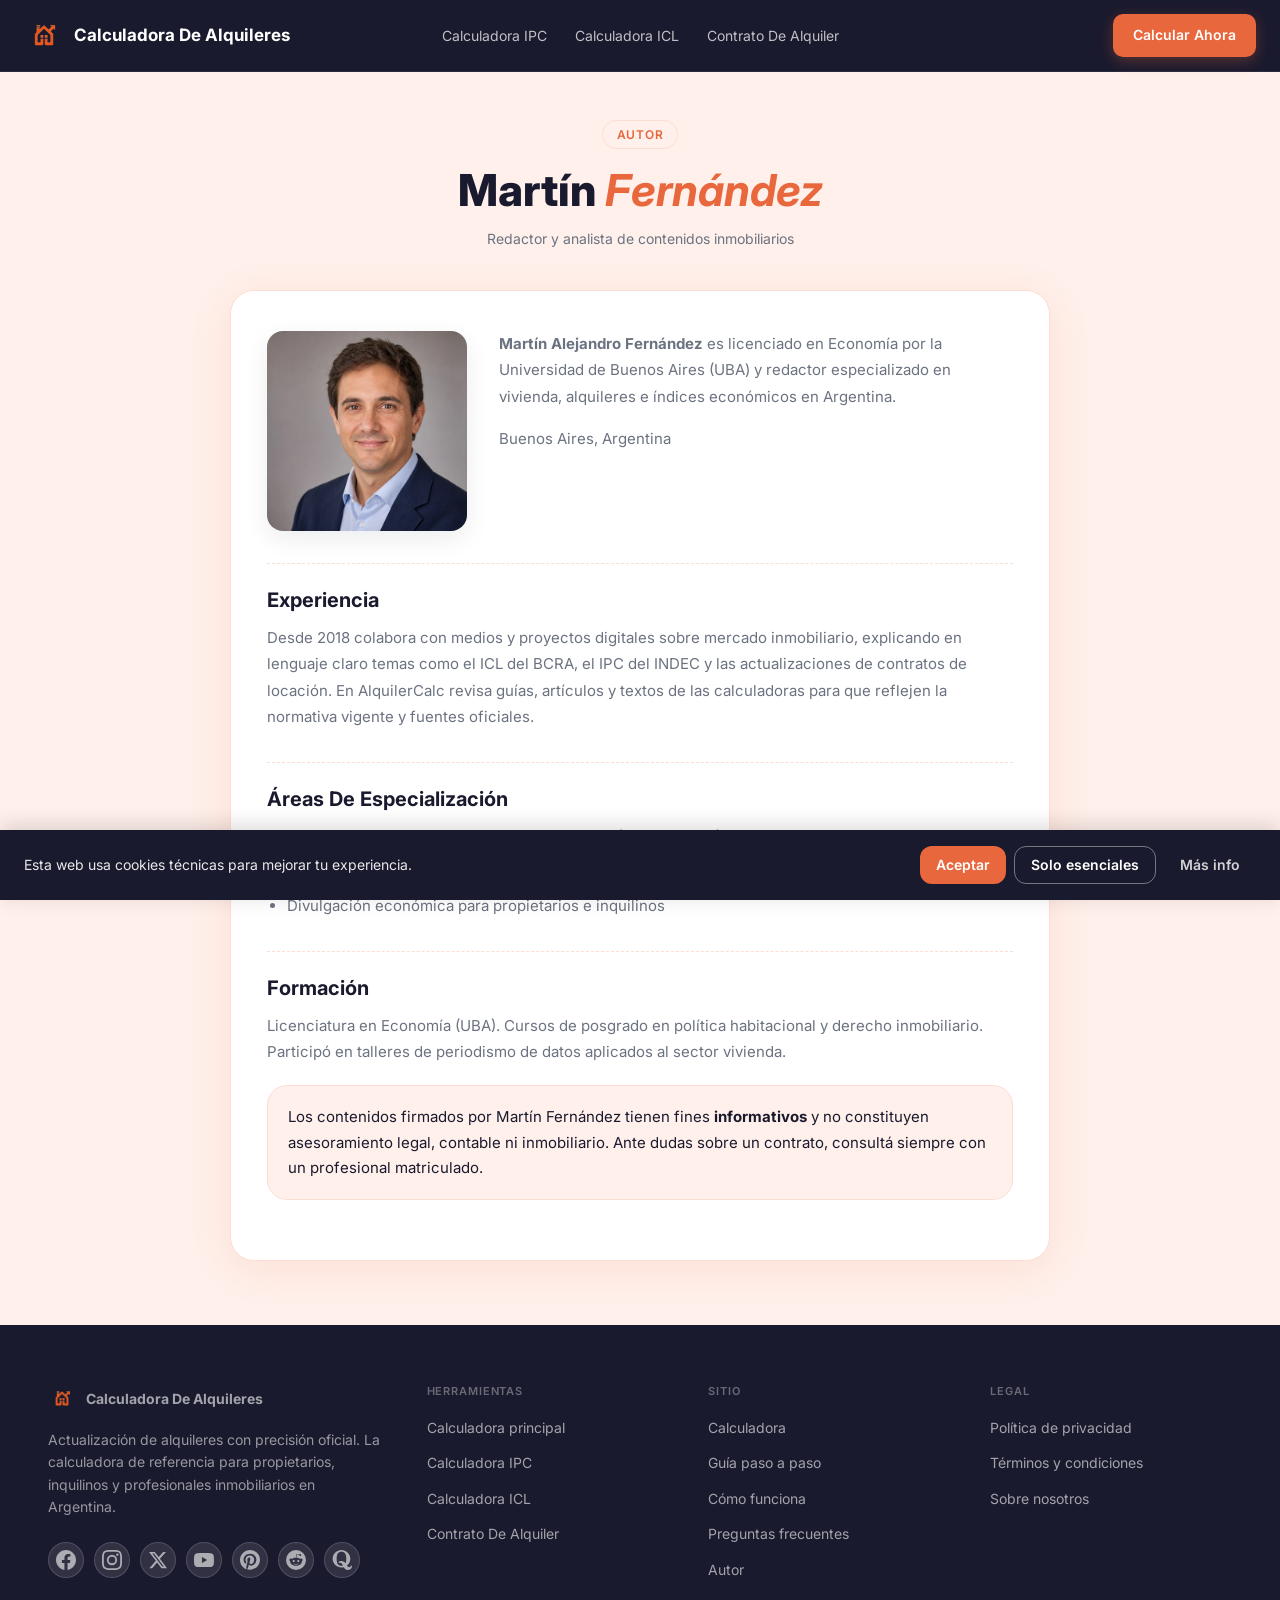
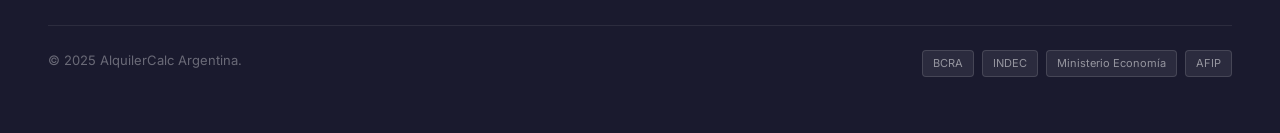
<file: autor.html>
<!DOCTYPE html>
<html lang="es-AR">
<head>
  <meta charset="UTF-8">
  <meta name="viewport" content="width=device-width, initial-scale=1.0, maximum-scale=5.0">
  <meta name="robots" content="noindex, nofollow">
  <meta name="description" content="Martín Fernández — redactor y analista de contenidos sobre alquileres e índices oficiales en Argentina.">
  <link rel="canonical" href="https://calculadoraalquileres.com.ar/autor.html">
  <meta property="og:title" content="Martín Fernández | Autor | AlquilerCalc">
  <meta property="og:description" content="Martín Fernández — redactor y analista de contenidos sobre alquileres e índices oficiales en Argentina.">
  <meta property="og:image" content="https://calculadoradealquileres.ar/images/hero-preview.webp">
  <meta property="og:image:width" content="1200">
  <meta property="og:image:height" content="630">
  <meta property="og:image:alt" content="Calculadora de Alquileres Argentina">
  <meta property="og:site_name" content="Calculadora de Alquileres">
  <meta property="og:type" content="website">
  <meta property="og:url" content="https://calculadoraalquileres.com.ar/autor.html">
  <meta property="og:locale" content="es_AR">
  <meta name="twitter:card" content="summary_large_image">
  <meta name="twitter:title" content="Martín Fernández | Autor | AlquilerCalc">
  <meta name="twitter:description" content="Martín Fernández — redactor y analista de contenidos sobre alquileres e índices oficiales en Argentina.">
  <meta name="twitter:image" content="https://calculadoradealquileres.ar/images/hero-preview.webp">
  <title>Martín Fernández | Autor | AlquilerCalc</title>
  <link rel="icon" type="image/webp" href="favicon.webp">
  <link href="https://fonts.googleapis.com/css2?family=Inter:wght@300;400;500;600;700;800&display=swap" rel="stylesheet">
  <link rel="stylesheet" href="css/style.css">
  <link rel="stylesheet" href="css/home-premium.css?v=17">
  <link rel="stylesheet" href="css/mobile.css?v=3">
  <script type="application/ld+json">
  {
    "@context": "https://schema.org",
    "@type": "BreadcrumbList",
    "itemListElement": [
      {
        "@type": "ListItem",
        "position": 1,
        "name": "Inicio",
        "item": "https://calculadoradealquileres.ar"
      },
      {
        "@type": "ListItem",
        "position": 2,
        "name": "Martín Fernández | Autor | AlquilerCalc",
        "item": "https://calculadoraalquileres.com.ar/autor.html"
      }
    ]
  }
  </script>
  <script type="application/ld+json">
  {
    "@context": "https://schema.org",
    "@type": "Organization",
    "@id": "https://calculadoradealquileres.ar/#organization",
    "name": "Calculadora de Alquileres",
    "alternateName": "AlquilerCalc",
    "url": "https://calculadoradealquileres.ar",
    "logo": "https://calculadoradealquileres.ar/assets/logo-mark.webp"
  }
  </script>
  <script type="application/ld+json">
  {
    "@context": "https://schema.org",
    "@type": "WebPage",
    "name": "Martín Fernández | Autor | AlquilerCalc",
    "description": "Martín Fernández — redactor y analista de contenidos sobre alquileres e índices oficiales en Argentina.",
    "url": "https://calculadoraalquileres.com.ar/autor.html",
    "inLanguage": "es-AR",
    "isPartOf": {
      "@type": "WebSite",
      "name": "Calculadora de Alquileres",
      "url": "https://calculadoradealquileres.ar"
    },
    "publisher": {
      "@id": "https://calculadoradealquileres.ar/#organization"
    }
  }
  </script>
  <script type="application/ld+json">
  {
    "@context": "https://schema.org",
    "@type": "WebApplication",
    "name": "Calculadora de Alquileres Argentina | AlquilerCalc",
    "url": "https://calculadoradealquileres.ar/",
    "applicationCategory": "FinanceApplication",
    "operatingSystem": "All",
    "offers": {
      "@type": "Offer",
      "price": "0",
      "priceCurrency": "ARS"
    },
    "description": "Calculadora gratuita de actualización de alquileres con índices oficiales ICL, IPC, CER y Casa Propia."
  }
  </script>
</head>
<body class="page-premium">

  <nav class="navbar" role="navigation" aria-label="Navegación principal">
    <div class="navbar__inner">
      <a href="index.html" class="navbar__logo" aria-label="Calculadora De Alquileres - Inicio">
        <img src="assets/logo-mark.webp" alt="Logo de Calculadora De Alquileres" class="navbar__logo-mark" width="40" height="40">
        Calculadora De Alquileres
      </a>
      <ul class="navbar__links">
        <li><a href="calculadora-ipc/">Calculadora IPC</a></li>
        <li><a href="calculadora-icl.html">Calculadora ICL</a></li>
        <li><a href="contrato-de-alquiler.html">Contrato De Alquiler</a></li>
      </ul>
      <a href="index.html#calculadora" class="navbar__cta">Calcular Ahora</a>
      <button class="navbar__hamburger" aria-label="Abrir menú" aria-expanded="false">
        <span></span><span></span><span></span>
      </button>
    </div>
    <div class="navbar__mobile">
      <ul>
        <li><a href="calculadora-ipc/">Calculadora IPC</a></li>
        <li><a href="calculadora-icl.html">Calculadora ICL</a></li>
        <li><a href="contrato-de-alquiler.html">Contrato De Alquiler</a></li>
        <li><a href="index.html#calculadora" class="navbar__cta">Calcular Ahora</a></li>
      </ul>
    </div>
  </nav>

  <header class="legal-hero">
    <span class="section-pill">AUTOR</span>
    <h1>Martín <span class="kw-highlight">Fernández</span></h1>
    <p class="legal-hero__meta">Redactor y analista de contenidos inmobiliarios</p>
  </header>

  <section class="legal-page-section">
    <div class="legal-doc author-profile">
      <div class="author-profile__header">
        <figure class="author-profile__photo">
          <picture>
            <source srcset="assets/author-martin-fernandez.webp" type="image/webp">
            <img src="assets/author-martin-fernandez.png" alt="Foto de Martín Fernández, autor y redactor de AlquilerCalc especializado en alquileres e índices económicos" width="200" height="200" loading="lazy">
          </picture>
        </figure>
        <div class="author-profile__intro">
          <p><strong>Martín Alejandro Fernández</strong> es licenciado en Economía por la Universidad de Buenos Aires (UBA) y redactor especializado en vivienda, alquileres e índices económicos en Argentina.</p>
          <p class="author-profile__location">Buenos Aires, Argentina</p>
        </div>
      </div>

      <h2>Experiencia</h2>
      <p>Desde 2018 colabora con medios y proyectos digitales sobre mercado inmobiliario, explicando en lenguaje claro temas como el ICL del BCRA, el IPC del INDEC y las actualizaciones de contratos de locación. En AlquilerCalc revisa guías, artículos y textos de las calculadoras para que reflejen la normativa vigente y fuentes oficiales.</p>

      <h2>Áreas De Especialización</h2>
      <ul>
        <li>Actualización de alquileres e índices oficiales (ICL, IPC, CER)</li>
        <li>Ley de Alquileres y marco regulatorio argentino</li>
        <li>Divulgación económica para propietarios e inquilinos</li>
      </ul>

      <h2>Formación</h2>
      <p>Licenciatura en Economía (UBA). Cursos de posgrado en política habitacional y derecho inmobiliario. Participó en talleres de periodismo de datos aplicados al sector vivienda.</p>

      <div class="legal-doc__callout">
        Los contenidos firmados por Martín Fernández tienen fines <strong>informativos</strong> y no constituyen asesoramiento legal, contable ni inmobiliario. Ante dudas sobre un contrato, consultá siempre con un profesional matriculado.
      </div>
    </div>
  </section>

  <footer class="footer">
    <div class="container">
      <div class="footer__grid">
        <div class="footer__brand">
          <a href="index.html" class="footer__logo">
            <img src="assets/logo-mark.webp" alt="Logo de AlquilerCalc — calculadora de alquileres Argentina" class="footer__logo-mark" width="28" height="28">
            Calculadora De Alquileres
          </a>
          <p>Actualización de alquileres con precisión oficial. La calculadora de referencia para propietarios, inquilinos y profesionales inmobiliarios en Argentina.</p>
          <div class="footer__social">
            <a href="https://www.facebook.com/AlquilerCalc" target="_blank" rel="noopener noreferrer" aria-label="Facebook"><svg viewBox="0 0 24 24" fill="currentColor" width="20" height="20" aria-hidden="true"><path d="M24 12.073c0-6.627-5.373-12-12-12s-12 5.373-12 12c0 5.99 4.388 10.954 10.125 11.854v-8.385H7.078v-3.47h3.047V9.43c0-3.007 1.792-4.669 4.533-4.669 1.312 0 2.686.235 2.686.235v2.953H15.83c-1.491 0-1.956.925-1.956 1.874v2.25h3.328l-.532 3.47h-2.796v8.385C19.612 23.027 24 18.062 24 12.073z"/></svg></a>
            <a href="https://www.instagram.com/alquilercalc" target="_blank" rel="noopener noreferrer" aria-label="Instagram"><svg viewBox="0 0 24 24" fill="currentColor" width="20" height="20" aria-hidden="true"><path d="M12 2.163c3.204 0 3.584.012 4.85.07 3.252.148 4.771 1.691 4.919 4.919.058 1.265.069 1.645.069 4.849 0 3.205-.012 3.584-.069 4.849-.149 3.225-1.664 4.771-4.919 4.919-1.266.058-1.644.07-4.85.07-3.204 0-3.584-.012-4.849-.07-3.26-.149-4.771-1.699-4.919-4.92-.058-1.265-.07-1.644-.07-4.849 0-3.204.013-3.583.07-4.849.149-3.227 1.664-4.771 4.919-4.919 1.266-.057 1.645-.069 4.849-.069zM12 0C8.741 0 8.333.014 7.053.072 2.695.272.273 2.69.073 7.052.014 8.333 0 8.741 0 12c0 3.259.014 3.668.072 4.948.2 4.358 2.618 6.78 6.98 6.98C8.333 23.986 8.741 24 12 24c3.259 0 3.668-.014 4.948-.072 4.354-.2 6.782-2.618 6.979-6.98.059-1.28.073-1.689.073-4.948 0-3.259-.014-3.667-.072-4.947-.196-4.354-2.617-6.78-6.979-6.98C15.668.014 15.259 0 12 0zm0 5.838a6.162 6.162 0 100 12.324 6.162 6.162 0 000-12.324zM12 16a4 4 0 110-8 4 4 0 010 8zm6.406-11.845a1.44 1.44 0 100 2.881 1.44 1.44 0 000-2.881z"/></svg></a>
            <a href="https://x.com/AlquilerCalc" target="_blank" rel="noopener noreferrer" aria-label="X"><svg viewBox="0 0 24 24" fill="currentColor" width="20" height="20" aria-hidden="true"><path d="M18.244 2.25h3.308l-7.227 8.26 8.502 11.24H16.17l-5.214-6.817L4.99 21.75H1.68l7.73-8.835L1.254 2.25H8.08l4.713 6.231zm-1.161 17.52h1.833L7.084 4.126H5.117z"/></svg></a>
            <a href="https://www.youtube.com/@AlquilerCalc" target="_blank" rel="noopener noreferrer" aria-label="YouTube"><svg viewBox="0 0 24 24" fill="currentColor" width="20" height="20" aria-hidden="true"><path d="M23.498 6.186a3.016 3.016 0 0 0-2.122-2.136C19.505 3.545 12 3.545 12 3.545s-7.505 0-9.377.505A3.017 3.017 0 0 0 .502 6.186C0 8.07 0 12 0 12s0 3.93.502 5.814a3.016 3.016 0 0 0 2.122 2.136c1.871.505 9.376.505 9.376.505s7.505 0 9.377-.505a3.015 3.015 0 0 0 2.122-2.136C24 15.93 24 12 24 12s0-3.93-.502-5.814zM9.545 15.568V8.432L15.818 12l-6.273 3.568z"/></svg></a>
            <a href="https://ar.pinterest.com/alquilercalc/" target="_blank" rel="noopener noreferrer" aria-label="Pinterest"><svg viewBox="0 0 24 24" fill="currentColor" width="20" height="20" aria-hidden="true"><path d="M12.017 0C5.396 0 .029 5.367.029 11.987c0 5.079 3.158 9.417 7.618 11.162-.105-.949-.199-2.403.041-3.439.219-.937 1.406-5.957 1.406-5.957s-.359-.719-.359-1.781c0-1.663.967-2.911 2.168-2.911 1.024 0 1.518.769 1.518 1.688 0 1.029-.653 2.567-.992 3.992-.285 1.193.6 2.165 1.775 2.165 2.128 0 3.768-2.245 3.768-5.487 0-2.861-2.063-4.869-5.008-4.869-3.41 0-5.409 2.562-5.409 5.207 0 1.031.383 2.135.862 2.738.095.116.109.217.081.333-.088.375-.293 1.199-.334 1.363-.053.225-.172.271-.402.165-1.495-.695-2.433-2.878-2.433-4.646 0-3.776 2.748-7.252 7.92-7.252 4.158 0 7.392 2.967 7.392 6.923 0 4.135-2.607 7.462-6.233 7.462-1.214 0-2.354-.629-2.758-1.378l-.749 2.848c-.27 1.07-1.004 2.03-1.497 2.727 1.124.347 2.317.535 3.554.535 6.624 0 11.99-5.367 11.99-11.988C24.007 5.367 18.641.001 12.017.001z"/></svg></a>
            <a href="https://www.reddit.com/user/AlquilerCalc/" target="_blank" rel="noopener noreferrer" aria-label="Reddit"><svg viewBox="0 0 24 24" fill="currentColor" width="20" height="20" aria-hidden="true"><path d="M12 0A12 12 0 0 0 0 12a12 12 0 0 0 12 12 12 12 0 0 0 12-12A12 12 0 0 0 12 0zm5.01 4.744c.688 0 1.25.561 1.25 1.249a1.25 1.25 0 0 1-2.498.056l-2.597-.547-.8 3.747c1.824.07 3.48.632 4.674 1.488.308-.309.73-.491 1.207-.491.968 0 1.754.786 1.754 1.754 0 .716-.435 1.333-1.01 1.614a3.111 3.111 0 0 1 .042.52c0 2.694-3.13 4.87-7.004 4.87-3.874 0-7.004-2.176-7.004-4.87 0-.183.015-.366.043-.534A1.748 1.748 0 0 1 4.028 12c0-.968.786-1.754 1.754-1.754.463 0 .898.196 1.207.49 1.207-.883 2.878-1.43 4.744-1.487l.885-4.182a.342.342 0 0 1 .14-.197.35.35 0 0 1 .238-.042l2.906.617a1.214 1.214 0 0 1 1.108-.701zM9.25 12C8.561 12 8 12.562 8 13.25c0 .687.561 1.248 1.25 1.248.687 0 1.248-.561 1.248-1.249 0-.688-.561-1.249-1.249-1.249zm5.5 0c-.687 0-1.248.561-1.248 1.25 0 .687.561 1.248 1.249 1.248.688 0 1.249-.561 1.249-1.249 0-.687-.562-1.249-1.25-1.249zm-5.466 3.99a.327.327 0 0 0-.231.094.33.33 0 0 0 0 .463c.842.842 2.484.913 2.961.913.477 0 2.105-.056 2.961-.913a.361.361 0 0 0 .029-.463.33.33 0 0 0-.464 0c-.547.533-1.684.73-2.512.73-.828 0-1.979-.196-2.512-.73a.326.326 0 0 0-.232-.095z"/></svg></a>
            <a href="https://www.quora.com/profile/AlquilerCalc" target="_blank" rel="noopener noreferrer" aria-label="Quora"><svg viewBox="0 0 16 16" fill="currentColor" width="20" height="20" aria-hidden="true"><path d="M8.73 12.476c-.554-1.091-1.204-2.193-2.473-2.193-.242 0-.484.04-.707.142l-.43-.863c.525-.45 1.373-.808 2.464-.808 1.697 0 2.568.818 3.26 1.86.41-.89.605-2.093.605-3.584 0-3.724-1.165-5.636-3.885-5.636-2.68 0-3.839 1.912-3.839 5.636 0 3.704 1.159 5.596 3.84 5.596.425 0 .811-.046 1.166-.15Zm.665 1.3a7 7 0 0 1-1.83.244C3.994 14.02.5 11.172.5 7.03.5 2.849 3.995 0 7.564 0c3.63 0 7.09 2.828 7.09 7.03 0 2.337-1.09 4.236-2.675 5.464.512.767 1.04 1.277 1.773 1.277.802 0 1.125-.62 1.179-1.105h1.043c.061.647-.262 3.334-3.178 3.334-1.767 0-2.7-1.024-3.4-2.224Z"/></svg></a>
          </div>


        </div>
        <div>
          <h4>Herramientas</h4>
          <ul>
            <li><a href="index.html">Calculadora principal</a></li>
            <li><a href="calculadora-ipc/">Calculadora IPC</a></li>
            <li><a href="calculadora-icl.html">Calculadora ICL</a></li>
            <li><a href="contrato-de-alquiler.html">Contrato De Alquiler</a></li>
          </ul>
        </div>
        <div>
          <h4>Sitio</h4>
          <ul>
            <li><a href="index.html#calculadora">Calculadora</a></li>
            <li><a href="index.html#guia-pasos">Guía paso a paso</a></li>
            <li><a href="index.html#como-funciona">Cómo funciona</a></li>
            <li><a href="index.html#faq">Preguntas frecuentes</a></li>
            <li><a href="autor.html">Autor</a></li>
          </ul>
        </div>
        <div>
          <h4>Legal</h4>
          <ul>
            <li><a href="politica-privacidad.html">Política de privacidad</a></li>
            <li><a href="terminos-condiciones.html">Términos y condiciones</a></li>
            <li><a href="sobre-nosotros.html">Sobre nosotros</a></li>
          </ul>
        </div>
      </div>
      <div class="footer__bottom">
        <div class="footer__bottom-left">
          <p>&copy; 2025 AlquilerCalc Argentina.</p>
        </div>
        <div class="footer__official" aria-label="Fuentes oficiales de datos">
          <span>BCRA</span>
          <span>INDEC</span>
          <span>Ministerio Economía</span>
          <span>AFIP</span>
        </div>
      </div>
    </div>
  </footer>

  <script src="js/main.js" defer></script>
  <script src="js/home-premium.js?v=12" defer></script>
</body>
</html>
</file>
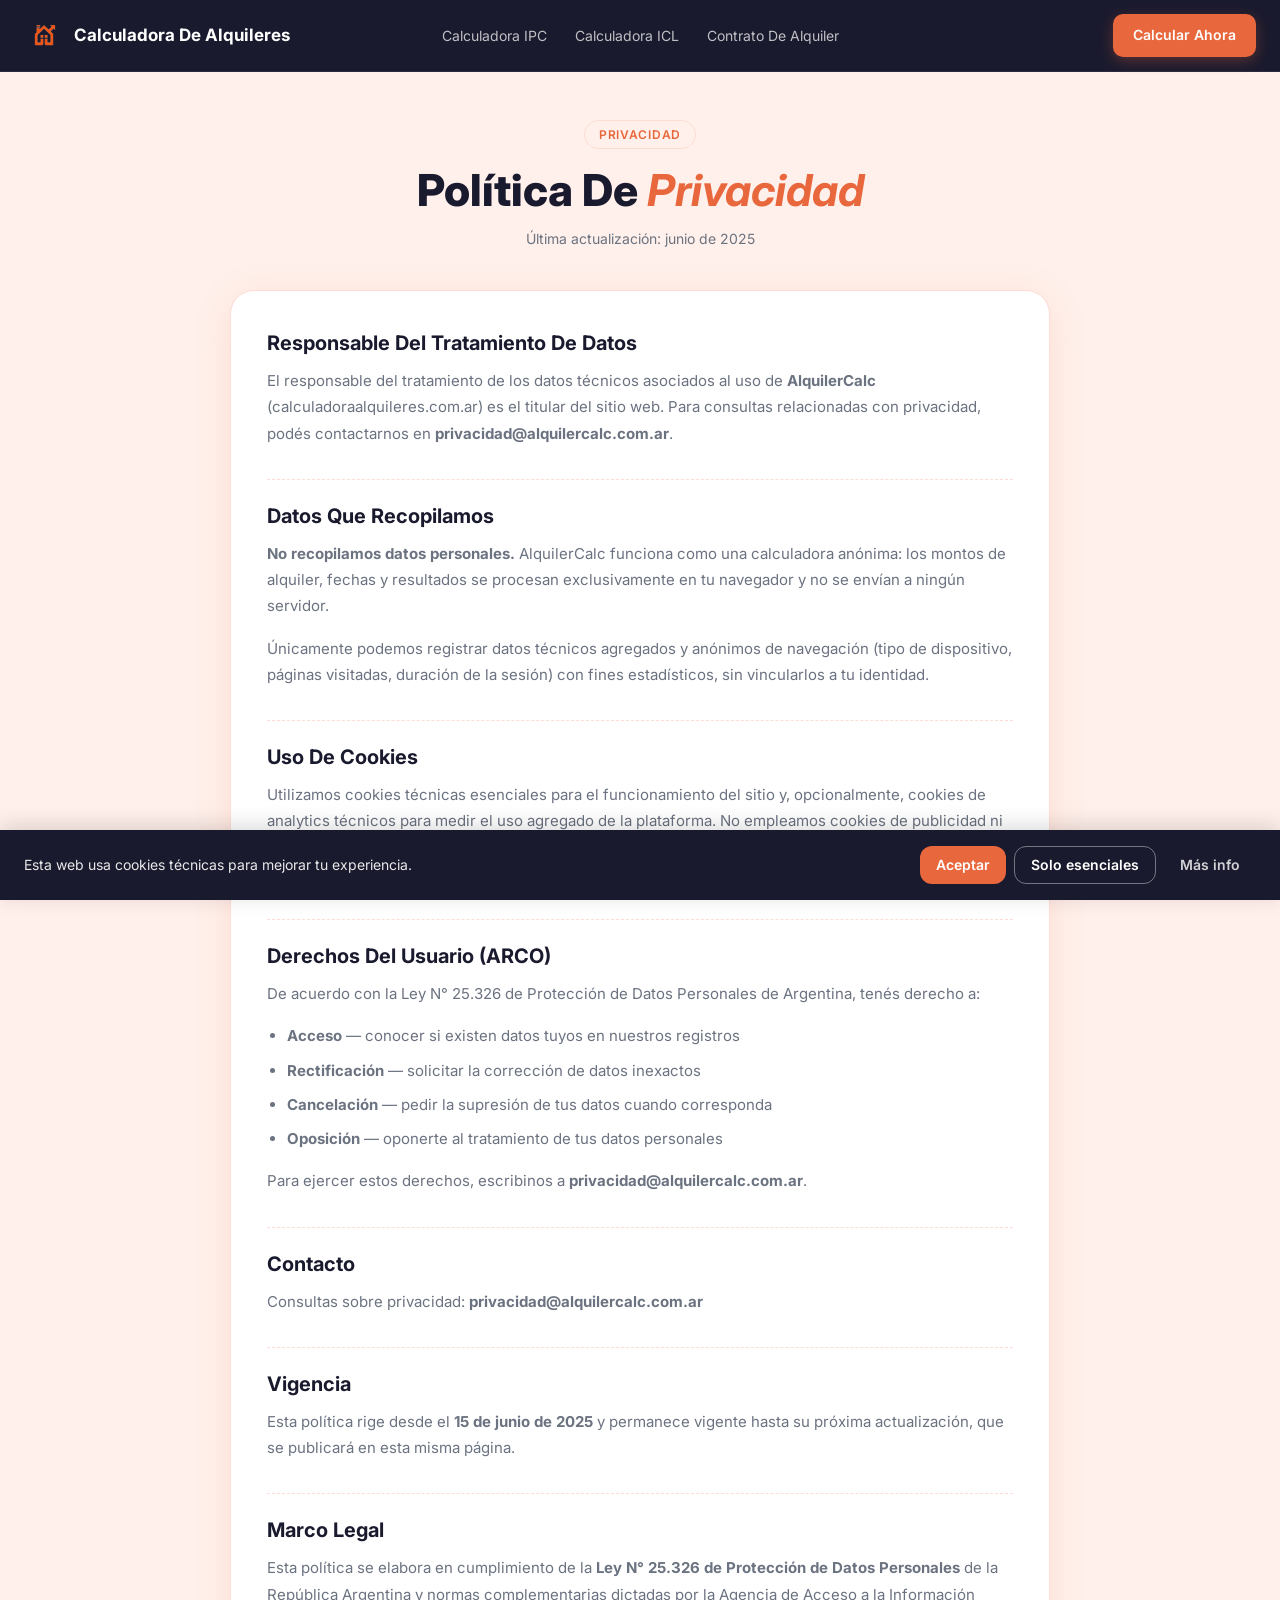
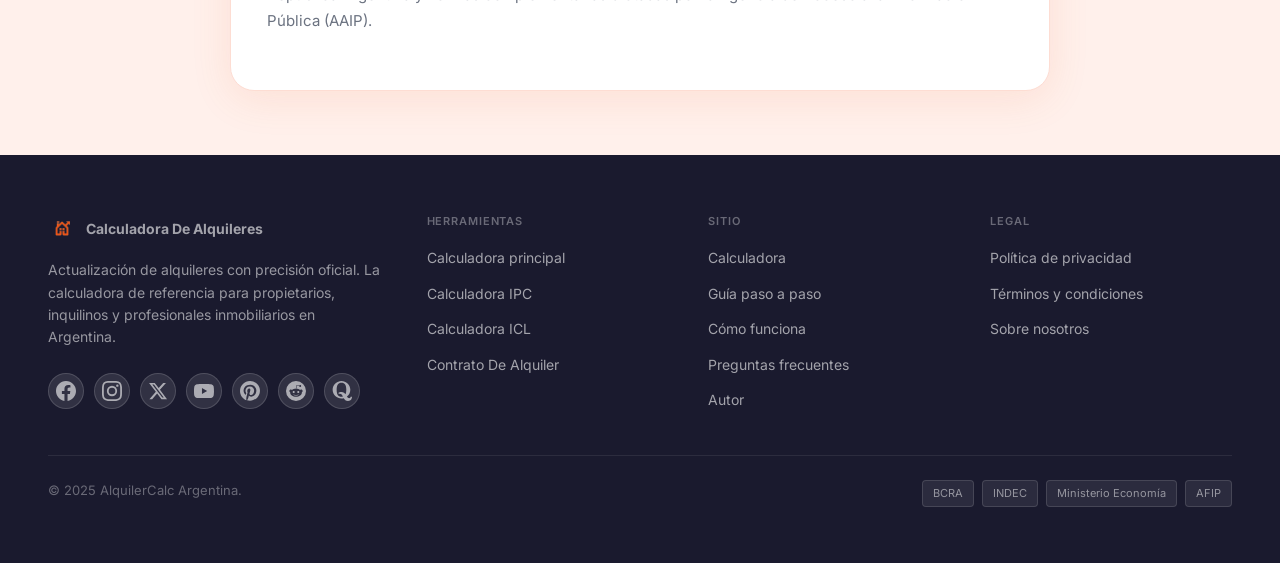
<file: politica-privacidad.html>
<!DOCTYPE html>
<html lang="es-AR">
<head>
  <meta charset="UTF-8">
  <meta name="viewport" content="width=device-width, initial-scale=1.0, maximum-scale=5.0">
  <meta name="robots" content="noindex, nofollow">
  <meta name="description" content="Política de privacidad de AlquilerCalc — Cómo tratamos tus datos al usar la calculadora de alquileres Argentina.">
  <link rel="canonical" href="https://calculadoraalquileres.com.ar/politica-privacidad.html">
  <meta property="og:title" content="Política de Privacidad | AlquilerCalc">
  <meta property="og:description" content="Política de privacidad de AlquilerCalc — Calculadora anónima sin recopilación de datos personales.">
  <meta property="og:image" content="https://calculadoradealquileres.ar/images/hero-preview.webp">
  <meta property="og:image:width" content="1200">
  <meta property="og:image:height" content="630">
  <meta property="og:image:alt" content="Calculadora de Alquileres Argentina">
  <meta property="og:site_name" content="Calculadora de Alquileres">
  <meta property="og:type" content="website">
  <meta property="og:url" content="https://calculadoraalquileres.com.ar/politica-privacidad.html">
  <meta property="og:locale" content="es_AR">
  <meta name="twitter:card" content="summary_large_image">
  <meta name="twitter:title" content="Política de Privacidad | AlquilerCalc">
  <meta name="twitter:description" content="Política de privacidad de AlquilerCalc — Calculadora anónima sin recopilación de datos personales.">
  <meta name="twitter:image" content="https://calculadoradealquileres.ar/images/hero-preview.webp">
  <title>Política de Privacidad | AlquilerCalc</title>
  <link rel="icon" type="image/webp" href="favicon.webp">
  <link href="https://fonts.googleapis.com/css2?family=Inter:wght@300;400;500;600;700;800&display=swap" rel="stylesheet">
  <link rel="stylesheet" href="css/style.css">
  <link rel="stylesheet" href="css/home-premium.css?v=17">
  <link rel="stylesheet" href="css/mobile.css?v=3">
  <script type="application/ld+json">
  {
    "@context": "https://schema.org",
    "@type": "BreadcrumbList",
    "itemListElement": [
      {
        "@type": "ListItem",
        "position": 1,
        "name": "Inicio",
        "item": "https://calculadoradealquileres.ar"
      },
      {
        "@type": "ListItem",
        "position": 2,
        "name": "Política de Privacidad | AlquilerCalc",
        "item": "https://calculadoraalquileres.com.ar/politica-privacidad.html"
      }
    ]
  }
  </script>
  <script type="application/ld+json">
  {
    "@context": "https://schema.org",
    "@type": "Organization",
    "@id": "https://calculadoradealquileres.ar/#organization",
    "name": "Calculadora de Alquileres",
    "alternateName": "AlquilerCalc",
    "url": "https://calculadoradealquileres.ar",
    "logo": "https://calculadoradealquileres.ar/assets/logo-mark.webp"
  }
  </script>
  <script type="application/ld+json">
  {
    "@context": "https://schema.org",
    "@type": "WebPage",
    "name": "Política de Privacidad | AlquilerCalc",
    "description": "Política de privacidad de AlquilerCalc — Cómo tratamos tus datos al usar la calculadora de alquileres Argentina.",
    "url": "https://calculadoraalquileres.com.ar/politica-privacidad.html",
    "inLanguage": "es-AR",
    "isPartOf": {
      "@type": "WebSite",
      "name": "Calculadora de Alquileres",
      "url": "https://calculadoradealquileres.ar"
    },
    "publisher": {
      "@id": "https://calculadoradealquileres.ar/#organization"
    }
  }
  </script>
  <script type="application/ld+json">
  {
    "@context": "https://schema.org",
    "@type": "WebApplication",
    "name": "Calculadora de Alquileres Argentina | AlquilerCalc",
    "url": "https://calculadoradealquileres.ar/",
    "applicationCategory": "FinanceApplication",
    "operatingSystem": "All",
    "offers": {
      "@type": "Offer",
      "price": "0",
      "priceCurrency": "ARS"
    },
    "description": "Calculadora gratuita de actualización de alquileres con índices oficiales ICL, IPC, CER y Casa Propia."
  }
  </script>
</head>
<body class="page-premium">

  <nav class="navbar" role="navigation" aria-label="Navegación principal">
    <div class="navbar__inner">
      <a href="index.html" class="navbar__logo" aria-label="Calculadora De Alquileres - Inicio">
        <img src="assets/logo-mark.webp" alt="Logo de Calculadora De Alquileres" class="navbar__logo-mark" width="40" height="40">
        Calculadora De Alquileres
      </a>
      <ul class="navbar__links">
        <li><a href="calculadora-ipc/">Calculadora IPC</a></li>
        <li><a href="calculadora-icl.html">Calculadora ICL</a></li>
        <li><a href="contrato-de-alquiler.html">Contrato De Alquiler</a></li>
      </ul>
      <a href="index.html#calculadora" class="navbar__cta">Calcular Ahora</a>
      <button class="navbar__hamburger" aria-label="Abrir menú" aria-expanded="false">
        <span></span><span></span><span></span>
      </button>
    </div>
    <div class="navbar__mobile">
      <ul>
        <li><a href="calculadora-ipc/">Calculadora IPC</a></li>
        <li><a href="calculadora-icl.html">Calculadora ICL</a></li>
        <li><a href="contrato-de-alquiler.html">Contrato De Alquiler</a></li>
        <li><a href="index.html#calculadora" class="navbar__cta">Calcular Ahora</a></li>
      </ul>
    </div>
  </nav>

  <header class="legal-hero">
    <span class="section-pill">PRIVACIDAD</span>
    <h1>Política De <span class="kw-highlight">Privacidad</span></h1>
    <p class="legal-hero__meta">Última actualización: junio de 2025</p>
  </header>

  <section class="legal-page-section">
    <div class="legal-doc">
      <h2>Responsable Del Tratamiento De Datos</h2>
      <p>El responsable del tratamiento de los datos técnicos asociados al uso de <strong>AlquilerCalc</strong> (calculadoraalquileres.com.ar) es el titular del sitio web. Para consultas relacionadas con privacidad, podés contactarnos en <strong>privacidad@alquilercalc.com.ar</strong>.</p>

      <h2>Datos Que Recopilamos</h2>
      <p><strong>No recopilamos datos personales.</strong> AlquilerCalc funciona como una calculadora anónima: los montos de alquiler, fechas y resultados se procesan exclusivamente en tu navegador y no se envían a ningún servidor.</p>
      <p>Únicamente podemos registrar datos técnicos agregados y anónimos de navegación (tipo de dispositivo, páginas visitadas, duración de la sesión) con fines estadísticos, sin vincularlos a tu identidad.</p>

      <h2>Uso De Cookies</h2>
      <p>Utilizamos cookies técnicas esenciales para el funcionamiento del sitio y, opcionalmente, cookies de analytics técnicos para medir el uso agregado de la plataforma. No empleamos cookies de publicidad ni de seguimiento personalizado. Podés configurar tu navegador para rechazarlas, aunque algunas funciones podrían verse limitadas.</p>

      <h2>Derechos Del Usuario (ARCO)</h2>
      <p>De acuerdo con la Ley N° 25.326 de Protección de Datos Personales de Argentina, tenés derecho a:</p>
      <ul>
        <li><strong>Acceso</strong> — conocer si existen datos tuyos en nuestros registros</li>
        <li><strong>Rectificación</strong> — solicitar la corrección de datos inexactos</li>
        <li><strong>Cancelación</strong> — pedir la supresión de tus datos cuando corresponda</li>
        <li><strong>Oposición</strong> — oponerte al tratamiento de tus datos personales</li>
      </ul>
      <p>Para ejercer estos derechos, escribinos a <strong>privacidad@alquilercalc.com.ar</strong>.</p>

      <h2>Contacto</h2>
      <p>Consultas sobre privacidad: <strong>privacidad@alquilercalc.com.ar</strong></p>

      <h2>Vigencia</h2>
      <p>Esta política rige desde el <strong>15 de junio de 2025</strong> y permanece vigente hasta su próxima actualización, que se publicará en esta misma página.</p>

      <h2>Marco Legal</h2>
      <p>Esta política se elabora en cumplimiento de la <strong>Ley N° 25.326 de Protección de Datos Personales</strong> de la República Argentina y normas complementarias dictadas por la Agencia de Acceso a la Información Pública (AAIP).</p>
    </div>
  </section>

  <footer class="footer">
    <div class="container">
      <div class="footer__grid">
        <div class="footer__brand">
          <a href="index.html" class="footer__logo">
            <img src="assets/logo-mark.webp" alt="Logo de AlquilerCalc — calculadora de alquileres Argentina" class="footer__logo-mark" width="28" height="28">
            Calculadora De Alquileres
          </a>
          <p>Actualización de alquileres con precisión oficial. La calculadora de referencia para propietarios, inquilinos y profesionales inmobiliarios en Argentina.</p>
          <div class="footer__social">
            <a href="https://www.facebook.com/AlquilerCalc" target="_blank" rel="noopener noreferrer" aria-label="Facebook"><svg viewBox="0 0 24 24" fill="currentColor" width="20" height="20" aria-hidden="true"><path d="M24 12.073c0-6.627-5.373-12-12-12s-12 5.373-12 12c0 5.99 4.388 10.954 10.125 11.854v-8.385H7.078v-3.47h3.047V9.43c0-3.007 1.792-4.669 4.533-4.669 1.312 0 2.686.235 2.686.235v2.953H15.83c-1.491 0-1.956.925-1.956 1.874v2.25h3.328l-.532 3.47h-2.796v8.385C19.612 23.027 24 18.062 24 12.073z"/></svg></a>
            <a href="https://www.instagram.com/alquilercalc" target="_blank" rel="noopener noreferrer" aria-label="Instagram"><svg viewBox="0 0 24 24" fill="currentColor" width="20" height="20" aria-hidden="true"><path d="M12 2.163c3.204 0 3.584.012 4.85.07 3.252.148 4.771 1.691 4.919 4.919.058 1.265.069 1.645.069 4.849 0 3.205-.012 3.584-.069 4.849-.149 3.225-1.664 4.771-4.919 4.919-1.266.058-1.644.07-4.85.07-3.204 0-3.584-.012-4.849-.07-3.26-.149-4.771-1.699-4.919-4.92-.058-1.265-.07-1.644-.07-4.849 0-3.204.013-3.583.07-4.849.149-3.227 1.664-4.771 4.919-4.919 1.266-.057 1.645-.069 4.849-.069zM12 0C8.741 0 8.333.014 7.053.072 2.695.272.273 2.69.073 7.052.014 8.333 0 8.741 0 12c0 3.259.014 3.668.072 4.948.2 4.358 2.618 6.78 6.98 6.98C8.333 23.986 8.741 24 12 24c3.259 0 3.668-.014 4.948-.072 4.354-.2 6.782-2.618 6.979-6.98.059-1.28.073-1.689.073-4.948 0-3.259-.014-3.667-.072-4.947-.196-4.354-2.617-6.78-6.979-6.98C15.668.014 15.259 0 12 0zm0 5.838a6.162 6.162 0 100 12.324 6.162 6.162 0 000-12.324zM12 16a4 4 0 110-8 4 4 0 010 8zm6.406-11.845a1.44 1.44 0 100 2.881 1.44 1.44 0 000-2.881z"/></svg></a>
            <a href="https://x.com/AlquilerCalc" target="_blank" rel="noopener noreferrer" aria-label="X"><svg viewBox="0 0 24 24" fill="currentColor" width="20" height="20" aria-hidden="true"><path d="M18.244 2.25h3.308l-7.227 8.26 8.502 11.24H16.17l-5.214-6.817L4.99 21.75H1.68l7.73-8.835L1.254 2.25H8.08l4.713 6.231zm-1.161 17.52h1.833L7.084 4.126H5.117z"/></svg></a>
            <a href="https://www.youtube.com/@AlquilerCalc" target="_blank" rel="noopener noreferrer" aria-label="YouTube"><svg viewBox="0 0 24 24" fill="currentColor" width="20" height="20" aria-hidden="true"><path d="M23.498 6.186a3.016 3.016 0 0 0-2.122-2.136C19.505 3.545 12 3.545 12 3.545s-7.505 0-9.377.505A3.017 3.017 0 0 0 .502 6.186C0 8.07 0 12 0 12s0 3.93.502 5.814a3.016 3.016 0 0 0 2.122 2.136c1.871.505 9.376.505 9.376.505s7.505 0 9.377-.505a3.015 3.015 0 0 0 2.122-2.136C24 15.93 24 12 24 12s0-3.93-.502-5.814zM9.545 15.568V8.432L15.818 12l-6.273 3.568z"/></svg></a>
            <a href="https://ar.pinterest.com/alquilercalc/" target="_blank" rel="noopener noreferrer" aria-label="Pinterest"><svg viewBox="0 0 24 24" fill="currentColor" width="20" height="20" aria-hidden="true"><path d="M12.017 0C5.396 0 .029 5.367.029 11.987c0 5.079 3.158 9.417 7.618 11.162-.105-.949-.199-2.403.041-3.439.219-.937 1.406-5.957 1.406-5.957s-.359-.719-.359-1.781c0-1.663.967-2.911 2.168-2.911 1.024 0 1.518.769 1.518 1.688 0 1.029-.653 2.567-.992 3.992-.285 1.193.6 2.165 1.775 2.165 2.128 0 3.768-2.245 3.768-5.487 0-2.861-2.063-4.869-5.008-4.869-3.41 0-5.409 2.562-5.409 5.207 0 1.031.383 2.135.862 2.738.095.116.109.217.081.333-.088.375-.293 1.199-.334 1.363-.053.225-.172.271-.402.165-1.495-.695-2.433-2.878-2.433-4.646 0-3.776 2.748-7.252 7.92-7.252 4.158 0 7.392 2.967 7.392 6.923 0 4.135-2.607 7.462-6.233 7.462-1.214 0-2.354-.629-2.758-1.378l-.749 2.848c-.27 1.07-1.004 2.03-1.497 2.727 1.124.347 2.317.535 3.554.535 6.624 0 11.99-5.367 11.99-11.988C24.007 5.367 18.641.001 12.017.001z"/></svg></a>
            <a href="https://www.reddit.com/user/AlquilerCalc/" target="_blank" rel="noopener noreferrer" aria-label="Reddit"><svg viewBox="0 0 24 24" fill="currentColor" width="20" height="20" aria-hidden="true"><path d="M12 0A12 12 0 0 0 0 12a12 12 0 0 0 12 12 12 12 0 0 0 12-12A12 12 0 0 0 12 0zm5.01 4.744c.688 0 1.25.561 1.25 1.249a1.25 1.25 0 0 1-2.498.056l-2.597-.547-.8 3.747c1.824.07 3.48.632 4.674 1.488.308-.309.73-.491 1.207-.491.968 0 1.754.786 1.754 1.754 0 .716-.435 1.333-1.01 1.614a3.111 3.111 0 0 1 .042.52c0 2.694-3.13 4.87-7.004 4.87-3.874 0-7.004-2.176-7.004-4.87 0-.183.015-.366.043-.534A1.748 1.748 0 0 1 4.028 12c0-.968.786-1.754 1.754-1.754.463 0 .898.196 1.207.49 1.207-.883 2.878-1.43 4.744-1.487l.885-4.182a.342.342 0 0 1 .14-.197.35.35 0 0 1 .238-.042l2.906.617a1.214 1.214 0 0 1 1.108-.701zM9.25 12C8.561 12 8 12.562 8 13.25c0 .687.561 1.248 1.25 1.248.687 0 1.248-.561 1.248-1.249 0-.688-.561-1.249-1.249-1.249zm5.5 0c-.687 0-1.248.561-1.248 1.25 0 .687.561 1.248 1.249 1.248.688 0 1.249-.561 1.249-1.249 0-.687-.562-1.249-1.25-1.249zm-5.466 3.99a.327.327 0 0 0-.231.094.33.33 0 0 0 0 .463c.842.842 2.484.913 2.961.913.477 0 2.105-.056 2.961-.913a.361.361 0 0 0 .029-.463.33.33 0 0 0-.464 0c-.547.533-1.684.73-2.512.73-.828 0-1.979-.196-2.512-.73a.326.326 0 0 0-.232-.095z"/></svg></a>
            <a href="https://www.quora.com/profile/AlquilerCalc" target="_blank" rel="noopener noreferrer" aria-label="Quora"><svg viewBox="0 0 16 16" fill="currentColor" width="20" height="20" aria-hidden="true"><path d="M8.73 12.476c-.554-1.091-1.204-2.193-2.473-2.193-.242 0-.484.04-.707.142l-.43-.863c.525-.45 1.373-.808 2.464-.808 1.697 0 2.568.818 3.26 1.86.41-.89.605-2.093.605-3.584 0-3.724-1.165-5.636-3.885-5.636-2.68 0-3.839 1.912-3.839 5.636 0 3.704 1.159 5.596 3.84 5.596.425 0 .811-.046 1.166-.15Zm.665 1.3a7 7 0 0 1-1.83.244C3.994 14.02.5 11.172.5 7.03.5 2.849 3.995 0 7.564 0c3.63 0 7.09 2.828 7.09 7.03 0 2.337-1.09 4.236-2.675 5.464.512.767 1.04 1.277 1.773 1.277.802 0 1.125-.62 1.179-1.105h1.043c.061.647-.262 3.334-3.178 3.334-1.767 0-2.7-1.024-3.4-2.224Z"/></svg></a>
          </div>


        </div>
        <div>
          <h4>Herramientas</h4>
          <ul>
            <li><a href="index.html">Calculadora principal</a></li>
            <li><a href="calculadora-ipc/">Calculadora IPC</a></li>
            <li><a href="calculadora-icl.html">Calculadora ICL</a></li>
            <li><a href="contrato-de-alquiler.html">Contrato De Alquiler</a></li>
          </ul>
        </div>
        <div>
          <h4>Sitio</h4>
          <ul>
            <li><a href="index.html#calculadora">Calculadora</a></li>
            <li><a href="index.html#guia-pasos">Guía paso a paso</a></li>
            <li><a href="index.html#como-funciona">Cómo funciona</a></li>
            <li><a href="index.html#faq">Preguntas frecuentes</a></li>
            <li><a href="autor.html">Autor</a></li>
          </ul>
        </div>
        <div>
          <h4>Legal</h4>
          <ul>
            <li><a href="politica-privacidad.html">Política de privacidad</a></li>
            <li><a href="terminos-condiciones.html">Términos y condiciones</a></li>
            <li><a href="sobre-nosotros.html">Sobre nosotros</a></li>
          </ul>
        </div>
      </div>
      <div class="footer__bottom">
        <div class="footer__bottom-left">
          <p>&copy; 2025 AlquilerCalc Argentina.</p>
        </div>
        <div class="footer__official" aria-label="Fuentes oficiales de datos">
          <span>BCRA</span>
          <span>INDEC</span>
          <span>Ministerio Economía</span>
          <span>AFIP</span>
        </div>
      </div>
    </div>
  </footer>

  <script src="js/main.js" defer></script>
  <script src="js/home-premium.js?v=12" defer></script>
</body>
</html>
</file>
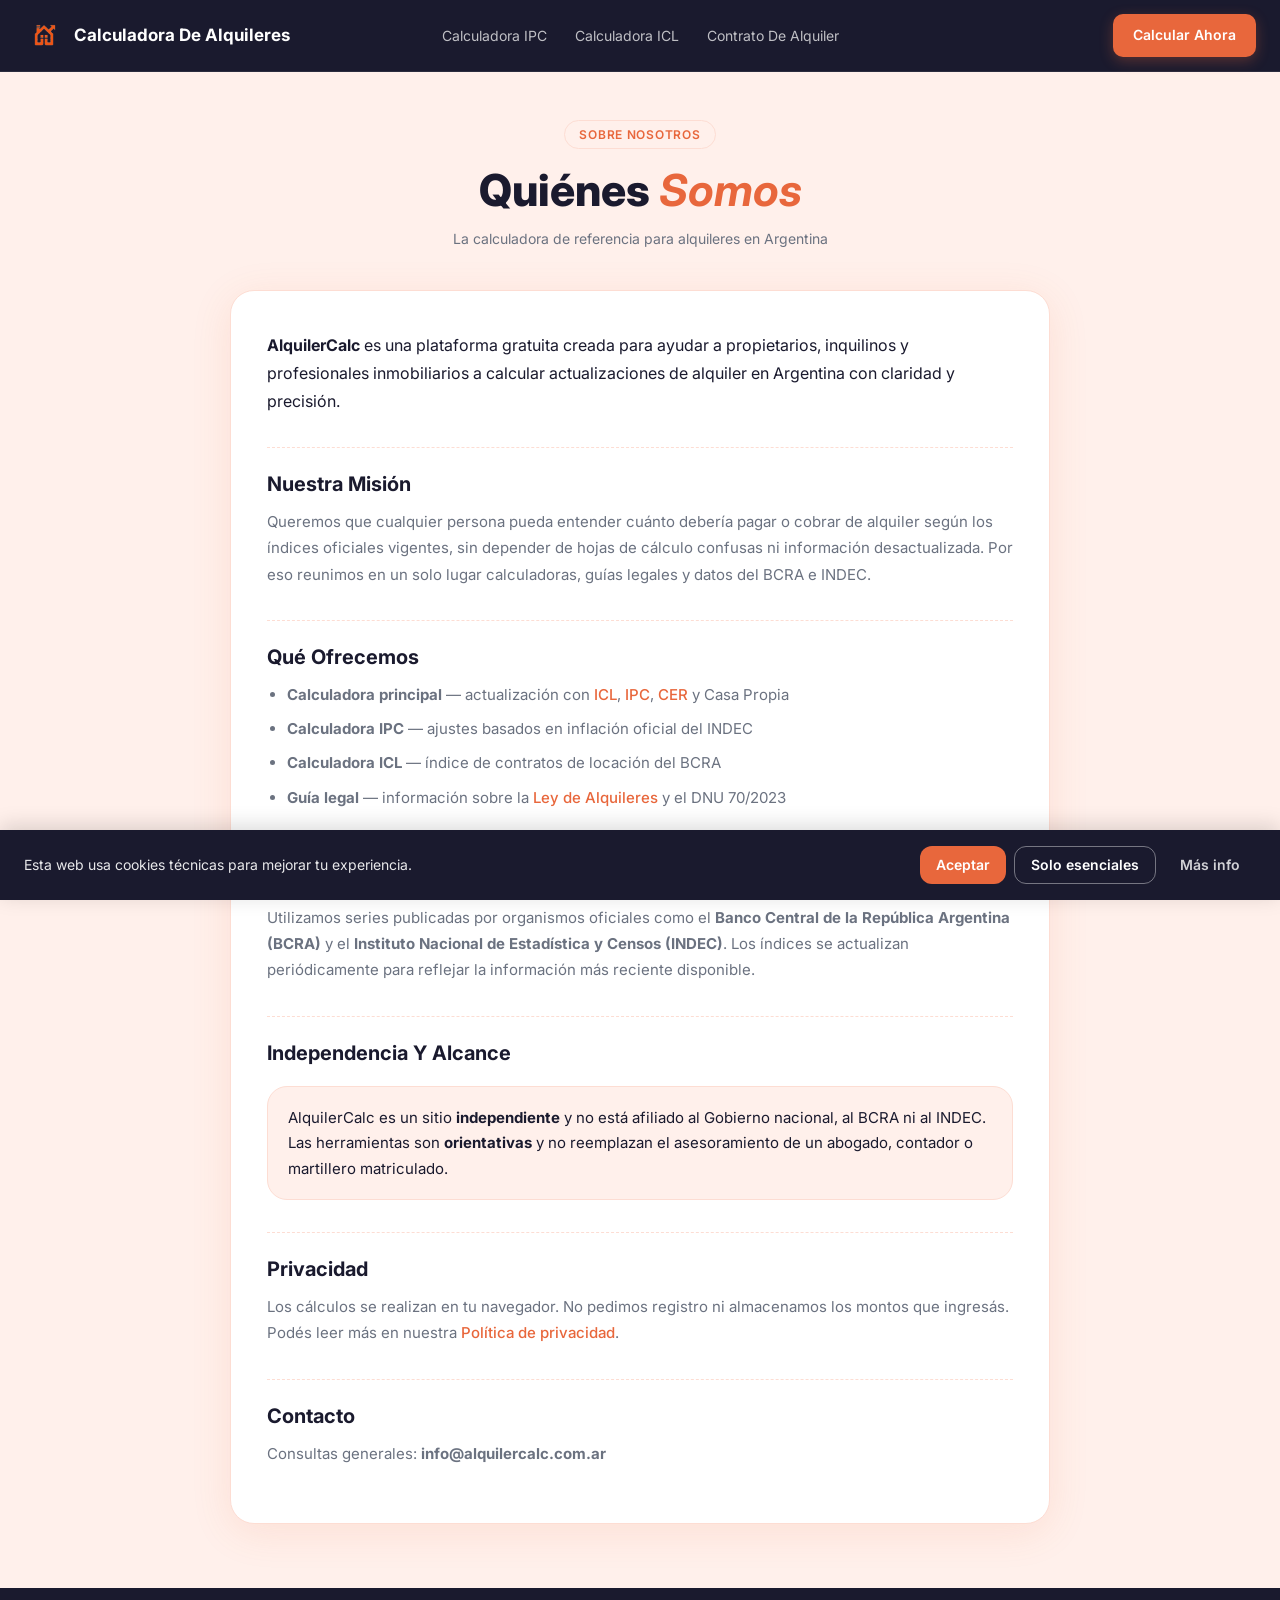
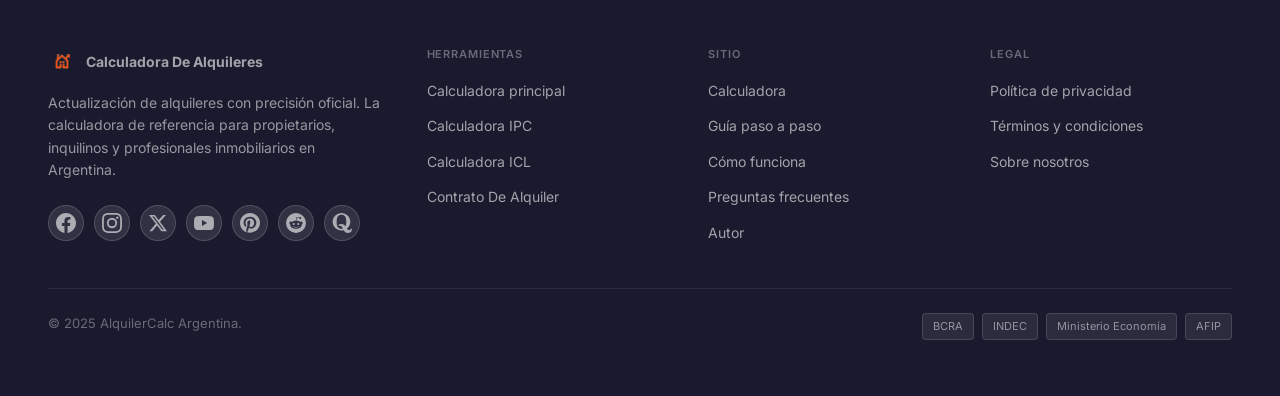
<file: sobre-nosotros.html>
<!DOCTYPE html>
<html lang="es-AR">
<head>
  <meta charset="UTF-8">
  <meta name="viewport" content="width=device-width, initial-scale=1.0, maximum-scale=5.0">
  <meta name="robots" content="index, follow">
  <meta name="description" content="Conocé AlquilerCalc: la calculadora gratuita de alquileres en Argentina con índices oficiales del BCRA e INDEC.">
  <link rel="canonical" href="https://calculadoraalquileres.com.ar/sobre-nosotros.html">
  <meta property="og:title" content="Sobre Nosotros | AlquilerCalc">
  <meta property="og:description" content="AlquilerCalc ayuda a propietarios e inquilinos a calcular actualizaciones de alquiler con datos oficiales.">
  <meta property="og:image" content="https://calculadoradealquileres.ar/images/hero-preview.webp">
  <meta property="og:image:width" content="1200">
  <meta property="og:image:height" content="630">
  <meta property="og:image:alt" content="Calculadora de Alquileres Argentina">
  <meta property="og:site_name" content="Calculadora de Alquileres">
  <meta property="og:type" content="website">
  <meta property="og:url" content="https://calculadoraalquileres.com.ar/sobre-nosotros.html">
  <meta property="og:locale" content="es_AR">
  <meta name="twitter:card" content="summary_large_image">
  <meta name="twitter:title" content="Sobre Nosotros | AlquilerCalc">
  <meta name="twitter:description" content="AlquilerCalc ayuda a propietarios e inquilinos a calcular actualizaciones de alquiler con datos oficiales.">
  <meta name="twitter:image" content="https://calculadoradealquileres.ar/images/hero-preview.webp">
  <title>Sobre Nosotros | AlquilerCalc</title>
  <link rel="icon" type="image/webp" href="favicon.webp">
  <link href="https://fonts.googleapis.com/css2?family=Inter:wght@300;400;500;600;700;800&display=swap" rel="stylesheet">
  <link rel="stylesheet" href="css/style.css">
  <link rel="stylesheet" href="css/home-premium.css?v=17">
  <link rel="stylesheet" href="css/mobile.css?v=3">
  <script type="application/ld+json">
  {
    "@context": "https://schema.org",
    "@type": "Article",
    "headline": "Quiénes somos",
    "description": "Conocé AlquilerCalc: la calculadora gratuita de alquileres en Argentina con índices oficiales del BCRA e INDEC.",
    "url": "https://calculadoraalquileres.com.ar/sobre-nosotros.html",
    "publisher": {
      "@type": "Organization",
      "name": "Calculadora de Alquileres",
      "url": "https://calculadoradealquileres.ar"
    },
    "inLanguage": "es-AR"
  }
  </script>
  <script type="application/ld+json">
  {
    "@context": "https://schema.org",
    "@type": "BreadcrumbList",
    "itemListElement": [
      {
        "@type": "ListItem",
        "position": 1,
        "name": "Inicio",
        "item": "https://calculadoradealquileres.ar"
      },
      {
        "@type": "ListItem",
        "position": 2,
        "name": "Sobre Nosotros | AlquilerCalc",
        "item": "https://calculadoraalquileres.com.ar/sobre-nosotros.html"
      }
    ]
  }
  </script>
  <script type="application/ld+json">
  {
    "@context": "https://schema.org",
    "@type": "Organization",
    "@id": "https://calculadoradealquileres.ar/#organization",
    "name": "Calculadora de Alquileres",
    "alternateName": "AlquilerCalc",
    "url": "https://calculadoradealquileres.ar",
    "logo": "https://calculadoradealquileres.ar/assets/logo-mark.webp"
  }
  </script>
  <script type="application/ld+json">
  {
    "@context": "https://schema.org",
    "@type": "WebPage",
    "name": "Sobre Nosotros | AlquilerCalc",
    "description": "Conocé AlquilerCalc: la calculadora gratuita de alquileres en Argentina con índices oficiales del BCRA e INDEC.",
    "url": "https://calculadoraalquileres.com.ar/sobre-nosotros.html",
    "inLanguage": "es-AR",
    "isPartOf": {
      "@type": "WebSite",
      "name": "Calculadora de Alquileres",
      "url": "https://calculadoradealquileres.ar"
    },
    "publisher": {
      "@id": "https://calculadoradealquileres.ar/#organization"
    }
  }
  </script>
  <script type="application/ld+json">
  {
    "@context": "https://schema.org",
    "@type": "WebApplication",
    "name": "Calculadora de Alquileres Argentina | AlquilerCalc",
    "url": "https://calculadoradealquileres.ar/",
    "applicationCategory": "FinanceApplication",
    "operatingSystem": "All",
    "offers": {
      "@type": "Offer",
      "price": "0",
      "priceCurrency": "ARS"
    },
    "description": "Calculadora gratuita de actualización de alquileres con índices oficiales ICL, IPC, CER y Casa Propia."
  }
  </script>
</head>
<body class="page-premium">

  <nav class="navbar" role="navigation" aria-label="Navegación principal">
    <div class="navbar__inner">
      <a href="index.html" class="navbar__logo" aria-label="Calculadora De Alquileres - Inicio">
        <img src="assets/logo-mark.webp" alt="Logo de Calculadora De Alquileres" class="navbar__logo-mark" width="40" height="40">
        Calculadora De Alquileres
      </a>
      <ul class="navbar__links">
        <li><a href="calculadora-ipc/">Calculadora IPC</a></li>
        <li><a href="calculadora-icl.html">Calculadora ICL</a></li>
        <li><a href="contrato-de-alquiler.html">Contrato De Alquiler</a></li>
      </ul>
      <a href="index.html#calculadora" class="navbar__cta">Calcular Ahora</a>
      <button class="navbar__hamburger" aria-label="Abrir menú" aria-expanded="false">
        <span></span><span></span><span></span>
      </button>
    </div>
    <div class="navbar__mobile">
      <ul>
        <li><a href="calculadora-ipc/">Calculadora IPC</a></li>
        <li><a href="calculadora-icl.html">Calculadora ICL</a></li>
        <li><a href="contrato-de-alquiler.html">Contrato De Alquiler</a></li>
        <li><a href="index.html#calculadora" class="navbar__cta">Calcular Ahora</a></li>
      </ul>
    </div>
  </nav>

  <header class="legal-hero">
    <span class="section-pill">SOBRE NOSOTROS</span>
    <h1>Quiénes <span class="kw-highlight">Somos</span></h1>
    <p class="legal-hero__meta">La calculadora de referencia para alquileres en Argentina</p>
  </header>

  <section class="legal-page-section">
    <div class="legal-doc">
      <p><strong>AlquilerCalc</strong> es una plataforma gratuita creada para ayudar a propietarios, inquilinos y profesionales inmobiliarios a calcular actualizaciones de alquiler en Argentina con claridad y precisión.</p>

      <h2>Nuestra Misión</h2>
      <p>Queremos que cualquier persona pueda entender cuánto debería pagar o cobrar de alquiler según los índices oficiales vigentes, sin depender de hojas de cálculo confusas ni información desactualizada. Por eso reunimos en un solo lugar calculadoras, guías legales y datos del BCRA e INDEC.</p>

      <h2>Qué Ofrecemos</h2>
      <ul>
        <li><strong>Calculadora principal</strong> — actualización con <a href="calculadora-icl.html" title="los aumentos de alquiler con la calculadora icl.">ICL</a>, <a href="calculadora-ipc/" title="Calculadora IPC alquileres ajustes basados en el IPC">IPC</a>, <a href="index.html#calculadora" title="Calculadora de Alquileres Argentina | AlquilerCalc">CER</a> y Casa Propia</li>
        <li><strong>Calculadora IPC</strong> — ajustes basados en inflación oficial del INDEC</li>
        <li><strong>Calculadora ICL</strong> — índice de contratos de locación del BCRA</li>
        <li><strong>Guía legal</strong> — información sobre la <a href="contrato-de-alquiler.html" title="Ley de alquileres y DNU 70/2023 Argentino">Ley de Alquileres</a> y el DNU 70/2023</li>
      </ul>

      <h2>Datos Oficiales</h2>
      <p>Utilizamos series publicadas por organismos oficiales como el <strong>Banco Central de la República Argentina (BCRA)</strong> y el <strong>Instituto Nacional de Estadística y Censos (INDEC)</strong>. Los índices se actualizan periódicamente para reflejar la información más reciente disponible.</p>

      <h2>Independencia Y Alcance</h2>
      <div class="legal-doc__callout">
        AlquilerCalc es un sitio <strong>independiente</strong> y no está afiliado al Gobierno nacional, al BCRA ni al INDEC. Las herramientas son <strong>orientativas</strong> y no reemplazan el asesoramiento de un abogado, contador o martillero matriculado.
      </div>

      <h2>Privacidad</h2>
      <p>Los cálculos se realizan en tu navegador. No pedimos registro ni almacenamos los montos que ingresás. Podés leer más en nuestra <a href="politica-privacidad.html">Política de privacidad</a>.</p>

      <h2>Contacto</h2>
      <p>Consultas generales: <strong>info@alquilercalc.com.ar</strong></p>
    </div>
  </section>

  <footer class="footer">
    <div class="container">
      <div class="footer__grid">
        <div class="footer__brand">
          <a href="index.html" class="footer__logo">
            <img src="assets/logo-mark.webp" alt="Logo de AlquilerCalc — calculadora de alquileres Argentina" class="footer__logo-mark" width="28" height="28">
            Calculadora De Alquileres
          </a>
          <p>Actualización de alquileres con precisión oficial. La calculadora de referencia para propietarios, inquilinos y profesionales inmobiliarios en Argentina.</p>
          <div class="footer__social">
            <a href="https://www.facebook.com/AlquilerCalc" target="_blank" rel="noopener noreferrer" aria-label="Facebook"><svg viewBox="0 0 24 24" fill="currentColor" width="20" height="20" aria-hidden="true"><path d="M24 12.073c0-6.627-5.373-12-12-12s-12 5.373-12 12c0 5.99 4.388 10.954 10.125 11.854v-8.385H7.078v-3.47h3.047V9.43c0-3.007 1.792-4.669 4.533-4.669 1.312 0 2.686.235 2.686.235v2.953H15.83c-1.491 0-1.956.925-1.956 1.874v2.25h3.328l-.532 3.47h-2.796v8.385C19.612 23.027 24 18.062 24 12.073z"/></svg></a>
            <a href="https://www.instagram.com/alquilercalc" target="_blank" rel="noopener noreferrer" aria-label="Instagram"><svg viewBox="0 0 24 24" fill="currentColor" width="20" height="20" aria-hidden="true"><path d="M12 2.163c3.204 0 3.584.012 4.85.07 3.252.148 4.771 1.691 4.919 4.919.058 1.265.069 1.645.069 4.849 0 3.205-.012 3.584-.069 4.849-.149 3.225-1.664 4.771-4.919 4.919-1.266.058-1.644.07-4.85.07-3.204 0-3.584-.012-4.849-.07-3.26-.149-4.771-1.699-4.919-4.92-.058-1.265-.07-1.644-.07-4.849 0-3.204.013-3.583.07-4.849.149-3.227 1.664-4.771 4.919-4.919 1.266-.057 1.645-.069 4.849-.069zM12 0C8.741 0 8.333.014 7.053.072 2.695.272.273 2.69.073 7.052.014 8.333 0 8.741 0 12c0 3.259.014 3.668.072 4.948.2 4.358 2.618 6.78 6.98 6.98C8.333 23.986 8.741 24 12 24c3.259 0 3.668-.014 4.948-.072 4.354-.2 6.782-2.618 6.979-6.98.059-1.28.073-1.689.073-4.948 0-3.259-.014-3.667-.072-4.947-.196-4.354-2.617-6.78-6.979-6.98C15.668.014 15.259 0 12 0zm0 5.838a6.162 6.162 0 100 12.324 6.162 6.162 0 000-12.324zM12 16a4 4 0 110-8 4 4 0 010 8zm6.406-11.845a1.44 1.44 0 100 2.881 1.44 1.44 0 000-2.881z"/></svg></a>
            <a href="https://x.com/AlquilerCalc" target="_blank" rel="noopener noreferrer" aria-label="X"><svg viewBox="0 0 24 24" fill="currentColor" width="20" height="20" aria-hidden="true"><path d="M18.244 2.25h3.308l-7.227 8.26 8.502 11.24H16.17l-5.214-6.817L4.99 21.75H1.68l7.73-8.835L1.254 2.25H8.08l4.713 6.231zm-1.161 17.52h1.833L7.084 4.126H5.117z"/></svg></a>
            <a href="https://www.youtube.com/@AlquilerCalc" target="_blank" rel="noopener noreferrer" aria-label="YouTube"><svg viewBox="0 0 24 24" fill="currentColor" width="20" height="20" aria-hidden="true"><path d="M23.498 6.186a3.016 3.016 0 0 0-2.122-2.136C19.505 3.545 12 3.545 12 3.545s-7.505 0-9.377.505A3.017 3.017 0 0 0 .502 6.186C0 8.07 0 12 0 12s0 3.93.502 5.814a3.016 3.016 0 0 0 2.122 2.136c1.871.505 9.376.505 9.376.505s7.505 0 9.377-.505a3.015 3.015 0 0 0 2.122-2.136C24 15.93 24 12 24 12s0-3.93-.502-5.814zM9.545 15.568V8.432L15.818 12l-6.273 3.568z"/></svg></a>
            <a href="https://ar.pinterest.com/alquilercalc/" target="_blank" rel="noopener noreferrer" aria-label="Pinterest"><svg viewBox="0 0 24 24" fill="currentColor" width="20" height="20" aria-hidden="true"><path d="M12.017 0C5.396 0 .029 5.367.029 11.987c0 5.079 3.158 9.417 7.618 11.162-.105-.949-.199-2.403.041-3.439.219-.937 1.406-5.957 1.406-5.957s-.359-.719-.359-1.781c0-1.663.967-2.911 2.168-2.911 1.024 0 1.518.769 1.518 1.688 0 1.029-.653 2.567-.992 3.992-.285 1.193.6 2.165 1.775 2.165 2.128 0 3.768-2.245 3.768-5.487 0-2.861-2.063-4.869-5.008-4.869-3.41 0-5.409 2.562-5.409 5.207 0 1.031.383 2.135.862 2.738.095.116.109.217.081.333-.088.375-.293 1.199-.334 1.363-.053.225-.172.271-.402.165-1.495-.695-2.433-2.878-2.433-4.646 0-3.776 2.748-7.252 7.92-7.252 4.158 0 7.392 2.967 7.392 6.923 0 4.135-2.607 7.462-6.233 7.462-1.214 0-2.354-.629-2.758-1.378l-.749 2.848c-.27 1.07-1.004 2.03-1.497 2.727 1.124.347 2.317.535 3.554.535 6.624 0 11.99-5.367 11.99-11.988C24.007 5.367 18.641.001 12.017.001z"/></svg></a>
            <a href="https://www.reddit.com/user/AlquilerCalc/" target="_blank" rel="noopener noreferrer" aria-label="Reddit"><svg viewBox="0 0 24 24" fill="currentColor" width="20" height="20" aria-hidden="true"><path d="M12 0A12 12 0 0 0 0 12a12 12 0 0 0 12 12 12 12 0 0 0 12-12A12 12 0 0 0 12 0zm5.01 4.744c.688 0 1.25.561 1.25 1.249a1.25 1.25 0 0 1-2.498.056l-2.597-.547-.8 3.747c1.824.07 3.48.632 4.674 1.488.308-.309.73-.491 1.207-.491.968 0 1.754.786 1.754 1.754 0 .716-.435 1.333-1.01 1.614a3.111 3.111 0 0 1 .042.52c0 2.694-3.13 4.87-7.004 4.87-3.874 0-7.004-2.176-7.004-4.87 0-.183.015-.366.043-.534A1.748 1.748 0 0 1 4.028 12c0-.968.786-1.754 1.754-1.754.463 0 .898.196 1.207.49 1.207-.883 2.878-1.43 4.744-1.487l.885-4.182a.342.342 0 0 1 .14-.197.35.35 0 0 1 .238-.042l2.906.617a1.214 1.214 0 0 1 1.108-.701zM9.25 12C8.561 12 8 12.562 8 13.25c0 .687.561 1.248 1.25 1.248.687 0 1.248-.561 1.248-1.249 0-.688-.561-1.249-1.249-1.249zm5.5 0c-.687 0-1.248.561-1.248 1.25 0 .687.561 1.248 1.249 1.248.688 0 1.249-.561 1.249-1.249 0-.687-.562-1.249-1.25-1.249zm-5.466 3.99a.327.327 0 0 0-.231.094.33.33 0 0 0 0 .463c.842.842 2.484.913 2.961.913.477 0 2.105-.056 2.961-.913a.361.361 0 0 0 .029-.463.33.33 0 0 0-.464 0c-.547.533-1.684.73-2.512.73-.828 0-1.979-.196-2.512-.73a.326.326 0 0 0-.232-.095z"/></svg></a>
            <a href="https://www.quora.com/profile/AlquilerCalc" target="_blank" rel="noopener noreferrer" aria-label="Quora"><svg viewBox="0 0 16 16" fill="currentColor" width="20" height="20" aria-hidden="true"><path d="M8.73 12.476c-.554-1.091-1.204-2.193-2.473-2.193-.242 0-.484.04-.707.142l-.43-.863c.525-.45 1.373-.808 2.464-.808 1.697 0 2.568.818 3.26 1.86.41-.89.605-2.093.605-3.584 0-3.724-1.165-5.636-3.885-5.636-2.68 0-3.839 1.912-3.839 5.636 0 3.704 1.159 5.596 3.84 5.596.425 0 .811-.046 1.166-.15Zm.665 1.3a7 7 0 0 1-1.83.244C3.994 14.02.5 11.172.5 7.03.5 2.849 3.995 0 7.564 0c3.63 0 7.09 2.828 7.09 7.03 0 2.337-1.09 4.236-2.675 5.464.512.767 1.04 1.277 1.773 1.277.802 0 1.125-.62 1.179-1.105h1.043c.061.647-.262 3.334-3.178 3.334-1.767 0-2.7-1.024-3.4-2.224Z"/></svg></a>
          </div>


        </div>
        <div>
          <h4>Herramientas</h4>
          <ul>
            <li><a href="index.html">Calculadora principal</a></li>
            <li><a href="calculadora-ipc/">Calculadora IPC</a></li>
            <li><a href="calculadora-icl.html">Calculadora ICL</a></li>
            <li><a href="contrato-de-alquiler.html">Contrato De Alquiler</a></li>
          </ul>
        </div>
        <div>
          <h4>Sitio</h4>
          <ul>
            <li><a href="index.html#calculadora">Calculadora</a></li>
            <li><a href="index.html#guia-pasos">Guía paso a paso</a></li>
            <li><a href="index.html#como-funciona">Cómo funciona</a></li>
            <li><a href="index.html#faq">Preguntas frecuentes</a></li>
            <li><a href="autor.html">Autor</a></li>
          </ul>
        </div>
        <div>
          <h4>Legal</h4>
          <ul>
            <li><a href="politica-privacidad.html">Política de privacidad</a></li>
            <li><a href="terminos-condiciones.html">Términos y condiciones</a></li>
            <li><a href="sobre-nosotros.html">Sobre nosotros</a></li>
          </ul>
        </div>
      </div>
      <div class="footer__bottom">
        <div class="footer__bottom-left">
          <p>&copy; 2025 AlquilerCalc Argentina.</p>
        </div>
        <div class="footer__official" aria-label="Fuentes oficiales de datos">
          <span>BCRA</span>
          <span>INDEC</span>
          <span>Ministerio Economía</span>
          <span>AFIP</span>
        </div>
      </div>
    </div>
  </footer>

  <script src="js/main.js" defer></script>
  <script src="js/home-premium.js?v=12" defer></script>
</body>
</html>
</file>
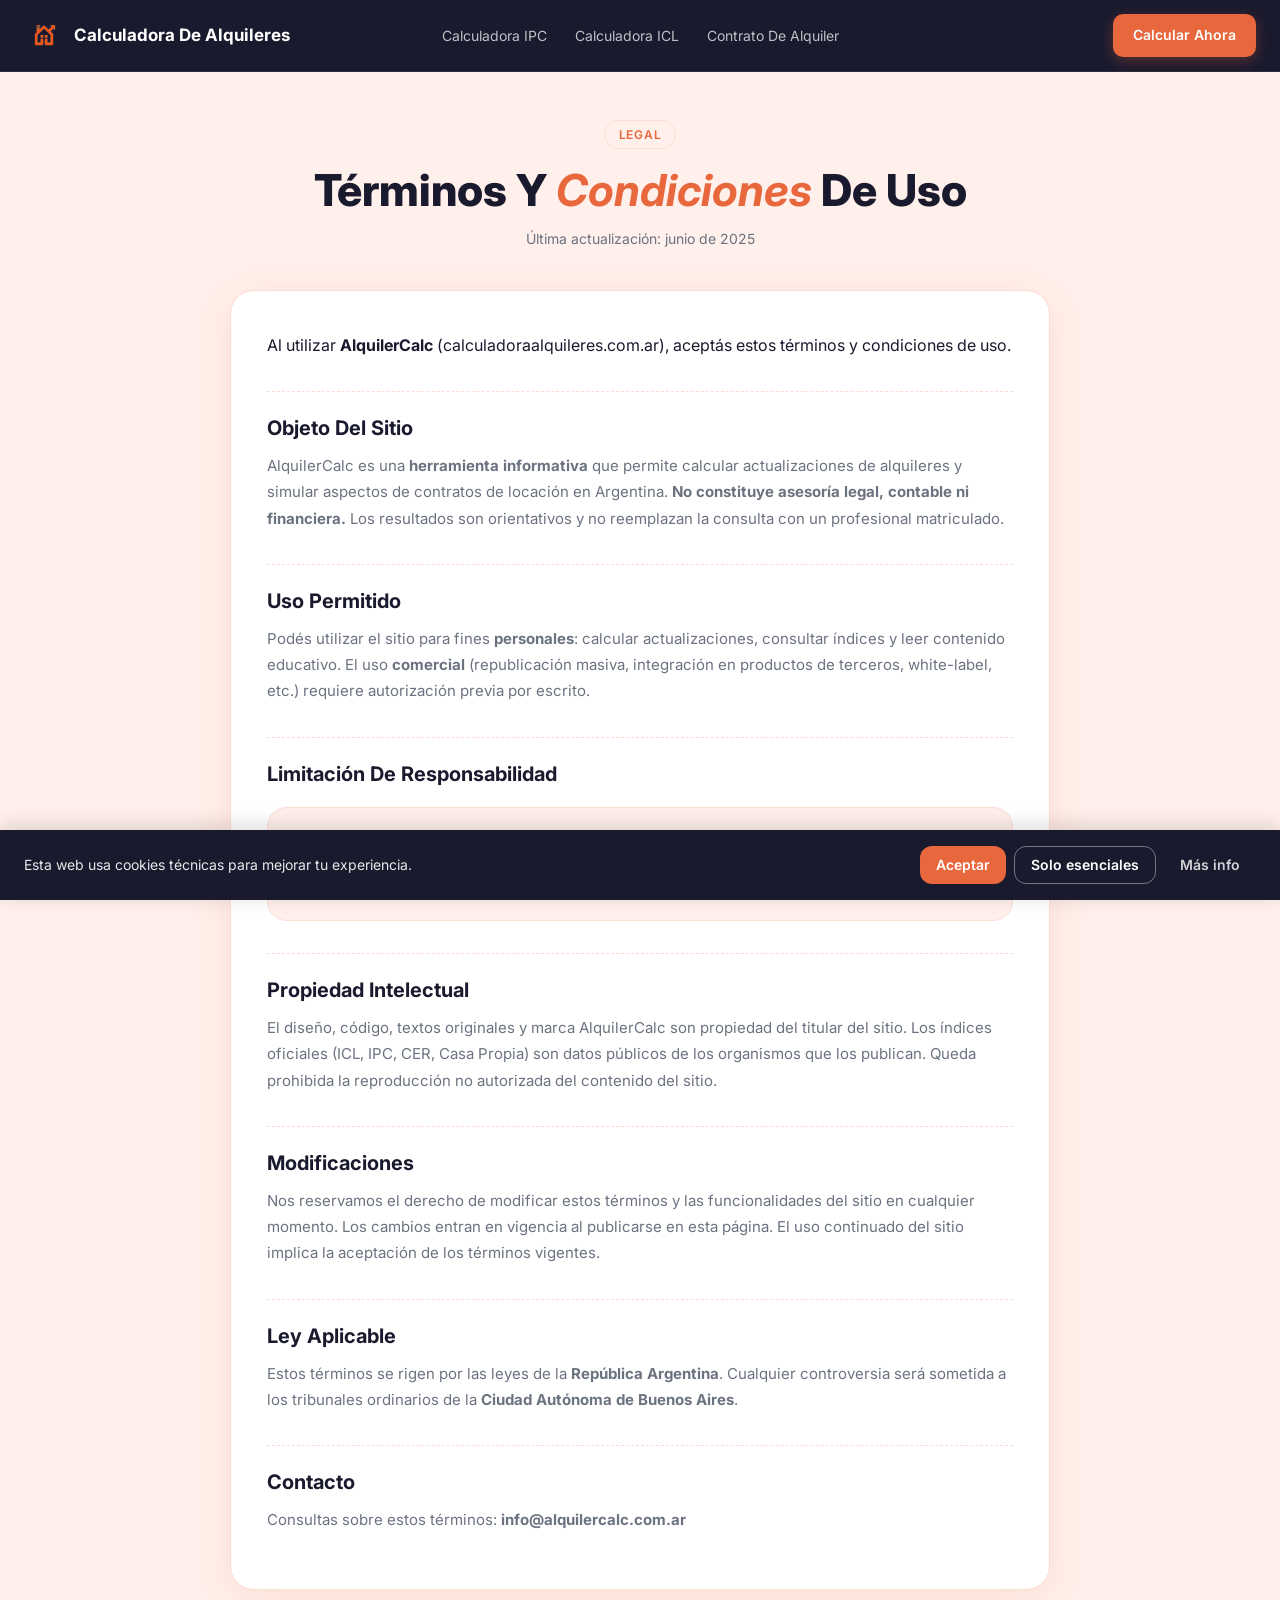
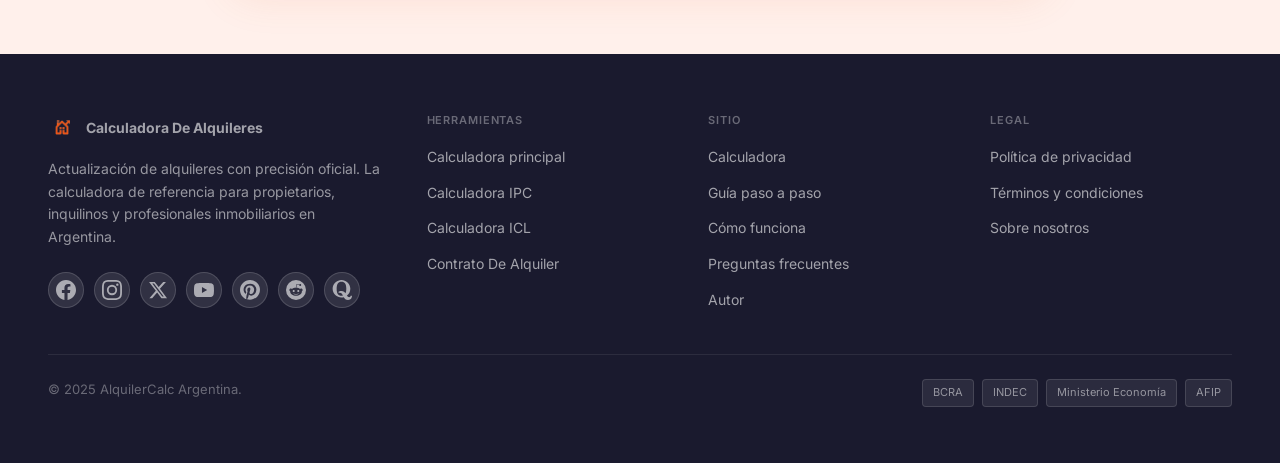
<file: terminos-condiciones.html>
<!DOCTYPE html>
<html lang="es-AR">
<head>
  <meta charset="UTF-8">
  <meta name="viewport" content="width=device-width, initial-scale=1.0, maximum-scale=5.0">
  <meta name="robots" content="noindex, nofollow">
  <meta name="description" content="Términos y condiciones de uso de AlquilerCalc — Calculadora de alquileres Argentina.">
  <link rel="canonical" href="https://calculadoraalquileres.com.ar/terminos-condiciones.html">
  <meta property="og:title" content="Términos y Condiciones de Uso | AlquilerCalc">
  <meta property="og:description" content="Términos y condiciones de uso de la calculadora de alquileres AlquilerCalc.">
  <meta property="og:image" content="https://calculadoradealquileres.ar/images/hero-preview.webp">
  <meta property="og:image:width" content="1200">
  <meta property="og:image:height" content="630">
  <meta property="og:image:alt" content="Calculadora de Alquileres Argentina">
  <meta property="og:site_name" content="Calculadora de Alquileres">
  <meta property="og:type" content="website">
  <meta property="og:url" content="https://calculadoraalquileres.com.ar/terminos-condiciones.html">
  <meta property="og:locale" content="es_AR">
  <meta name="twitter:card" content="summary_large_image">
  <meta name="twitter:title" content="Términos y Condiciones de Uso | AlquilerCalc">
  <meta name="twitter:description" content="Términos y condiciones de uso de la calculadora de alquileres AlquilerCalc.">
  <meta name="twitter:image" content="https://calculadoradealquileres.ar/images/hero-preview.webp">
  <title>Términos y Condiciones de Uso | AlquilerCalc</title>
  <link rel="icon" type="image/webp" href="favicon.webp">
  <link href="https://fonts.googleapis.com/css2?family=Inter:wght@300;400;500;600;700;800&display=swap" rel="stylesheet">
  <link rel="stylesheet" href="css/style.css">
  <link rel="stylesheet" href="css/home-premium.css?v=17">
  <link rel="stylesheet" href="css/mobile.css?v=3">
  <script type="application/ld+json">
  {
    "@context": "https://schema.org",
    "@type": "BreadcrumbList",
    "itemListElement": [
      {
        "@type": "ListItem",
        "position": 1,
        "name": "Inicio",
        "item": "https://calculadoradealquileres.ar"
      },
      {
        "@type": "ListItem",
        "position": 2,
        "name": "Términos y Condiciones de Uso | AlquilerCalc",
        "item": "https://calculadoraalquileres.com.ar/terminos-condiciones.html"
      }
    ]
  }
  </script>
  <script type="application/ld+json">
  {
    "@context": "https://schema.org",
    "@type": "Organization",
    "@id": "https://calculadoradealquileres.ar/#organization",
    "name": "Calculadora de Alquileres",
    "alternateName": "AlquilerCalc",
    "url": "https://calculadoradealquileres.ar",
    "logo": "https://calculadoradealquileres.ar/assets/logo-mark.webp"
  }
  </script>
  <script type="application/ld+json">
  {
    "@context": "https://schema.org",
    "@type": "WebPage",
    "name": "Términos y Condiciones de Uso | AlquilerCalc",
    "description": "Términos y condiciones de uso de AlquilerCalc — Calculadora de alquileres Argentina.",
    "url": "https://calculadoraalquileres.com.ar/terminos-condiciones.html",
    "inLanguage": "es-AR",
    "isPartOf": {
      "@type": "WebSite",
      "name": "Calculadora de Alquileres",
      "url": "https://calculadoradealquileres.ar"
    },
    "publisher": {
      "@id": "https://calculadoradealquileres.ar/#organization"
    }
  }
  </script>
  <script type="application/ld+json">
  {
    "@context": "https://schema.org",
    "@type": "WebApplication",
    "name": "Calculadora de Alquileres Argentina | AlquilerCalc",
    "url": "https://calculadoradealquileres.ar/",
    "applicationCategory": "FinanceApplication",
    "operatingSystem": "All",
    "offers": {
      "@type": "Offer",
      "price": "0",
      "priceCurrency": "ARS"
    },
    "description": "Calculadora gratuita de actualización de alquileres con índices oficiales ICL, IPC, CER y Casa Propia."
  }
  </script>
</head>
<body class="page-premium">

  <nav class="navbar" role="navigation" aria-label="Navegación principal">
    <div class="navbar__inner">
      <a href="index.html" class="navbar__logo" aria-label="Calculadora De Alquileres - Inicio">
        <img src="assets/logo-mark.webp" alt="Logo de Calculadora De Alquileres" class="navbar__logo-mark" width="40" height="40">
        Calculadora De Alquileres
      </a>
      <ul class="navbar__links">
        <li><a href="calculadora-ipc/">Calculadora IPC</a></li>
        <li><a href="calculadora-icl.html">Calculadora ICL</a></li>
        <li><a href="contrato-de-alquiler.html">Contrato De Alquiler</a></li>
      </ul>
      <a href="index.html#calculadora" class="navbar__cta">Calcular Ahora</a>
      <button class="navbar__hamburger" aria-label="Abrir menú" aria-expanded="false">
        <span></span><span></span><span></span>
      </button>
    </div>
    <div class="navbar__mobile">
      <ul>
        <li><a href="calculadora-ipc/">Calculadora IPC</a></li>
        <li><a href="calculadora-icl.html">Calculadora ICL</a></li>
        <li><a href="contrato-de-alquiler.html">Contrato De Alquiler</a></li>
        <li><a href="index.html#calculadora" class="navbar__cta">Calcular Ahora</a></li>
      </ul>
    </div>
  </nav>

  <header class="legal-hero">
    <span class="section-pill">LEGAL</span>
    <h1>Términos Y <span class="kw-highlight">Condiciones</span> De Uso</h1>
    <p class="legal-hero__meta">Última actualización: junio de 2025</p>
  </header>

  <section class="legal-page-section">
    <div class="legal-doc">
      <p>Al utilizar <strong>AlquilerCalc</strong> (calculadoraalquileres.com.ar), aceptás estos términos y condiciones de uso.</p>

      <h2>Objeto Del Sitio</h2>
      <p>AlquilerCalc es una <strong>herramienta informativa</strong> que permite calcular actualizaciones de alquileres y simular aspectos de contratos de locación en Argentina. <strong>No constituye asesoría legal, contable ni financiera.</strong> Los resultados son orientativos y no reemplazan la consulta con un profesional matriculado.</p>

      <h2>Uso Permitido</h2>
      <p>Podés utilizar el sitio para fines <strong>personales</strong>: calcular actualizaciones, consultar índices y leer contenido educativo. El uso <strong>comercial</strong> (republicación masiva, integración en productos de terceros, white-label, etc.) requiere autorización previa por escrito.</p>

      <h2>Limitación De Responsabilidad</h2>
      <div class="legal-doc__callout">
        <strong>Los resultados de las calculadoras son orientativos.</strong> AlquilerCalc no garantiza la exactitud de los índices ni asume responsabilidad por decisiones contractuales, disputas entre partes ni daños derivados del uso del sitio.
      </div>

      <h2>Propiedad Intelectual</h2>
      <p>El diseño, código, textos originales y marca AlquilerCalc son propiedad del titular del sitio. Los índices oficiales (ICL, IPC, CER, Casa Propia) son datos públicos de los organismos que los publican. Queda prohibida la reproducción no autorizada del contenido del sitio.</p>

      <h2>Modificaciones</h2>
      <p>Nos reservamos el derecho de modificar estos términos y las funcionalidades del sitio en cualquier momento. Los cambios entran en vigencia al publicarse en esta página. El uso continuado del sitio implica la aceptación de los términos vigentes.</p>

      <h2>Ley Aplicable</h2>
      <p>Estos términos se rigen por las leyes de la <strong>República Argentina</strong>. Cualquier controversia será sometida a los tribunales ordinarios de la <strong>Ciudad Autónoma de Buenos Aires</strong>.</p>

      <h2>Contacto</h2>
      <p>Consultas sobre estos términos: <strong>info@alquilercalc.com.ar</strong></p>
    </div>
  </section>

  <footer class="footer">
    <div class="container">
      <div class="footer__grid">
        <div class="footer__brand">
          <a href="index.html" class="footer__logo">
            <img src="assets/logo-mark.webp" alt="Logo de AlquilerCalc — calculadora de alquileres Argentina" class="footer__logo-mark" width="28" height="28">
            Calculadora De Alquileres
          </a>
          <p>Actualización de alquileres con precisión oficial. La calculadora de referencia para propietarios, inquilinos y profesionales inmobiliarios en Argentina.</p>
          <div class="footer__social">
            <a href="https://www.facebook.com/AlquilerCalc" target="_blank" rel="noopener noreferrer" aria-label="Facebook"><svg viewBox="0 0 24 24" fill="currentColor" width="20" height="20" aria-hidden="true"><path d="M24 12.073c0-6.627-5.373-12-12-12s-12 5.373-12 12c0 5.99 4.388 10.954 10.125 11.854v-8.385H7.078v-3.47h3.047V9.43c0-3.007 1.792-4.669 4.533-4.669 1.312 0 2.686.235 2.686.235v2.953H15.83c-1.491 0-1.956.925-1.956 1.874v2.25h3.328l-.532 3.47h-2.796v8.385C19.612 23.027 24 18.062 24 12.073z"/></svg></a>
            <a href="https://www.instagram.com/alquilercalc" target="_blank" rel="noopener noreferrer" aria-label="Instagram"><svg viewBox="0 0 24 24" fill="currentColor" width="20" height="20" aria-hidden="true"><path d="M12 2.163c3.204 0 3.584.012 4.85.07 3.252.148 4.771 1.691 4.919 4.919.058 1.265.069 1.645.069 4.849 0 3.205-.012 3.584-.069 4.849-.149 3.225-1.664 4.771-4.919 4.919-1.266.058-1.644.07-4.85.07-3.204 0-3.584-.012-4.849-.07-3.26-.149-4.771-1.699-4.919-4.92-.058-1.265-.07-1.644-.07-4.849 0-3.204.013-3.583.07-4.849.149-3.227 1.664-4.771 4.919-4.919 1.266-.057 1.645-.069 4.849-.069zM12 0C8.741 0 8.333.014 7.053.072 2.695.272.273 2.69.073 7.052.014 8.333 0 8.741 0 12c0 3.259.014 3.668.072 4.948.2 4.358 2.618 6.78 6.98 6.98C8.333 23.986 8.741 24 12 24c3.259 0 3.668-.014 4.948-.072 4.354-.2 6.782-2.618 6.979-6.98.059-1.28.073-1.689.073-4.948 0-3.259-.014-3.667-.072-4.947-.196-4.354-2.617-6.78-6.979-6.98C15.668.014 15.259 0 12 0zm0 5.838a6.162 6.162 0 100 12.324 6.162 6.162 0 000-12.324zM12 16a4 4 0 110-8 4 4 0 010 8zm6.406-11.845a1.44 1.44 0 100 2.881 1.44 1.44 0 000-2.881z"/></svg></a>
            <a href="https://x.com/AlquilerCalc" target="_blank" rel="noopener noreferrer" aria-label="X"><svg viewBox="0 0 24 24" fill="currentColor" width="20" height="20" aria-hidden="true"><path d="M18.244 2.25h3.308l-7.227 8.26 8.502 11.24H16.17l-5.214-6.817L4.99 21.75H1.68l7.73-8.835L1.254 2.25H8.08l4.713 6.231zm-1.161 17.52h1.833L7.084 4.126H5.117z"/></svg></a>
            <a href="https://www.youtube.com/@AlquilerCalc" target="_blank" rel="noopener noreferrer" aria-label="YouTube"><svg viewBox="0 0 24 24" fill="currentColor" width="20" height="20" aria-hidden="true"><path d="M23.498 6.186a3.016 3.016 0 0 0-2.122-2.136C19.505 3.545 12 3.545 12 3.545s-7.505 0-9.377.505A3.017 3.017 0 0 0 .502 6.186C0 8.07 0 12 0 12s0 3.93.502 5.814a3.016 3.016 0 0 0 2.122 2.136c1.871.505 9.376.505 9.376.505s7.505 0 9.377-.505a3.015 3.015 0 0 0 2.122-2.136C24 15.93 24 12 24 12s0-3.93-.502-5.814zM9.545 15.568V8.432L15.818 12l-6.273 3.568z"/></svg></a>
            <a href="https://ar.pinterest.com/alquilercalc/" target="_blank" rel="noopener noreferrer" aria-label="Pinterest"><svg viewBox="0 0 24 24" fill="currentColor" width="20" height="20" aria-hidden="true"><path d="M12.017 0C5.396 0 .029 5.367.029 11.987c0 5.079 3.158 9.417 7.618 11.162-.105-.949-.199-2.403.041-3.439.219-.937 1.406-5.957 1.406-5.957s-.359-.719-.359-1.781c0-1.663.967-2.911 2.168-2.911 1.024 0 1.518.769 1.518 1.688 0 1.029-.653 2.567-.992 3.992-.285 1.193.6 2.165 1.775 2.165 2.128 0 3.768-2.245 3.768-5.487 0-2.861-2.063-4.869-5.008-4.869-3.41 0-5.409 2.562-5.409 5.207 0 1.031.383 2.135.862 2.738.095.116.109.217.081.333-.088.375-.293 1.199-.334 1.363-.053.225-.172.271-.402.165-1.495-.695-2.433-2.878-2.433-4.646 0-3.776 2.748-7.252 7.92-7.252 4.158 0 7.392 2.967 7.392 6.923 0 4.135-2.607 7.462-6.233 7.462-1.214 0-2.354-.629-2.758-1.378l-.749 2.848c-.27 1.07-1.004 2.03-1.497 2.727 1.124.347 2.317.535 3.554.535 6.624 0 11.99-5.367 11.99-11.988C24.007 5.367 18.641.001 12.017.001z"/></svg></a>
            <a href="https://www.reddit.com/user/AlquilerCalc/" target="_blank" rel="noopener noreferrer" aria-label="Reddit"><svg viewBox="0 0 24 24" fill="currentColor" width="20" height="20" aria-hidden="true"><path d="M12 0A12 12 0 0 0 0 12a12 12 0 0 0 12 12 12 12 0 0 0 12-12A12 12 0 0 0 12 0zm5.01 4.744c.688 0 1.25.561 1.25 1.249a1.25 1.25 0 0 1-2.498.056l-2.597-.547-.8 3.747c1.824.07 3.48.632 4.674 1.488.308-.309.73-.491 1.207-.491.968 0 1.754.786 1.754 1.754 0 .716-.435 1.333-1.01 1.614a3.111 3.111 0 0 1 .042.52c0 2.694-3.13 4.87-7.004 4.87-3.874 0-7.004-2.176-7.004-4.87 0-.183.015-.366.043-.534A1.748 1.748 0 0 1 4.028 12c0-.968.786-1.754 1.754-1.754.463 0 .898.196 1.207.49 1.207-.883 2.878-1.43 4.744-1.487l.885-4.182a.342.342 0 0 1 .14-.197.35.35 0 0 1 .238-.042l2.906.617a1.214 1.214 0 0 1 1.108-.701zM9.25 12C8.561 12 8 12.562 8 13.25c0 .687.561 1.248 1.25 1.248.687 0 1.248-.561 1.248-1.249 0-.688-.561-1.249-1.249-1.249zm5.5 0c-.687 0-1.248.561-1.248 1.25 0 .687.561 1.248 1.249 1.248.688 0 1.249-.561 1.249-1.249 0-.687-.562-1.249-1.25-1.249zm-5.466 3.99a.327.327 0 0 0-.231.094.33.33 0 0 0 0 .463c.842.842 2.484.913 2.961.913.477 0 2.105-.056 2.961-.913a.361.361 0 0 0 .029-.463.33.33 0 0 0-.464 0c-.547.533-1.684.73-2.512.73-.828 0-1.979-.196-2.512-.73a.326.326 0 0 0-.232-.095z"/></svg></a>
            <a href="https://www.quora.com/profile/AlquilerCalc" target="_blank" rel="noopener noreferrer" aria-label="Quora"><svg viewBox="0 0 16 16" fill="currentColor" width="20" height="20" aria-hidden="true"><path d="M8.73 12.476c-.554-1.091-1.204-2.193-2.473-2.193-.242 0-.484.04-.707.142l-.43-.863c.525-.45 1.373-.808 2.464-.808 1.697 0 2.568.818 3.26 1.86.41-.89.605-2.093.605-3.584 0-3.724-1.165-5.636-3.885-5.636-2.68 0-3.839 1.912-3.839 5.636 0 3.704 1.159 5.596 3.84 5.596.425 0 .811-.046 1.166-.15Zm.665 1.3a7 7 0 0 1-1.83.244C3.994 14.02.5 11.172.5 7.03.5 2.849 3.995 0 7.564 0c3.63 0 7.09 2.828 7.09 7.03 0 2.337-1.09 4.236-2.675 5.464.512.767 1.04 1.277 1.773 1.277.802 0 1.125-.62 1.179-1.105h1.043c.061.647-.262 3.334-3.178 3.334-1.767 0-2.7-1.024-3.4-2.224Z"/></svg></a>
          </div>


        </div>
        <div>
          <h4>Herramientas</h4>
          <ul>
            <li><a href="index.html">Calculadora principal</a></li>
            <li><a href="calculadora-ipc/">Calculadora IPC</a></li>
            <li><a href="calculadora-icl.html">Calculadora ICL</a></li>
            <li><a href="contrato-de-alquiler.html">Contrato De Alquiler</a></li>
          </ul>
        </div>
        <div>
          <h4>Sitio</h4>
          <ul>
            <li><a href="index.html#calculadora">Calculadora</a></li>
            <li><a href="index.html#guia-pasos">Guía paso a paso</a></li>
            <li><a href="index.html#como-funciona">Cómo funciona</a></li>
            <li><a href="index.html#faq">Preguntas frecuentes</a></li>
            <li><a href="autor.html">Autor</a></li>
          </ul>
        </div>
        <div>
          <h4>Legal</h4>
          <ul>
            <li><a href="politica-privacidad.html">Política de privacidad</a></li>
            <li><a href="terminos-condiciones.html">Términos y condiciones</a></li>
            <li><a href="sobre-nosotros.html">Sobre nosotros</a></li>
          </ul>
        </div>
      </div>
      <div class="footer__bottom">
        <div class="footer__bottom-left">
          <p>&copy; 2025 AlquilerCalc Argentina.</p>
        </div>
        <div class="footer__official" aria-label="Fuentes oficiales de datos">
          <span>BCRA</span>
          <span>INDEC</span>
          <span>Ministerio Economía</span>
          <span>AFIP</span>
        </div>
      </div>
    </div>
  </footer>

  <script src="js/main.js" defer></script>
  <script src="js/home-premium.js?v=12" defer></script>
</body>
</html>
</file>
<file: css/style.css>
/* ============================================
   AlquilerCalc — PESO SEGURO Design System
   Calculadora de Alquileres Argentina
   ============================================ */

@import url('https://fonts.googleapis.com/css2?family=Inter:wght@300;400;500;600;700;800&family=Playfair+Display:wght@700;800;900&display=swap');

:root {
  --primary: #1B4F8A;
  --primary-dark: #0D2E52;
  --accent: #F5A623;
  --accent-light: #FFF3DC;
  --success: #27AE60;
  --danger: #E74C3C;
  --neutral-900: #1A1A2E;
  --neutral-700: #4A5568;
  --neutral-400: #A0AEC0;
  --neutral-100: #F7F9FC;
  --white: #FFFFFF;
  --gradient: linear-gradient(135deg, #1B4F8A 0%, #2980B9 50%, #1B4F8A 100%);

  --font-display: 'Playfair Display', serif;
  --font-body: 'Inter', sans-serif;

  --text-xs: 0.75rem;
  --text-sm: 0.875rem;
  --text-base: 1rem;
  --text-lg: 1.125rem;
  --text-xl: 1.25rem;
  --text-2xl: 1.5rem;
  --text-3xl: 1.875rem;
  --text-4xl: 2.25rem;
  --text-5xl: 3rem;
  --text-6xl: 3.75rem;

  --shadow-sm: 0 1px 3px rgba(0, 0, 0, 0.08);
  --shadow-md: 0 4px 16px rgba(27, 79, 138, 0.12);
  --shadow-lg: 0 8px 32px rgba(27, 79, 138, 0.18);
  --shadow-xl: 0 20px 60px rgba(27, 79, 138, 0.22);

  --radius-card: 16px;
  --radius-btn: 12px;
  --radius-input: 10px;
  --radius-badge: 20px;

  --nav-height: 70px;
  --transition: 0.25s ease;
  --layout-max: 1440px;
}

*, *::before, *::after {
  box-sizing: border-box;
  margin: 0;
  padding: 0;
}

html {
  scroll-behavior: smooth;
  -webkit-text-size-adjust: 100%;
}

body {
  font-family: var(--font-body);
  font-size: var(--text-base);
  line-height: 1.6;
  color: var(--neutral-700);
  background: var(--white);
  overflow-x: hidden;
}

img, svg {
  display: block;
  max-width: 100%;
}

a {
  color: var(--primary);
  text-decoration: none;
  transition: color var(--transition);
}

a:hover {
  color: var(--accent);
}

h1, h2, h3, h4, h5, h6 {
  color: var(--neutral-900);
  line-height: 1.25;
}

h1 { font-size: var(--text-4xl); }
h2 { font-size: var(--text-3xl); }
h3 { font-size: var(--text-2xl); }
h4 { font-size: var(--text-xl); }

.container {
  width: 100%;
  max-width: var(--layout-max);
  margin: 0 auto;
  padding: 0 24px;
}

/* ========== NAVBAR ========== */
.navbar {
  position: fixed;
  top: 0;
  left: 0;
  right: 0;
  height: var(--nav-height);
  background: #fff;
  backdrop-filter: blur(20px);
  -webkit-backdrop-filter: blur(20px);
  z-index: 1000;
  transition: box-shadow var(--transition);
}

.navbar.scrolled {
  box-shadow: 0 2px 20px rgba(27, 79, 138, 0.1);
}

.navbar__inner {
  display: flex;
  align-items: center;
  justify-content: space-between;
  height: 100%;
  max-width: var(--layout-max);
  width: 100%;
  margin: 0 auto;
  padding: 0 24px;
}

.navbar__logo {
  display: flex;
  align-items: center;
  gap: 10px;
  color: var(--primary);
  font-weight: 700;
  font-size: var(--text-lg);
  flex-shrink: 0;
}

.navbar__logo:hover {
  color: var(--primary);
}

.navbar__logo svg,
.navbar__logo-mark {
  width: 40px;
  height: 40px;
  flex-shrink: 0;
  display: block;
}

.navbar__links {
  display: flex;
  align-items: center;
  gap: 32px;
  list-style: none;
}

.navbar__links a {
  font-weight: 500;
  font-size: 15px;
  color: var(--neutral-700);
  position: relative;
  padding: 4px 0;
}

.navbar__links a::after {
  content: '';
  position: absolute;
  bottom: -2px;
  left: 0;
  width: 0;
  height: 2px;
  background: var(--accent);
  transition: width var(--transition);
}

.navbar__links a:hover,
.navbar__links a.active {
  color: var(--primary);
}

.navbar__links a:hover::after,
.navbar__links a.active::after {
  width: 100%;
}

.navbar__cta {
  display: inline-flex;
  align-items: center;
  padding: 10px 20px;
  background: var(--gradient);
  color: var(--white) !important;
  font-weight: 600;
  font-size: var(--text-sm);
  border-radius: var(--radius-btn);
  border: none;
  cursor: pointer;
  transition: transform var(--transition), box-shadow var(--transition);
  flex-shrink: 0;
}

.navbar__cta:hover {
  transform: scale(1.02);
  box-shadow: var(--shadow-md);
  color: var(--white) !important;
}

.navbar__hamburger {
  display: none;
  flex-direction: column;
  gap: 5px;
  background: none;
  border: none;
  cursor: pointer;
  padding: 8px;
}

.navbar__hamburger span {
  display: block;
  width: 24px;
  height: 2px;
  background: var(--primary);
  transition: var(--transition);
}

.navbar__hamburger.active span:nth-child(1) {
  transform: rotate(45deg) translate(5px, 5px);
}

.navbar__hamburger.active span:nth-child(2) {
  opacity: 0;
}

.navbar__hamburger.active span:nth-child(3) {
  transform: rotate(-45deg) translate(5px, -5px);
}

.navbar__mobile {
  display: none;
  position: fixed;
  top: var(--nav-height);
  left: 0;
  right: 0;
  background: rgba(255, 255, 255, 0.98);
  backdrop-filter: blur(20px);
  padding: 24px;
  box-shadow: var(--shadow-lg);
  transform: translateY(-100%);
  opacity: 0;
  transition: transform 0.3s ease, opacity 0.3s ease;
  z-index: 999;
}

.navbar__mobile.open {
  transform: translateY(0);
  opacity: 1;
}

.navbar__mobile ul {
  list-style: none;
  display: flex;
  flex-direction: column;
  gap: 16px;
}

.navbar__mobile a {
  font-weight: 500;
  font-size: var(--text-lg);
  color: var(--neutral-700);
  display: block;
  padding: 8px 0;
}

.navbar__mobile .navbar__cta {
  width: 100%;
  justify-content: center;
  margin-top: 16px;
  text-align: center;
}

/* ========== HERO ========== */
.hero {
  position: relative;
  padding: calc(var(--nav-height) + 64px) 0 80px;
  background: var(--gradient);
  overflow: hidden;
  color: var(--white);
}

.hero__pulse {
  position: absolute;
  inset: 0;
  opacity: 0.15;
  pointer-events: none;
}

.hero__pulse svg {
  width: 100%;
  height: 100%;
}

.hero__pulse-line {
  stroke: var(--white);
  stroke-width: 2;
  fill: none;
  stroke-dasharray: 1200;
  stroke-dashoffset: 1200;
  animation: pulse-draw 4s ease-in-out infinite;
}

.hero__pulse-line--2 {
  animation-delay: 1.5s;
  opacity: 0.6;
}

@keyframes pulse-draw {
  0% { stroke-dashoffset: 1200; }
  50% { stroke-dashoffset: 0; }
  100% { stroke-dashoffset: -1200; }
}

.hero__content {
  position: relative;
  z-index: 1;
  text-align: center;
  max-width: none;
  margin: 0 auto;
}

.hero__badge {
  display: inline-block;
  background: rgba(255, 255, 255, 0.15);
  border: 1px solid rgba(255, 255, 255, 0.3);
  padding: 6px 16px;
  border-radius: var(--radius-badge);
  font-size: var(--text-sm);
  font-weight: 500;
  margin-bottom: 24px;
}

.hero h1 {
  font-family: var(--font-display);
  font-size: var(--text-5xl);
  color: var(--white);
  margin-bottom: 16px;
}

.hero__subtitle {
  font-size: var(--text-xl);
  opacity: 0.9;
  margin-bottom: 32px;
  font-weight: 300;
}

.hero__stats {
  display: flex;
  justify-content: center;
  gap: 48px;
  margin-top: 48px;
  flex-wrap: wrap;
}

.hero__stat {
  text-align: center;
}

.hero__stat-value {
  font-size: var(--text-3xl);
  font-weight: 800;
  color: var(--accent);
}

.hero__stat-label {
  font-size: var(--text-sm);
  opacity: 0.8;
}

/* ========== SECTIONS ========== */
.section {
  padding: 80px 0;
}

.section--light {
  background: var(--neutral-100);
}

.section--accent {
  background: var(--accent-light);
}

.section__header {
  text-align: center;
  max-width: 700px;
  margin: 0 auto 48px;
}

.section__header h2 {
  font-family: var(--font-display);
  margin-bottom: 16px;
}

.section__header p {
  font-size: var(--text-lg);
  color: var(--neutral-700);
}

/* ========== CALCULATOR ========== */
.calculator {
  background: var(--white);
  border-radius: var(--radius-card);
  box-shadow: var(--shadow-xl);
  padding: 40px;
  max-width: 900px;
  margin: -60px auto 0;
  position: relative;
  z-index: 2;
}

.calculator__tabs {
  display: flex;
  gap: 8px;
  margin-bottom: 32px;
  flex-wrap: wrap;
}

.calculator__tab {
  padding: 10px 20px;
  border: 2px solid var(--neutral-100);
  border-radius: var(--radius-btn);
  background: var(--white);
  font-family: var(--font-body);
  font-weight: 600;
  font-size: var(--text-sm);
  color: var(--neutral-700);
  cursor: pointer;
  transition: all var(--transition);
}

.calculator__tab:hover {
  border-color: var(--primary);
  color: var(--primary);
}

.calculator__tab.active {
  background: var(--gradient);
  border-color: transparent;
  color: var(--white);
}

.calculator__grid {
  display: grid;
  grid-template-columns: 1fr 1fr;
  gap: 24px;
}

.calculator__field {
  display: flex;
  flex-direction: column;
  gap: 8px;
}

.calculator__field--full {
  grid-column: 1 / -1;
}

.calculator__label {
  font-weight: 600;
  font-size: var(--text-sm);
  color: var(--neutral-900);
}

.calculator__input,
.calculator__select {
  padding: 12px 16px;
  border: 2px solid #E2E8F0;
  border-radius: var(--radius-input);
  font-family: var(--font-body);
  font-size: var(--text-base);
  color: var(--neutral-900);
  transition: border-color var(--transition);
  background: var(--white);
}

.calculator__input:focus,
.calculator__select:focus {
  outline: none;
  border-color: var(--primary);
  box-shadow: 0 0 0 3px rgba(27, 79, 138, 0.1);
}

.calculator__input-group {
  position: relative;
}

.calculator__input-prefix {
  position: absolute;
  left: 16px;
  top: 50%;
  transform: translateY(-50%);
  color: var(--neutral-400);
  font-weight: 500;
}

.calculator__input--prefix {
  padding-left: 36px;
}

.calculator__hint {
  font-size: var(--text-xs);
  color: var(--neutral-400);
}

.calculator__actions {
  grid-column: 1 / -1;
  display: flex;
  gap: 16px;
  margin-top: 8px;
}

.btn {
  display: inline-flex;
  align-items: center;
  justify-content: center;
  gap: 8px;
  padding: 14px 28px;
  border-radius: var(--radius-btn);
  font-family: var(--font-body);
  font-weight: 600;
  font-size: var(--text-base);
  cursor: pointer;
  border: none;
  transition: all var(--transition);
}

.btn--primary {
  background: var(--gradient);
  color: var(--white);
  flex: 1;
}

.btn--primary:hover {
  transform: scale(1.02);
  box-shadow: var(--shadow-md);
}

.btn--secondary {
  background: var(--white);
  color: var(--primary);
  border: 2px solid var(--primary);
}

.btn--secondary:hover {
  background: var(--neutral-100);
}

/* ========== RESULTS ========== */
.results {
  margin-top: 32px;
  padding-top: 32px;
  border-top: 2px solid var(--neutral-100);
  display: none;
}

.results.visible {
  display: block;
  animation: fadeIn 0.4s ease;
}

@keyframes fadeIn {
  from { opacity: 0; transform: translateY(10px); }
  to { opacity: 1; transform: translateY(0); }
}

.results__grid {
  display: grid;
  grid-template-columns: repeat(3, 1fr);
  gap: 16px;
  margin-bottom: 24px;
}

.results__card {
  background: var(--neutral-100);
  border-radius: var(--radius-card);
  padding: 24px;
  text-align: center;
}

.results__card--highlight {
  background: var(--gradient);
  color: var(--white);
}

.results__card--highlight .results__label {
  color: rgba(255, 255, 255, 0.8);
}

.results__card--highlight .results__value {
  color: var(--white);
}

.results__label {
  font-size: var(--text-sm);
  color: var(--neutral-400);
  margin-bottom: 8px;
  font-weight: 500;
}

.results__value {
  font-size: var(--text-2xl);
  font-weight: 800;
  color: var(--neutral-900);
}

.results__value--success {
  color: var(--success);
}

.results__value--danger {
  color: var(--danger);
}

.results__breakdown {
  background: var(--accent-light);
  border-radius: var(--radius-card);
  padding: 24px;
}

.results__breakdown h4 {
  margin-bottom: 16px;
  font-size: var(--text-lg);
}

.results__row {
  display: flex;
  justify-content: space-between;
  padding: 8px 0;
  border-bottom: 1px solid rgba(245, 166, 35, 0.2);
  font-size: var(--text-sm);
}

.results__row:last-child {
  border-bottom: none;
  font-weight: 700;
  font-size: var(--text-base);
  padding-top: 12px;
}

/* ========== CARDS GRID ========== */
.cards-grid {
  display: grid;
  grid-template-columns: repeat(auto-fit, minmax(280px, 1fr));
  gap: 24px;
}

.card {
  background: var(--white);
  border-radius: var(--radius-card);
  padding: 32px;
  box-shadow: var(--shadow-md);
  transition: transform var(--transition), box-shadow var(--transition);
}

.card:hover {
  transform: translateY(-4px);
  box-shadow: var(--shadow-lg);
}

.card__icon {
  width: 48px;
  height: 48px;
  background: var(--accent-light);
  border-radius: 12px;
  display: flex;
  align-items: center;
  justify-content: center;
  margin-bottom: 16px;
  font-size: 24px;
}

.card h3 {
  margin-bottom: 8px;
  font-size: var(--text-xl);
}

.card p {
  font-size: var(--text-sm);
  color: var(--neutral-700);
  margin-bottom: 16px;
}

.card__link {
  font-weight: 600;
  font-size: var(--text-sm);
  display: inline-flex;
  align-items: center;
  gap: 4px;
}

/* ========== INDEX TABLE ========== */
.index-table {
  width: 100%;
  border-collapse: collapse;
  background: var(--white);
  border-radius: var(--radius-card);
  overflow: hidden;
  box-shadow: var(--shadow-md);
}

.index-table th,
.index-table td {
  padding: 16px 20px;
  text-align: left;
}

.index-table th {
  background: var(--primary);
  color: var(--white);
  font-weight: 600;
  font-size: var(--text-sm);
}

.index-table tr:nth-child(even) {
  background: var(--neutral-100);
}

.index-table td {
  font-size: var(--text-sm);
}

.index-table .badge {
  display: inline-block;
  padding: 4px 12px;
  border-radius: var(--radius-badge);
  font-size: var(--text-xs);
  font-weight: 600;
}

.badge--icl { background: #E8F4FD; color: var(--primary); }
.badge--ipc { background: #FFF3DC; color: #B8860B; }
.badge--cer { background: #E8F8F0; color: var(--success); }
.badge--casa { background: #E3EDF7; color: #1B4F8A; }

/* ========== CONTENT PAGE ========== */
.page-hero {
  padding: calc(var(--nav-height) + 48px) 0 48px;
  background: var(--gradient);
  color: var(--white);
  text-align: center;
}

.page-hero h1 {
  font-family: var(--font-display);
  font-size: var(--text-4xl);
  color: var(--white);
  margin-bottom: 12px;
}

.page-hero p {
  font-size: var(--text-lg);
  opacity: 0.9;
  max-width: 600px;
  margin: 0 auto;
}

.content {
  padding: 64px 0;
}

.content__inner {
  max-width: 800px;
  margin: 0 auto;
}

.content h2 {
  font-family: var(--font-display);
  margin: 40px 0 16px;
  font-size: var(--text-2xl);
}

.content h3 {
  margin: 32px 0 12px;
  font-size: var(--text-xl);
}

.content p {
  margin-bottom: 16px;
  line-height: 1.8;
}

.content ul, .content ol {
  margin: 0 0 16px 24px;
  line-height: 1.8;
}

.content li {
  margin-bottom: 8px;
}

.content__callout {
  background: var(--accent-light);
  border-left: 4px solid var(--accent);
  padding: 20px 24px;
  border-radius: 0 var(--radius-card) var(--radius-card) 0;
  margin: 24px 0;
}

.content__callout--info {
  background: #E8F4FD;
  border-left-color: var(--primary);
}

.content__timeline {
  position: relative;
  padding-left: 32px;
  margin: 24px 0;
}

.content__timeline::before {
  content: '';
  position: absolute;
  left: 8px;
  top: 0;
  bottom: 0;
  width: 2px;
  background: var(--primary);
  opacity: 0.3;
}

.content__timeline-item {
  position: relative;
  margin-bottom: 24px;
}

.content__timeline-item::before {
  content: '';
  position: absolute;
  left: -28px;
  top: 6px;
  width: 12px;
  height: 12px;
  background: var(--accent);
  border-radius: 50%;
  border: 2px solid var(--white);
  box-shadow: var(--shadow-sm);
}

/* ========== FOOTER ========== */
.footer {
  background: var(--primary-dark);
  color: rgba(255, 255, 255, 0.7);
  padding: 64px 0 0;
}

.footer__grid {
  display: grid;
  grid-template-columns: 2fr 1fr 1fr 1fr;
  gap: 48px;
  margin-bottom: 48px;
}

.footer__brand p {
  margin: 16px 0 24px;
  font-size: var(--text-sm);
  line-height: 1.7;
}

.footer__logo {
  display: flex;
  align-items: center;
  gap: 10px;
  color: var(--white);
  font-weight: 700;
  font-size: var(--text-lg);
}

.footer__social {
  display: flex;
  flex-wrap: wrap;
  gap: 16px;
}

.footer__social a {
  display: flex;
  align-items: center;
  justify-content: center;
  width: 40px;
  height: 40px;
  border-radius: 50%;
  background: rgba(255, 255, 255, 0.1);
  color: var(--white);
  transition: background var(--transition);
}

.footer__social a:hover {
  background: var(--accent);
  color: var(--white);
}

.footer__social svg {
  width: 20px;
  height: 20px;
}

.footer h4 {
  color: var(--white);
  font-size: var(--text-base);
  margin-bottom: 16px;
  font-weight: 600;
}

.footer ul {
  list-style: none;
}

.footer li {
  margin-bottom: 10px;
}

.footer a {
  color: rgba(255, 255, 255, 0.7);
  font-size: var(--text-sm);
  transition: color var(--transition);
}

.footer a:hover {
  color: var(--accent);
}

.footer__bottom {
  border-top: 1px solid rgba(255, 255, 255, 0.1);
  padding: 24px 0;
  text-align: center;
  font-size: var(--text-xs);
}

.footer__bottom p {
  margin-bottom: 8px;
}

/* ========== UTILITIES ========== */
.text-center { text-align: center; }
.mt-16 { margin-top: 16px; }
.mt-32 { margin-top: 32px; }
.mt-48 { margin-top: 48px; }
.mb-16 { margin-bottom: 16px; }
.mb-32 { margin-bottom: 32px; }

.sr-only {
  position: absolute;
  width: 1px;
  height: 1px;
  padding: 0;
  margin: -1px;
  overflow: hidden;
  clip: rect(0, 0, 0, 0);
  border: 0;
}

/* ========== RESPONSIVE ========== */
@media (max-width: 1024px) {
  .footer__grid {
    grid-template-columns: 1fr 1fr;
    gap: 32px;
  }
}

@media (max-width: 768px) {
  h1 { font-size: var(--text-3xl); }
  .hero h1 { font-size: var(--text-4xl); }

  .navbar__links,
  .navbar > .navbar__inner > .navbar__cta {
    display: none;
  }

  .navbar__hamburger {
    display: flex;
  }

  .navbar__mobile {
    display: block;
  }

  .calculator {
    padding: 24px;
    margin-top: -40px;
  }

  .calculator__grid {
    grid-template-columns: 1fr;
  }

  .results__grid {
    grid-template-columns: 1fr;
  }

  .hero__stats {
    gap: 24px;
  }

  .footer__grid {
    grid-template-columns: 1fr;
    gap: 32px;
  }

  .section {
    padding: 48px 0;
  }

  .calculator__actions {
    flex-direction: column;
  }
}

@media (max-width: 480px) {
  .hero h1 { font-size: var(--text-3xl); }
  .hero__subtitle { font-size: var(--text-base); }
  .calculator__tabs { flex-direction: column; }
  .calculator__tab { text-align: center; }
}

/* ============================================
   HOME PAGE — index.html
   ============================================ */

.hero--split {
  min-height: 100vh;
  display: flex;
  align-items: center;
  padding: calc(var(--nav-height) + 32px) 0 64px;
}

.hero--split .hero__grid {
  display: grid;
  grid-template-columns: 1fr 1fr;
  gap: 48px;
  align-items: start;
  position: relative;
  z-index: 1;
}

.hero--split .hero__content {
  text-align: left;
  max-width: none;
  margin: 0;
}

.hero--split h1 {
  font-family: var(--font-display);
  font-weight: 900;
  font-size: 4rem;
  line-height: 1.1;
  color: var(--white);
  margin-bottom: 0;
}

.hero--split .hero__subtitle {
  font-size: 1.2rem;
  font-weight: 400;
  color: rgba(255, 255, 255, 0.85);
  max-width: 500px;
  margin-bottom: 32px;
  line-height: 1.7;
}

.hero__ctas {
  display: flex;
  gap: 16px;
  flex-wrap: wrap;
  margin-bottom: 40px;
}

.btn--hero-primary {
  display: inline-flex;
  align-items: center;
  justify-content: center;
  padding: 16px 32px;
  background: linear-gradient(135deg, #F5A623 0%, #FFD54F 100%);
  color: var(--neutral-900);
  font-weight: 700;
  font-size: var(--text-lg);
  border-radius: var(--radius-btn);
  border: none;
  cursor: pointer;
  transition: transform var(--transition), box-shadow var(--transition);
  text-decoration: none;
}

.btn--hero-primary:hover {
  transform: scale(1.02);
  box-shadow: 0 8px 24px rgba(245, 166, 35, 0.4);
  color: var(--neutral-900);
}

.btn--hero-secondary {
  display: inline-flex;
  align-items: center;
  justify-content: center;
  padding: 16px 32px;
  background: transparent;
  color: var(--white);
  font-weight: 600;
  font-size: var(--text-lg);
  border-radius: var(--radius-btn);
  border: 2px solid rgba(255, 255, 255, 0.7);
  cursor: pointer;
  transition: all var(--transition);
  text-decoration: none;
}

.btn--hero-secondary:hover {
  background: rgba(255, 255, 255, 0.1);
  border-color: var(--white);
  color: var(--white);
}

.hero__trust {
  display: flex;
  flex-wrap: wrap;
  gap: 24px;
  font-size: var(--text-sm);
  color: rgba(255, 255, 255, 0.85);
}

.hero__trust span {
  display: flex;
  align-items: center;
  gap: 6px;
}

.hero__visual {
  position: relative;
}

.hero-image {
  width: 100%;
  border-radius: 24px;
  box-shadow: var(--shadow-xl);
  transform: rotate(-3deg);
  transition: transform 0.4s ease;
}

.hero-image:hover {
  transform: rotate(-1deg) scale(1.02);
}

.pulse-line {
  position: absolute;
  bottom: 0;
  left: 0;
  right: 0;
  height: 120px;
  opacity: 0.15;
  background-image: url("data:image/svg+xml,%3Csvg xmlns='http://www.w3.org/2000/svg' viewBox='0 0 400 80' preserveAspectRatio='none'%3E%3Cpath d='M0,40 Q50,10 100,40 T200,40 T300,40 T400,40' fill='none' stroke='white' stroke-width='2'/%3E%3C/svg%3E");
  background-repeat: repeat-x;
  background-size: 200px 120px;
  animation: pulse-move 8s linear infinite;
  pointer-events: none;
}

@keyframes pulse-move {
  from { background-position: 0 0; }
  to { background-position: 200px 0; }
}

/* Calculator v2 */
.calc-section {
  padding: 80px 0;
  background: var(--neutral-100);
}

.calc-section__eyebrow {
  display: block;
  font-size: var(--text-xs);
  font-weight: 700;
  letter-spacing: 0.12em;
  color: var(--accent);
  text-transform: uppercase;
  margin-bottom: 8px;
}

.calc-section__header {
  text-align: center;
  max-width: 640px;
  margin: 0 auto 48px;
}

.calc-section__header h2 {
  font-family: var(--font-display);
  font-size: var(--text-3xl);
  margin-bottom: 12px;
}

.calc-main {
  background: var(--white);
  border-radius: 24px;
  box-shadow: var(--shadow-xl);
  padding: 48px;
  max-width: 820px;
  margin: 0 auto;
}

.calc-step {
  margin-bottom: 32px;
}

.calc-step__label {
  display: block;
  font-size: var(--text-sm);
  font-weight: 700;
  color: var(--neutral-900);
  text-transform: uppercase;
  letter-spacing: 0.05em;
  margin-bottom: 16px;
}

.calc-step__label span {
  color: var(--primary);
  margin-right: 8px;
}

.index-cards {
  display: grid;
  grid-template-columns: repeat(2, 1fr);
  gap: 16px;
}

.index-card {
  height: 140px;
  padding: 20px;
  border: 2px solid #E2E8F0;
  border-radius: var(--radius-card);
  background: var(--white);
  cursor: pointer;
  transition: transform 0.2s ease, box-shadow 0.2s ease, border-color 0.2s ease, background 0.2s ease;
  text-align: left;
  font-family: var(--font-body);
}

.index-card:hover {
  transform: translateY(-4px);
  box-shadow: var(--shadow-lg);
}

.index-card.selected {
  border-color: var(--primary);
  background: var(--accent-light);
  box-shadow: var(--shadow-sm);
}

.index-card__icon {
  font-size: 28px;
  margin-bottom: 8px;
}

.index-card__name {
  font-weight: 700;
  font-size: var(--text-sm);
  color: var(--neutral-900);
  line-height: 1.3;
  margin-bottom: 4px;
}

.index-card__meta {
  font-size: var(--text-xs);
  color: var(--neutral-400);
}

.calc-fields {
  display: grid;
  grid-template-columns: 1fr 1fr;
  gap: 24px;
}

.calc-field label {
  display: block;
  font-weight: 600;
  font-size: var(--text-sm);
  color: var(--neutral-900);
  margin-bottom: 8px;
}

.input-currency {
  position: relative;
}

.input-currency .prefix {
  position: absolute;
  left: 16px;
  top: 50%;
  transform: translateY(-50%);
  font-weight: 600;
  color: var(--neutral-400);
}

.input-currency input,
.calc-field input[type="date"] {
  width: 100%;
  padding: 14px 16px;
  border: 2px solid #E2E8F0;
  border-radius: var(--radius-input);
  font-family: var(--font-body);
  font-size: var(--text-base);
  color: var(--neutral-900);
  transition: border-color var(--transition);
}

.input-currency input {
  padding-left: 36px;
}

.input-currency input:focus,
.calc-field input[type="date"]:focus {
  outline: none;
  border-color: var(--primary);
  box-shadow: 0 0 0 3px rgba(27, 79, 138, 0.1);
}

.calc-field--full {
  grid-column: 1 / -1;
}

.btn-calc,
.btn-calcular {
  width: 100%;
  height: 56px;
  background: var(--gradient);
  color: var(--white);
  font-family: var(--font-body);
  font-weight: 700;
  font-size: 18px;
  border: none;
  border-radius: var(--radius-btn);
  cursor: pointer;
  transition: filter var(--transition), transform var(--transition);
  display: flex;
  align-items: center;
  justify-content: center;
  gap: 10px;
  margin-top: 8px;
}

.btn-calc:hover,
.btn-calcular:hover {
  filter: brightness(1.05);
  transform: scale(1.01);
}

.btn-calc.loading,
.btn-calcular.loading {
  pointer-events: none;
  opacity: 0.85;
}

.btn-calc.loading::after,
.btn-calcular.loading::after {
  content: '';
  display: inline-block;
  width: 16px;
  height: 16px;
  border: 2px solid white;
  border-top-color: transparent;
  border-radius: 50%;
  animation: spin 0.6s linear infinite;
  margin-left: 8px;
}

.btn-calc__spinner {
  display: none;
  width: 20px;
  height: 20px;
  border: 2px solid rgba(255, 255, 255, 0.3);
  border-top-color: white;
  border-radius: 50%;
  animation: spin 0.7s linear infinite;
}

.btn-calc.loading .btn-calc__spinner {
  display: block;
}

@keyframes spin {
  to { transform: rotate(360deg); }
}

/* Result panel */
.result-panel,
.resultado-panel {
  display: none;
  margin-top: 32px;
  padding: 0 32px;
  background: var(--neutral-100);
  border-radius: var(--radius-card);
  border: 1px solid #E2E8F0;
  max-height: 0;
  overflow: hidden;
  opacity: 0;
  transition: max-height 0.5s cubic-bezier(0.4, 0, 0.2, 1), opacity 0.3s ease, padding 0.4s ease;
}

.result-panel.visible,
.resultado-panel.visible {
  display: block;
  padding: 32px;
  max-height: 800px;
  opacity: 1;
  animation: slideIn 0.4s ease;
}

.result-panel__amount,
.result-amount {
  font-size: var(--text-4xl);
  font-weight: 800;
  color: var(--success);
  margin-bottom: 24px;
  animation: countUp 0.5s ease 0.2s both;
}

@keyframes countUp {
  from { opacity: 0; transform: translateY(20px); }
  to { opacity: 1; transform: translateY(0); }
}

@keyframes slideIn {
  from { opacity: 0; transform: translateY(16px); }
  to { opacity: 1; transform: translateY(0); }
}

.result-panel__title {
  font-size: var(--text-xs);
  font-weight: 700;
  letter-spacing: 0.1em;
  color: var(--neutral-400);
  text-transform: uppercase;
  margin-bottom: 24px;
}

.result-panel__amount-label {
  font-size: var(--text-sm);
  color: var(--neutral-700);
  margin-bottom: 8px;
}

.result-panel__badges {
  display: flex;
  flex-wrap: wrap;
  gap: 12px;
  margin-bottom: 24px;
}

.result-badge {
  display: inline-block;
  padding: 6px 14px;
  border-radius: var(--radius-badge);
  font-size: var(--text-sm);
  font-weight: 600;
}

.result-badge--green {
  background: #E8F8F0;
  color: var(--success);
}

.result-badge--blue {
  background: #E8F4FD;
  color: var(--primary);
}

.result-panel__details {
  display: grid;
  gap: 8px;
  font-size: var(--text-sm);
  color: var(--neutral-700);
  margin-bottom: 24px;
  padding: 16px;
  background: var(--white);
  border-radius: var(--radius-input);
}

.result-panel__alert {
  padding: 12px 16px;
  margin-bottom: 16px;
  border-radius: var(--radius-input);
  font-size: var(--text-sm);
  background: #FFF8E6;
  color: #8B6914;
  border: 1px solid #F5A623;
}

.result-panel__alert--error {
  background: #FDECEA;
  color: #C0392B;
  border-color: #E74C3C;
}

.result-panel__actions {
  display: flex;
  flex-wrap: wrap;
  gap: 12px;
}

.result-panel__actions button {
  padding: 10px 20px;
  border-radius: var(--radius-btn);
  font-family: var(--font-body);
  font-weight: 600;
  font-size: var(--text-sm);
  cursor: pointer;
  transition: all var(--transition);
}

.btn-result-secondary {
  background: var(--white);
  border: 2px solid var(--primary);
  color: var(--primary);
}

.btn-result-secondary:hover {
  background: var(--neutral-100);
}

.btn-result-ghost {
  background: transparent;
  border: 2px solid #E2E8F0;
  color: var(--neutral-700);
}

.formula-explainer {
  margin-top: 20px;
  border: 1px solid #E2E8F0;
  border-radius: var(--radius-input);
  overflow: hidden;
}

.formula-explainer__toggle {
  width: 100%;
  padding: 14px 16px;
  background: var(--white);
  border: none;
  font-family: var(--font-body);
  font-weight: 600;
  font-size: var(--text-sm);
  color: var(--primary);
  cursor: pointer;
  display: flex;
  justify-content: space-between;
  align-items: center;
  text-align: left;
}

.formula-explainer__toggle svg {
  width: 16px;
  height: 16px;
  transition: transform 0.3s ease;
}

.formula-explainer.open .formula-explainer__toggle svg {
  transform: rotate(180deg);
}

.formula-explainer__body {
  max-height: 0;
  overflow: hidden;
  transition: max-height 0.3s ease;
  background: var(--accent-light);
}

.formula-explainer.open .formula-explainer__body {
  max-height: 120px;
}

.formula-explainer__content {
  padding: 16px;
  font-size: var(--text-sm);
  font-family: monospace;
  color: var(--neutral-900);
  line-height: 1.8;
}

/* Timeline */
.timeline {
  padding: 80px 0;
  background: var(--neutral-100);
}

.timeline__track {
  display: grid;
  grid-template-columns: repeat(4, 1fr);
  gap: 24px;
  position: relative;
  max-width: 900px;
  margin: 0 auto;
}

.timeline__track::before {
  content: '';
  position: absolute;
  top: 28px;
  left: 12.5%;
  right: 12.5%;
  height: 2px;
  background: repeating-linear-gradient(90deg, var(--accent) 0, var(--accent) 8px, transparent 8px, transparent 16px);
  z-index: 0;
}

.timeline__step {
  text-align: center;
  position: relative;
  z-index: 1;
}

.timeline__circle {
  width: 56px;
  height: 56px;
  background: var(--primary);
  border-radius: 50%;
  display: flex;
  align-items: center;
  justify-content: center;
  font-size: 24px;
  margin: 0 auto 16px;
  box-shadow: var(--shadow-md);
}

.timeline__step h3 {
  font-size: var(--text-base);
  margin-bottom: 8px;
}

.timeline__step p {
  font-size: var(--text-sm);
  color: var(--neutral-700);
}

/* Index info cards */
.index-info-section {
  padding: 80px 0;
}

.index-info-section__hero-img {
  width: 100%;
  max-height: 280px;
  object-fit: cover;
  border-radius: var(--radius-card);
  margin-bottom: 48px;
  box-shadow: var(--shadow-md);
}

.index-info-cards {
  display: grid;
  grid-template-columns: repeat(2, 1fr);
  gap: 24px;
}

.index-info-card {
  background: var(--white);
  border-radius: 20px;
  box-shadow: var(--shadow-md);
  padding: 28px;
  border-left: 4px solid var(--accent);
  transition: transform var(--transition);
}

.index-info-card:hover {
  transform: translateY(-4px);
}

.index-info-card__icon {
  font-size: 40px;
  margin-bottom: 12px;
}

.index-info-card h3 {
  font-size: var(--text-lg);
  margin-bottom: 12px;
}

.index-info-card p {
  font-size: var(--text-sm);
  color: var(--neutral-700);
  margin-bottom: 8px;
  line-height: 1.7;
}

.index-info-card__when {
  font-size: var(--text-xs);
  font-weight: 700;
  color: var(--primary);
  text-transform: uppercase;
  letter-spacing: 0.05em;
  margin: 12px 0 8px;
}

.index-info-card__link {
  font-weight: 600;
  font-size: var(--text-sm);
}

/* Legal notice */
.legal-notice {
  padding: 48px 0;
  background: var(--accent-light);
}

.legal-notice__box {
  max-width: 820px;
  margin: 0 auto;
  padding: 28px 32px;
  border: 2px solid rgba(245, 166, 35, 0.4);
  border-radius: var(--radius-card);
  background: var(--white);
}

.legal-notice__box h3 {
  font-size: var(--text-lg);
  margin-bottom: 12px;
  display: flex;
  align-items: center;
  gap: 8px;
}

.legal-notice__box p {
  font-size: var(--text-sm);
  line-height: 1.8;
  margin-bottom: 12px;
}

/* FAQ Accordion */
.faq-section {
  padding: 80px 0;
}

.faq-list {
  max-width: 800px;
  margin: 0 auto;
}

.faq-item {
  border-bottom: 1px solid #E2E8F0;
}

.faq-item__question {
  width: 100%;
  padding: 20px 0;
  background: none;
  border: none;
  font-family: var(--font-body);
  font-size: var(--text-base);
  font-weight: 600;
  color: var(--neutral-900);
  text-align: left;
  cursor: pointer;
  display: flex;
  justify-content: space-between;
  align-items: center;
  gap: 16px;
}

.faq-item__chevron {
  flex-shrink: 0;
  width: 20px;
  height: 20px;
  transition: transform 0.3s ease;
  color: var(--primary);
}

.faq-item.open .faq-item__chevron {
  transform: rotate(180deg);
}

.faq-item__answer {
  max-height: 0;
  overflow: hidden;
  transition: max-height 0.3s ease;
}

.faq-item.open .faq-item__answer {
  max-height: 400px;
}

.faq-item__answer p {
  padding-bottom: 20px;
  font-size: var(--text-sm);
  color: var(--neutral-700);
  line-height: 1.8;
}

/* Trusted by */
.trusted-section {
  padding: 48px 0;
  background: var(--white);
  text-align: center;
}

.trusted-section p {
  font-size: var(--text-sm);
  color: var(--neutral-400);
  margin-bottom: 24px;
}

.trusted-logos {
  display: flex;
  justify-content: center;
  align-items: center;
  flex-wrap: wrap;
  gap: 32px;
}

.trusted-logo {
  padding: 12px 24px;
  border: 2px solid #E2E8F0;
  border-radius: var(--radius-btn);
  font-weight: 700;
  font-size: var(--text-sm);
  color: var(--neutral-400);
  filter: grayscale(1);
  transition: all var(--transition);
}

.trusted-logo:hover {
  filter: grayscale(0);
  color: var(--primary);
  border-color: var(--primary);
}

/* CTA Banner */
.cta-banner {
  position: relative;
  padding: 96px 0;
  background-image: url('https://images.unsplash.com/photo-1554995207-c18c203602cb?w=1200&q=80');
  background-size: cover;
  background-position: center;
  text-align: center;
  color: var(--white);
}

.cta-banner__overlay {
  position: absolute;
  inset: 0;
  background: rgba(13, 46, 82, 0.6);
}

.cta-banner .container {
  position: relative;
  z-index: 1;
}

.cta-banner__eyebrow {
  font-size: var(--text-lg);
  opacity: 0.9;
  margin-bottom: 12px;
}

.cta-banner h2 {
  font-family: var(--font-display);
  font-size: var(--text-3xl);
  color: var(--white);
  margin-bottom: 32px;
}

.cta-banner .btn--hero-primary {
  font-size: var(--text-base);
}

@media (max-width: 1024px) {
  .hero--split .hero__grid {
    grid-template-columns: 1fr;
    text-align: center;
  }

  .hero--split .hero__content {
    text-align: center;
  }

  .hero--split .hero__subtitle {
    margin-left: auto;
    margin-right: auto;
  }

  .hero__ctas {
    justify-content: center;
  }

  .hero__trust {
    justify-content: center;
  }

  .hero__visual {
    max-width: 500px;
    margin: 0 auto;
  }

  .hero--split h1 {
    font-size: var(--text-4xl);
  }

  .index-cards {
    grid-template-columns: 1fr 1fr;
  }

  .index-info-cards {
    grid-template-columns: 1fr;
  }

  .timeline__track {
    grid-template-columns: 1fr 1fr;
    gap: 32px;
  }

  .timeline__track::before {
    display: none;
  }
}

@media (max-width: 768px) {
  .hero--split h1 {
    font-size: var(--text-3xl);
  }

  .calc-main {
    padding: 24px;
  }

  .index-cards {
    grid-template-columns: repeat(2, 1fr);
  }

  .index-card {
    height: auto;
    min-height: 120px;
  }

  .calc-fields {
    grid-template-columns: 1fr;
  }

  .timeline__track {
    grid-template-columns: 1fr;
  }

  .result-panel__amount {
    font-size: var(--text-3xl);
  }

  .result-panel__actions {
    flex-direction: column;
  }

  .result-panel__actions button {
    width: 100%;
  }
}

/* ============================================
   GUIDE PAGE — actualizacion-alquileres.html
   ============================================ */

.hero--page {
  min-height: auto;
  padding: calc(var(--nav-height) + 48px) 0 64px;
}

.hero--page h1 {
  font-family: var(--font-display);
  font-weight: 900;
  font-size: var(--text-4xl);
  color: var(--white);
  line-height: 1.15;
  margin-bottom: 16px;
}

.hero--page .hero__subtitle {
  font-size: var(--text-lg);
  max-width: 480px;
}

.guide-content {
  padding: 64px 0;
}

.guide-section {
  padding: 64px 0;
}

.guide-section:nth-child(even) {
  background: var(--neutral-100);
}

.guide-split {
  display: grid;
  grid-template-columns: 1fr 1fr;
  gap: 48px;
  align-items: center;
}

.guide-split__text h2 {
  font-family: var(--font-display);
  font-size: var(--text-2xl);
  margin-bottom: 20px;
}

.guide-split__text p {
  font-size: var(--text-base);
  line-height: 1.85;
  color: var(--neutral-700);
}

.guide-split__img img {
  width: 100%;
  border-radius: 20px;
  box-shadow: var(--shadow-lg);
}

.guide-split--reverse {
  direction: rtl;
}

.guide-split--reverse > * {
  direction: ltr;
}

/* History timeline */
.history-timeline {
  max-width: 900px;
  margin: 0 auto;
  position: relative;
}

.history-timeline::before {
  content: '';
  position: absolute;
  top: 24px;
  left: 0;
  right: 0;
  height: 3px;
  background: linear-gradient(90deg, var(--primary), var(--accent));
  border-radius: 2px;
}

.history-timeline__items {
  display: grid;
  grid-template-columns: repeat(4, 1fr);
  gap: 16px;
  position: relative;
}

.history-timeline__item {
  text-align: center;
  padding-top: 48px;
  position: relative;
}

.history-timeline__year {
  position: absolute;
  top: 12px;
  left: 50%;
  transform: translateX(-50%);
  width: 28px;
  height: 28px;
  background: var(--accent);
  border: 3px solid var(--white);
  border-radius: 50%;
  box-shadow: var(--shadow-md);
  z-index: 1;
}

.history-timeline__label {
  font-weight: 800;
  font-size: var(--text-lg);
  color: var(--primary);
  margin-bottom: 8px;
}

.history-timeline__item p {
  font-size: var(--text-sm);
  color: var(--neutral-700);
  line-height: 1.6;
}

/* Formula card */
.formula-card {
  max-width: 640px;
  margin: 0 auto;
  background: var(--white);
  border-radius: 24px;
  box-shadow: var(--shadow-xl);
  padding: 40px;
  border-top: 4px solid var(--accent);
}

.formula-card__title {
  font-size: var(--text-xs);
  font-weight: 700;
  letter-spacing: 0.12em;
  color: var(--primary);
  text-transform: uppercase;
  margin-bottom: 16px;
}

.formula-card__formula {
  font-family: monospace;
  font-size: var(--text-2xl);
  font-weight: 700;
  color: var(--neutral-900);
  text-align: center;
  padding: 24px;
  background: var(--neutral-100);
  border-radius: var(--radius-card);
  margin-bottom: 32px;
}

.formula-card__example {
  font-size: var(--text-sm);
  line-height: 2;
  color: var(--neutral-700);
  margin-bottom: 28px;
}

.formula-card__example strong {
  color: var(--neutral-900);
}

.formula-card__example .highlight {
  color: var(--success);
  font-weight: 700;
}

/* Guide table */
.guide-table-wrap {
  overflow-x: auto;
  border-radius: var(--radius-card);
  box-shadow: var(--shadow-md);
}

.guide-table {
  width: 100%;
  border-collapse: collapse;
  background: var(--white);
  font-size: var(--text-sm);
}

.guide-table th {
  background: var(--primary);
  color: var(--white);
  padding: 16px 20px;
  text-align: left;
  font-weight: 600;
}

.guide-table td {
  padding: 16px 20px;
  border-bottom: 1px solid #E2E8F0;
  color: var(--neutral-700);
}

.guide-table tr:last-child td {
  border-bottom: none;
}

.guide-table tr:nth-child(even) td {
  background: var(--neutral-100);
}

.guide-table td:first-child {
  font-weight: 600;
  color: var(--neutral-900);
}

/* Image banner */
.image-banner {
  position: relative;
  min-height: 320px;
  border-radius: 0;
  overflow: hidden;
  margin: 0;
}

.image-banner img {
  width: 100%;
  height: 400px;
  object-fit: cover;
}

.image-banner__overlay {
  position: absolute;
  inset: 0;
  background: linear-gradient(135deg, rgba(27, 79, 138, 0.85) 0%, rgba(13, 46, 82, 0.7) 100%);
  display: flex;
  align-items: center;
  justify-content: center;
  text-align: center;
  padding: 48px 24px;
}

.image-banner__text {
  font-family: var(--font-display);
  font-size: var(--text-3xl);
  color: var(--white);
  max-width: 700px;
  line-height: 1.4;
}

@media (max-width: 1024px) {
  .guide-split {
    grid-template-columns: 1fr;
    gap: 32px;
  }

  .guide-split--reverse {
    direction: ltr;
  }

  .history-timeline__items {
    grid-template-columns: 1fr 1fr;
    gap: 32px;
  }

  .history-timeline::before {
    display: none;
  }

  .history-timeline__item {
    padding-top: 0;
    text-align: left;
    padding-left: 40px;
    border-left: 3px solid var(--primary);
  }

  .history-timeline__year {
    top: 0;
    left: -16px;
    transform: none;
  }
}

@media (max-width: 768px) {
  .hero--page h1 {
    font-size: var(--text-3xl);
  }

  .history-timeline__items {
    grid-template-columns: 1fr;
  }

  .image-banner__text {
    font-size: var(--text-2xl);
  }

  .formula-card {
    padding: 24px;
  }
}

/* ============================================
   CALCULADORA ICL PAGE — calculadora-icl.html
   ============================================ */

.hero--dark {
  background: linear-gradient(135deg, #0D2E52 0%, #1B4F8A 50%, #0D2E52 100%);
  position: relative;
  overflow: hidden;
}

.hero--dark::before {
  content: '';
  position: absolute;
  inset: 0;
  opacity: 0.12;
  background-image: url("data:image/svg+xml,%3Csvg xmlns='http://www.w3.org/2000/svg' width='100' height='60' viewBox='0 0 100 60'%3E%3Cpath d='M0 30 L20 25 L40 35 L60 20 L80 40 L100 15' fill='none' stroke='white' stroke-width='1'/%3E%3C/svg%3E");
  background-size: 100px 60px;
  pointer-events: none;
}

.hero--dark .hero__grid {
  position: relative;
  z-index: 1;
}

.indices-content {
  padding: 64px 0;
}

.index-detail {
  display: grid;
  grid-template-columns: 1fr 280px;
  gap: 40px;
  align-items: start;
  background: var(--white);
  border-radius: 20px;
  box-shadow: var(--shadow-md);
  padding: 36px 40px;
  margin-bottom: 32px;
  border-left: 5px solid var(--primary);
}

.index-detail--icl { border-left-color: var(--primary); }
.index-detail--ipc { border-left-color: var(--accent); }
.index-detail--cer { border-left-color: var(--success); }
.index-detail--casa { border-left-color: #1B4F8A; }

.index-detail__header {
  display: flex;
  align-items: center;
  gap: 12px;
  margin-bottom: 20px;
}

.index-detail__badge {
  display: inline-block;
  padding: 4px 12px;
  border-radius: var(--radius-badge);
  font-size: var(--text-xs);
  font-weight: 700;
  letter-spacing: 0.05em;
}

.index-detail--icl .index-detail__badge { background: #E8F4FD; color: var(--primary); }
.index-detail--ipc .index-detail__badge { background: var(--accent-light); color: #B8860B; }
.index-detail--cer .index-detail__badge { background: #E8F8F0; color: var(--success); }
.index-detail--casa .index-detail__badge { background: #E3EDF7; color: #1B4F8A; }

.index-detail h2 {
  font-family: var(--font-display);
  font-size: var(--text-xl);
  margin: 0;
}

.index-detail__list {
  list-style: none;
  display: grid;
  gap: 12px;
}

.index-detail__list li {
  font-size: var(--text-sm);
  line-height: 1.6;
  color: var(--neutral-700);
  padding-left: 20px;
  position: relative;
}

.index-detail__list li::before {
  content: '→';
  position: absolute;
  left: 0;
  color: var(--neutral-400);
  font-weight: 600;
}

.index-detail__list strong {
  color: var(--neutral-900);
}

.index-detail__callout {
  margin-top: 16px;
  padding: 12px 16px;
  background: #FEF3F2;
  border-radius: var(--radius-input);
  font-size: var(--text-sm);
  color: var(--danger);
  font-weight: 600;
}

.index-detail__img img {
  width: 100%;
  border-radius: 16px;
  box-shadow: var(--shadow-sm);
  object-fit: cover;
  aspect-ratio: 4/3;
}

.index-detail__link {
  display: inline-block;
  margin-top: 16px;
  font-size: var(--text-sm);
  font-weight: 600;
}

/* Comparison matrix */
.compare-section {
  padding: 64px 0;
  background: var(--neutral-100);
}

.compare-table-wrap {
  overflow-x: auto;
  border-radius: var(--radius-card);
  box-shadow: var(--shadow-lg);
}

.compare-table {
  width: 100%;
  border-collapse: collapse;
  background: var(--white);
  font-size: var(--text-sm);
  min-width: 640px;
}

.compare-table th,
.compare-table td {
  padding: 16px 20px;
  text-align: center;
  border-bottom: 1px solid #E2E8F0;
}

.compare-table th {
  background: var(--primary-dark);
  color: var(--white);
  font-weight: 600;
}

.compare-table th:first-child,
.compare-table td:first-child {
  text-align: left;
  font-weight: 600;
  color: var(--neutral-900);
  background: var(--neutral-100);
}

.compare-table thead th:first-child {
  background: var(--primary-dark);
  color: var(--white);
}

.compare-table tbody tr:hover td {
  background: var(--accent-light);
}

.compare-table tbody tr:hover td:first-child {
  background: var(--accent-light);
}

.compare-table .col-icl { border-top: 3px solid var(--primary); }
.compare-table .col-ipc { border-top: 3px solid var(--accent); }
.compare-table .col-cer { border-top: 3px solid var(--success); }
.compare-table .col-casa { border-top: 3px solid #1B4F8A; }

.compare-yes { color: var(--success); font-weight: 700; }
.compare-no { color: var(--danger); font-weight: 700; }
.compare-neutral { color: var(--neutral-700); }

@media (max-width: 900px) {
  .index-detail {
    grid-template-columns: 1fr;
    padding: 28px 24px;
  }

  .index-detail__img {
    order: -1;
    max-width: 400px;
  }
}

/* ============================================
   LAW PAGE — contrato-de-alquiler.html
   ============================================ */

.law-content {
  padding: 64px 0;
}

.law-section {
  padding: 64px 0;
}

.law-section:nth-child(even) {
  background: var(--neutral-100);
}

/* Vertical legislative timeline */
.law-timeline {
  max-width: 720px;
  margin: 0 auto;
  position: relative;
  padding-left: 40px;
}

.law-timeline::before {
  content: '';
  position: absolute;
  left: 15px;
  top: 8px;
  bottom: 8px;
  width: 3px;
  background: linear-gradient(180deg, var(--primary) 0%, var(--accent) 100%);
  border-radius: 2px;
}

.law-timeline__item {
  position: relative;
  margin-bottom: 32px;
  padding: 20px 24px;
  background: var(--white);
  border-radius: var(--radius-card);
  box-shadow: var(--shadow-sm);
  border: 1px solid #E2E8F0;
}

.law-timeline__item::before {
  content: '';
  position: absolute;
  left: -33px;
  top: 24px;
  width: 14px;
  height: 14px;
  background: var(--accent);
  border: 3px solid var(--white);
  border-radius: 50%;
  box-shadow: var(--shadow-sm);
}

.law-timeline__item--highlight {
  border-color: var(--primary);
  border-left: 4px solid var(--primary);
  background: var(--accent-light);
}

.law-timeline__year {
  font-weight: 800;
  font-size: var(--text-lg);
  color: var(--primary);
  margin-bottom: 6px;
}

.law-timeline__item p {
  font-size: var(--text-sm);
  color: var(--neutral-700);
  line-height: 1.7;
  margin: 0;
}

.law-timeline__icon {
  font-size: var(--text-xl);
  margin-right: 8px;
}

/* Rights feature cards */
.rights-grid {
  display: grid;
  grid-template-columns: repeat(4, 1fr);
  gap: 24px;
}

.rights-card {
  background: var(--white);
  border-radius: 20px;
  padding: 28px 24px;
  text-align: center;
  box-shadow: var(--shadow-md);
  border-top: 4px solid var(--primary);
  transition: transform var(--transition);
}

.rights-card:hover {
  transform: translateY(-4px);
}

.rights-card__icon {
  font-size: 40px;
  margin-bottom: 16px;
}

.rights-card h3 {
  font-size: var(--text-base);
  margin-bottom: 8px;
  color: var(--neutral-900);
}

.rights-card__subtitle {
  font-size: var(--text-xs);
  font-weight: 700;
  color: var(--primary);
  text-transform: uppercase;
  letter-spacing: 0.05em;
  margin-bottom: 8px;
}

.rights-card p {
  font-size: var(--text-sm);
  color: var(--neutral-700);
  line-height: 1.6;
}

/* Obligations checklist */
.obligations-list {
  max-width: 720px;
  margin: 0 auto;
  list-style: none;
  display: grid;
  gap: 16px;
}

.obligations-list li {
  display: flex;
  align-items: flex-start;
  gap: 16px;
  padding: 20px 24px;
  background: var(--white);
  border-radius: var(--radius-card);
  box-shadow: var(--shadow-sm);
  font-size: var(--text-sm);
  color: var(--neutral-700);
  line-height: 1.6;
}

.obligations-list__check {
  flex-shrink: 0;
  width: 28px;
  height: 28px;
  background: #E8F8F0;
  color: var(--success);
  border-radius: 50%;
  display: flex;
  align-items: center;
  justify-content: center;
  font-weight: 700;
  font-size: var(--text-sm);
}

.obligations-list strong {
  color: var(--neutral-900);
  display: block;
  margin-bottom: 4px;
}

/* Plazos info cards */
.plazos-grid {
  display: grid;
  grid-template-columns: repeat(3, 1fr);
  gap: 24px;
  max-width: 900px;
  margin: 0 auto;
}

.plazo-card {
  background: var(--white);
  border-radius: var(--radius-card);
  padding: 28px;
  box-shadow: var(--shadow-md);
  border-left: 4px solid var(--accent);
  text-align: center;
}

.plazo-card__label {
  font-size: var(--text-xs);
  font-weight: 700;
  letter-spacing: 0.08em;
  text-transform: uppercase;
  color: var(--accent);
  margin-bottom: 12px;
}

.plazo-card h3 {
  font-size: var(--text-lg);
  margin-bottom: 12px;
  color: var(--neutral-900);
}

.plazo-card p {
  font-size: var(--text-sm);
  color: var(--neutral-700);
  line-height: 1.6;
}

@media (max-width: 1024px) {
  .rights-grid {
    grid-template-columns: repeat(2, 1fr);
  }

  .plazos-grid {
    grid-template-columns: 1fr;
  }
}

@media (max-width: 768px) {
  .rights-grid {
    grid-template-columns: 1fr;
  }

  .law-timeline {
    padding-left: 32px;
  }
}

/* ============================================
   MINI CALCULATORS — calculadora-contratos.html
   ============================================ */

.mini-calc {
  max-width: 820px;
  margin: 0 auto;
  background: var(--white);
  border-radius: 24px;
  box-shadow: var(--shadow-xl);
  overflow: hidden;
}

.mini-calc__tabs {
  display: flex;
  border-bottom: 2px solid var(--neutral-100);
}

.mini-calc__tab {
  flex: 1;
  padding: 18px 16px;
  background: none;
  border: none;
  font-family: var(--font-body);
  font-weight: 600;
  font-size: var(--text-sm);
  color: var(--neutral-700);
  cursor: pointer;
  transition: all var(--transition);
  border-bottom: 3px solid transparent;
  margin-bottom: -2px;
}

.mini-calc__tab:hover {
  background: var(--neutral-100);
  color: var(--primary);
}

.mini-calc__tab.active {
  color: var(--primary);
  border-bottom-color: var(--accent);
  background: var(--accent-light);
}

.mini-calc__body {
  padding: 40px;
}

.mini-calc__panel {
  display: none;
}

.mini-calc__panel.active {
  display: block;
}

.mini-calc__panel h3 {
  font-family: var(--font-display);
  font-size: var(--text-xl);
  margin-bottom: 8px;
}

.mini-calc__panel > p {
  font-size: var(--text-sm);
  color: var(--neutral-700);
  margin-bottom: 28px;
}

.toggle-group {
  display: flex;
  gap: 8px;
  flex-wrap: wrap;
}

.toggle-btn {
  padding: 10px 24px;
  border: 2px solid #E2E8F0;
  border-radius: var(--radius-btn);
  background: var(--white);
  font-family: var(--font-body);
  font-weight: 600;
  font-size: var(--text-sm);
  cursor: pointer;
  transition: all var(--transition);
}

.toggle-btn:hover {
  border-color: var(--primary);
}

.toggle-btn.active {
  background: var(--primary);
  border-color: var(--primary);
  color: var(--white);
}

.rate-slider {
  width: 100%;
  margin: 12px 0;
  accent-color: var(--primary);
}

.rate-slider__value {
  font-size: var(--text-2xl);
  font-weight: 800;
  color: var(--primary);
  text-align: center;
  margin-bottom: 8px;
}

.mini-result {
  margin-top: 28px;
  padding: 24px;
  background: var(--neutral-100);
  border-radius: var(--radius-card);
  display: none;
}

.mini-result.visible {
  display: block;
  animation: slideIn 0.4s ease;
}

.mini-result__grid {
  display: grid;
  grid-template-columns: 1fr 1fr;
  gap: 20px;
}

.mini-result__item {
  background: var(--white);
  padding: 24px;
  border-radius: var(--radius-card);
  text-align: center;
}

.mini-result__item--highlight {
  background: var(--gradient);
  color: var(--white);
}

.mini-result__item--highlight .mini-result__label,
.mini-result__item--highlight .mini-result__hint {
  color: rgba(255, 255, 255, 0.85);
}

.mini-result__item--highlight .mini-result__value {
  color: var(--white);
}

.mini-result__label {
  display: block;
  font-size: var(--text-sm);
  color: var(--neutral-700);
  margin-bottom: 8px;
}

.mini-result__value {
  display: block;
  font-size: var(--text-2xl);
  font-weight: 800;
  color: var(--success);
  margin-bottom: 4px;
}

.mini-result__hint {
  font-size: var(--text-xs);
  color: var(--neutral-400);
}

.mini-result__list {
  display: grid;
  gap: 12px;
}

.mini-result__row {
  display: flex;
  justify-content: space-between;
  align-items: center;
  padding: 14px 16px;
  background: var(--white);
  border-radius: var(--radius-input);
  font-size: var(--text-sm);
}

.contract-image-section {
  padding: 0 0 64px;
}

.contract-image-section img {
  width: 100%;
  max-height: 400px;
  object-fit: cover;
  border-radius: var(--radius-card);
  box-shadow: var(--shadow-lg);
}

@media (max-width: 768px) {
  .mini-calc__tabs {
    flex-direction: column;
  }

  .mini-calc__body {
    padding: 24px;
  }

  .mini-result__grid {
    grid-template-columns: 1fr;
  }
}

/* ============================================
   ANIMATIONS, FAB, COOKIE, PRINT, REVEAL
   ============================================ */

.reveal {
  opacity: 0;
  transform: translateY(30px);
  transition: opacity 0.6s ease, transform 0.6s ease;
}

.reveal.visible {
  opacity: 1;
  transform: translateY(0);
}

.faq-answer,
.faq-item__answer {
  max-height: 0;
  overflow: hidden;
  transition: max-height 0.35s ease, padding 0.35s ease;
}

.faq-item.open .faq-answer,
.faq-item.open .faq-item__answer {
  max-height: 300px;
}

.faq-chevron,
.faq-item__chevron {
  flex-shrink: 0;
  width: 20px;
  height: 20px;
  transition: transform 0.35s ease;
  color: var(--primary);
}

.faq-item.open .faq-chevron,
.faq-item.open .faq-item__chevron {
  transform: rotate(180deg);
}

/* Cookie banner */
.cookie-banner {
  position: fixed;
  bottom: 0;
  left: 0;
  right: 0;
  z-index: 998;
  background: var(--neutral-900);
  color: var(--white);
  padding: 16px 24px;
  display: flex;
  align-items: center;
  justify-content: center;
  gap: 16px;
  flex-wrap: wrap;
  font-size: var(--text-sm);
  transform: translateY(100%);
  transition: transform 0.4s ease;
  box-shadow: 0 -4px 20px rgba(0, 0, 0, 0.15);
}

.cookie-banner.visible {
  transform: translateY(0);
}

.cookie-banner p {
  color: rgba(255, 255, 255, 0.9);
  margin: 0;
  flex: 1;
  min-width: 200px;
}

.cookie-banner__actions {
  display: flex;
  gap: 8px;
  flex-wrap: wrap;
}

.cookie-banner button,
.cookie-banner a {
  padding: 8px 16px;
  border-radius: var(--radius-btn);
  font-family: var(--font-body);
  font-weight: 600;
  font-size: var(--text-sm);
  cursor: pointer;
  border: none;
  text-decoration: none;
  transition: opacity var(--transition);
}

.cookie-banner__accept {
  background: var(--orange, #E8673C);
  color: #fff;
}

.cookie-banner__essential {
  background: transparent;
  color: var(--white);
  border: 1px solid rgba(255, 255, 255, 0.4) !important;
}

.cookie-banner__info {
  background: transparent;
  color: rgba(255, 255, 255, 0.8);
  text-decoration: underline;
}

/* Toast notification */
.toast {
  position: fixed;
  bottom: 100px;
  left: 50%;
  transform: translateX(-50%) translateY(20px);
  background: var(--neutral-900);
  color: var(--white);
  padding: 12px 24px;
  border-radius: var(--radius-btn);
  font-size: var(--text-sm);
  font-weight: 600;
  z-index: 1001;
  opacity: 0;
  pointer-events: none;
  transition: opacity 0.3s ease, transform 0.3s ease;
}

.toast.visible {
  opacity: 1;
  transform: translateX(-50%) translateY(0);
}

/* Mobile enhancements */
@media (max-width: 768px) {
  html {
    font-size: 85%;
  }

  .btn--hero-primary,
  .btn--hero-secondary,
  .navbar__cta,
  .btn-calc,
  .btn-calcular,
  .btn.btn--primary {
    width: 100%;
    justify-content: center;
  }

  .hero__ctas {
    flex-direction: column;
    width: 100%;
  }

  .cookie-banner {
    flex-direction: column;
    text-align: center;
    padding-bottom: calc(16px + env(safe-area-inset-bottom));
  }
}

@media (max-width: 480px) {
  .hero__visual:not(.hero__visual--calc),
  .hero--split .hero__visual:not(.hero__visual--calc),
  .hero--page .hero__visual:not(.hero__visual--calc) {
    display: none;
  }
}

/* Print styles */
@media print {
  .navbar,
  .footer,
  .faq-section,
  .cta-banner,
  .cookie-banner,
  .navbar__mobile,
  .trusted-section,
  .hero__pulse,
  .pulse-line {
    display: none !important;
  }

  .result-panel,
  .resultado-panel {
    display: block !important;
    max-height: none !important;
    opacity: 1 !important;
    border: 2px solid #333;
    padding: 20px;
    page-break-inside: avoid;
  }

  body {
    font-size: 12pt;
    color: #000;
  }

  .calc-section,
  .calc-main {
    box-shadow: none;
    padding: 0;
  }
}

/* Argentine currency input */
.input-currency-wrapper {
  position: relative;
  display: flex;
  align-items: center;
}

.currency-prefix {
  position: absolute;
  left: 14px;
  font-weight: 600;
  color: #4A5568;
  pointer-events: none;
  font-size: 1rem;
  z-index: 1;
}

input.input-currency {
  width: 100%;
  padding: 14px 14px 14px 28px;
  border: 2px solid #E2E8F0;
  border-radius: 10px;
  font-size: 1rem;
  font-family: 'Inter', sans-serif;
  transition: border-color 0.2s ease, box-shadow 0.2s ease;
}

input.input-currency:focus {
  outline: none;
  border-color: #1B4F8A;
  box-shadow: 0 0 0 3px rgba(27, 79, 138, 0.12);
}

input.input-currency.input-error {
  border-color: #E74C3C;
  box-shadow: 0 0 0 3px rgba(231, 76, 60, 0.12);
  background-color: #FFF5F5;
}

input.input-currency.input-warning {
  border-color: #F5A623;
  box-shadow: 0 0 0 3px rgba(245, 166, 35, 0.12);
  background-color: #FFFBF0;
}

.field-error-msg {
  color: #E74C3C;
  font-size: 0.8rem;
  margin-top: 6px;
  font-weight: 500;
  display: flex;
  align-items: flex-start;
  gap: 4px;
  animation: slideDown 0.2s ease;
}

.field-warning-msg {
  color: #B7791F;
  background: #FFFBF0;
  border: 1px solid #F5A623;
  border-radius: 8px;
  font-size: 0.82rem;
  padding: 10px 12px;
  margin-top: 8px;
  line-height: 1.5;
  animation: slideDown 0.2s ease;
}

@keyframes slideDown {
  from { opacity: 0; transform: translateY(-6px); }
  to   { opacity: 1; transform: translateY(0); }
}

/* Currency field states (currency.js) */
.input-wrapper {
  position: relative;
}

.input--error,
input.input-currency.input--error {
  border-color: #E74C3C !important;
  box-shadow: 0 0 0 3px rgba(231, 76, 60, 0.15) !important;
  background-color: #FFF5F5 !important;
}

.input--warning,
input.input-currency.input--warning {
  border-color: #F5A623 !important;
  box-shadow: 0 0 0 3px rgba(245, 166, 35, 0.15) !important;
  background-color: #FFFDF0 !important;
}

.field-msg {
  font-size: 0.8rem;
  margin-top: 6px;
  line-height: 1.5;
  animation: msg-slide-in 0.2s ease;
}

.field-msg--error {
  color: #C0392B;
}

.field-msg--warning {
  color: #7D5A00;
  background: #FFFBEB;
  border: 1px solid #F5A623;
  border-radius: 8px;
  padding: 8px 12px;
}

@keyframes msg-slide-in {
  from { opacity: 0; transform: translateY(-5px); }
  to   { opacity: 1; transform: translateY(0); }
}
</file>
<file: css/home-premium.css>
/* ============================================
   AlquilerCalc — Warm Illustration Landing
   Scoped under .page-premium
   ============================================ */

@keyframes float {
  0%, 100% { transform: translateY(0); }
  50% { transform: translateY(-8px); }
}

@keyframes about-illust-float {
  0% { transform: translate(7px, 0); }
  8.33% { transform: translate(6px, -4px); }
  16.66% { transform: translate(3px, -7px); }
  25% { transform: translate(0, -8px); }
  33.33% { transform: translate(-3px, -7px); }
  41.66% { transform: translate(-6px, -4px); }
  50% { transform: translate(-7px, 0); }
  58.33% { transform: translate(-6px, 4px); }
  66.66% { transform: translate(-3px, 7px); }
  75% { transform: translate(0, 8px); }
  83.33% { transform: translate(3px, 7px); }
  91.66% { transform: translate(6px, 4px); }
  100% { transform: translate(7px, 0); }
}

html {
  scroll-behavior: smooth;
}

.page-premium section[id],
.page-premium .hero[id] {
  scroll-margin-top: var(--nav-height);
}

.page-premium {
  --orange: #E8673C;
  --orange-dark: #C9552A;
  --orange-light: #FFF0EB;
  --orange-border: #FDDDD3;
  --amber: #F5A623;
  --lavender: #FFF0EB;
  --cream: #FFF8F5;
  --teal: #F5A623;
  --purple: #1B4F8A;
  --text: #1A1A2E;
  --text-muted: #6B7280;
  --dark: #1A1A2E;
  --shell-bg: #1A1A2E;
  --shadow: 0 4px 24px rgba(232, 103, 60, 0.10);
  --shadow-lg: 0 8px 40px rgba(232, 103, 60, 0.12);
  --font: 'Inter', -apple-system, BlinkMacSystemFont, sans-serif;
  --nav-height: 72px;
  --radius-lg: 20px;
  --radius-xl: 24px;
  --layout-max: 1440px;
  --page-gutter: 24px;
  --section-padding: 64px;

  font-family: var(--font);
  color: var(--text);
  background: var(--cream);
}

.page-premium h1,
.page-premium h2,
.page-premium h3,
.page-premium h4 {
  font-family: var(--font);
  color: var(--text);
}

.page-premium .kw-highlight {
  color: var(--orange);
  font-style: italic;
  font-weight: 700;
}

.page-premium .section-pill,
.page-premium .calc-section__eyebrow,
.page-premium .formula-card__badge {
  display: inline-block;
  background: var(--orange-light);
  color: var(--orange);
  border: 1px solid var(--orange-border);
  border-radius: 100px;
  font-size: 12px;
  font-weight: 600;
  padding: 4px 14px;
  text-transform: uppercase;
  letter-spacing: 0.06em;
  margin-bottom: 12px;
}

/* ========== NAVBAR ========== */
.page-premium .navbar {
  height: var(--nav-height);
  background: var(--shell-bg);
  backdrop-filter: blur(10px);
  -webkit-backdrop-filter: blur(10px);
  border-bottom: 1px solid rgba(255, 255, 255, 0.08);
}

.page-premium .navbar.scrolled {
  box-shadow: 0 4px 24px rgba(0, 0, 0, 0.25);
}

.page-premium .navbar__inner {
  max-width: var(--layout-max);
  width: 100%;
  margin: 0 auto;
  padding-left: var(--page-gutter);
  padding-right: var(--page-gutter);
  display: grid;
  grid-template-columns: 1fr auto 1fr;
  align-items: center;
  gap: 24px;
}

.page-premium .navbar__logo {
  justify-self: start;
  color: #fff;
  font-weight: 700;
  font-size: 1.0625rem;
  gap: 10px;
}

.page-premium .navbar__logo-mark,
.navbar__logo-mark {
  width: 40px;
  height: 40px;
  flex-shrink: 0;
  display: block;
}

.page-premium .container {
  max-width: var(--layout-max);
  width: 100%;
  margin: 0 auto;
  padding-left: var(--page-gutter);
  padding-right: var(--page-gutter);
}

.page-premium .navbar__links {
  justify-self: center;
  display: flex;
  gap: 28px;
}

.page-premium .navbar__links a {
  color: rgba(255, 255, 255, 0.72);
  font-weight: 400;
  font-size: 14px;
  text-decoration: none;
}

.page-premium .navbar__links a:hover,
.page-premium .navbar__links a.active {
  color: var(--orange);
}

.page-premium .navbar__cta {
  justify-self: end;
  background: var(--orange);
  color: #fff !important;
  padding: 10px 20px;
  border-radius: 10px;
  font-weight: 600;
  font-size: 14px;
  box-shadow: 0 4px 14px rgba(232, 103, 60, 0.3);
  transition: all 0.15s ease;
  text-decoration: none;
}

.page-premium .navbar__cta:hover {
  background: var(--orange-dark);
  transform: translateY(-1px);
}

.page-premium .navbar__hamburger span {
  background: #fff;
}

.page-premium .navbar__mobile {
  top: var(--nav-height);
  background: var(--shell-bg);
  border-top: 1px solid rgba(255, 255, 255, 0.08);
  box-shadow: 0 8px 40px rgba(0, 0, 0, 0.35);
}

.page-premium .navbar__mobile a {
  color: rgba(255, 255, 255, 0.85);
}

.page-premium .navbar__mobile a:hover {
  color: var(--orange);
}

/* ========== BUTTONS ========== */
.page-premium .btn--hero-primary,
.page-premium .btn-calc,
.page-premium .btn-calcular {
  background: var(--orange);
  color: #fff;
  border: none;
  border-radius: 10px;
  padding: 14px 28px;
  font-weight: 600;
  font-family: var(--font);
  box-shadow: 0 4px 14px rgba(232, 103, 60, 0.3);
  transition: all 0.15s ease;
  cursor: pointer;
  text-decoration: none;
  display: inline-flex;
  align-items: center;
  justify-content: center;
  gap: 8px;
}

.page-premium .btn--hero-primary:hover,
.page-premium .btn-calc:hover,
.page-premium .btn-calcular:hover {
  background: var(--orange-dark);
  transform: translateY(-2px);
  box-shadow: 0 6px 20px rgba(232, 103, 60, 0.35);
}

.page-premium .btn--hero-secondary {
  background: #fff;
  color: var(--orange);
  border: 1.5px solid var(--orange);
  border-radius: 10px;
  padding: 14px 28px;
  font-weight: 500;
  font-family: var(--font);
  text-decoration: none;
  transition: all 0.15s ease;
}

.page-premium .btn--hero-secondary:hover {
  background: var(--orange-light);
  transform: translateY(-1px);
}

/* ========== HERO ========== */
.page-premium .hero.hero--split {
  position: relative;
  overflow: hidden;
  min-height: 85vh;
  display: flex;
  align-items: flex-start;
  background: linear-gradient(135deg, #FFF0EB 0%, #FFF8F5 60%, #FFF0EB 100%);
  padding: calc(var(--nav-height) + 40px) 0 80px;
}

.page-premium .hero.hero--split::before,
.page-premium .hero.hero--split::after {
  content: '';
  position: absolute;
  border-radius: 50%;
  pointer-events: none;
  z-index: 0;
}

.page-premium .hero.hero--split::before {
  width: 400px;
  height: 400px;
  background: rgba(232, 103, 60, 0.08);
  top: -80px;
  right: -60px;
}

.page-premium .hero.hero--split::after {
  width: 250px;
  height: 250px;
  background: rgba(245, 166, 35, 0.10);
  bottom: -40px;
  left: -40px;
}

.page-premium .hero .container {
  position: relative;
  z-index: 1;
}

.page-premium .hero__grid {
  display: grid;
  grid-template-columns: 55fr 45fr;
  gap: 48px;
  align-items: start;
}

.page-premium .hero__content {
  align-self: start;
  padding-top: 15px;
  padding-bottom: 15px;
}

.page-premium .hero__visual--calc {
  align-self: start;
}

.page-premium .hero__badge {
  display: inline-block;
  background: var(--orange-light);
  color: var(--orange);
  border: 1px solid var(--orange-border);
  border-radius: 100px;
  font-size: 13px;
  font-weight: 600;
  padding: 6px 14px;
  margin-bottom: 20px;
}

.page-premium .hero__content h1,
.page-premium .hero h1 {
  max-width: 600px;
  width: 100%;
  font-size: 58px;
  font-weight: 800;
  line-height: 1.1;
  color: var(--text);
  margin: 20px 0 0;
}

.page-premium .hero__content h1 .kw-highlight,
.page-premium .hero h1 .kw-highlight {
  margin-right: 0.12em;
}

.page-premium .hero__subtitle {
  font-size: 17px;
  color: var(--text-muted);
  line-height: 1.75;
  max-width: none;
  margin-top: 20px;
}

.page-premium .hero__ctas {
  display: flex;
  flex-wrap: wrap;
  gap: 12px;
  margin-top: 28px;
}

.page-premium .hero__trust {
  display: flex;
  flex-wrap: wrap;
  gap: 20px;
  margin-top: 28px;
}

.page-premium .hero__trust span {
  font-size: 13px;
  color: var(--text-muted);
  display: inline-flex;
  align-items: center;
  gap: 8px;
}

/* Hero CSS illustration */
.page-premium .hero__visual {
  position: relative;
  min-height: 380px;
}

.page-premium .hero-image {
  display: none;
}

.page-premium .hero-illust {
  position: relative;
  width: 100%;
  max-width: none;
  margin: 0;
}

.page-premium .hero-illust__main {
  position: relative;
  z-index: 3;
  padding: 0;
  background: transparent;
  border: none;
  box-shadow: none;
  border-radius: var(--radius-lg);
  overflow: hidden;
}

.page-premium .hero-illust__img {
  width: 100%;
  height: auto;
  display: block;
  border-radius: var(--radius-lg);
}

.page-premium .hero-mock__tabs {
  display: flex;
  flex-wrap: wrap;
  gap: 6px;
  margin-bottom: 16px;
}

.page-premium .hero-mock__tab {
  height: 24px;
  border-radius: 100px;
  flex: 1;
  min-width: 60px;
}

.page-premium .hero-mock__tab--orange { background: var(--orange); opacity: 0.9; }
.page-premium .hero-mock__tab--lavender { background: #93B8E0; }
.page-premium .hero-mock__tab--green { background: var(--teal); opacity: 0.7; }
.page-premium .hero-mock__tab--amber { background: var(--amber); opacity: 0.8; }

.page-premium .hero-mock__dates {
  display: grid;
  grid-template-columns: 1fr 1fr;
  gap: 10px;
  margin-bottom: 14px;
}

.page-premium .hero-mock__bar {
  height: 36px;
  background: #F3F4F6;
  border-radius: 8px;
  border: 1px solid var(--orange-border);
}

.page-premium .hero-mock__btn {
  height: 40px;
  background: var(--orange);
  border-radius: 10px;
  margin-bottom: 16px;
  box-shadow: 0 4px 12px rgba(232, 103, 60, 0.25);
}

.page-premium .hero-mock__result {
  display: flex;
  align-items: baseline;
  gap: 8px;
  padding-top: 12px;
  border-top: 1px dashed var(--orange-border);
}

.page-premium .hero-mock__amount {
  font-size: 22px;
  font-weight: 800;
  color: var(--orange);
}

.page-premium .hero-mock__label {
  font-size: 12px;
  color: var(--text-muted);
}

.page-premium .hero-float-card {
  position: absolute;
  z-index: 5;
  animation: float 3s ease-in-out infinite;
}

.page-premium .hero-float-card--stats {
  bottom: -10px;
  left: -10px;
  background: #fff;
  border-radius: 12px;
  padding: 12px 18px;
  box-shadow: 0 4px 20px rgba(0, 0, 0, 0.10);
  border: 1px solid var(--orange-border);
}

.page-premium .hero-float-card__label {
  font-size: 11px;
  color: var(--text-muted);
}

.page-premium .hero-float-card__value {
  font-size: 20px;
  font-weight: 800;
  color: var(--orange);
  display: flex;
  align-items: center;
  gap: 4px;
}

.page-premium .hero-float-card__value::before {
  content: '↑';
  font-size: 14px;
}

.page-premium .hero-float-card__meta {
  font-size: 11px;
  color: var(--text-muted);
}

.page-premium .hero-float-card--badge {
  top: -8px;
  right: -8px;
  background: var(--orange);
  color: #fff;
  border-radius: 100px;
  padding: 6px 14px;
  font-size: 12px;
  font-weight: 600;
  box-shadow: var(--shadow);
  animation-delay: 0.5s;
}

/* ========== CALCULATOR ========== */
.page-premium .calc-section {
  background: #fff;
  padding: var(--section-padding) var(--page-gutter);
}

.page-premium .calc-section__header {
  text-align: center;
  max-width: none;
  margin: 0 auto 40px;
}

.page-premium .calc-section__header h2 {
  font-size: 2rem;
  font-weight: 800;
}

.page-premium .calc-section__header p {
  color: var(--text-muted);
  font-size: 17px;
}

.page-premium .calc-main {
  max-width: 800px;
  width: 100%;
  margin: 0 auto;
  background: #fff;
  border: 1px solid var(--orange-border);
  border-radius: var(--radius-xl);
  box-shadow: var(--shadow-lg);
  padding: 44px 52px;
}

.page-premium .hero__visual--calc {
  min-height: 0;
  width: 100%;
}

.page-premium .hero__visual--calc .calc-main {
  max-width: 100%;
  margin: 0;
}

/* ========== CALC RESULTS (below hero) ========== */
.page-premium .calc-results-section {
  display: grid;
  grid-template-rows: 0fr;
  opacity: 0;
  transform: none;
  background: linear-gradient(180deg, #FFF8F5 0%, #fff 100%);
  transition:
    grid-template-rows 0.55s cubic-bezier(0.4, 0, 0.2, 1),
    opacity 0.4s ease;
}

.page-premium .calc-results-section.reveal.visible:not(.is-visible) {
  opacity: 0;
  transform: none;
}

.page-premium .calc-results-section > .container {
  overflow: hidden;
  min-height: 0;
}

.page-premium .calc-results-section.is-visible {
  grid-template-rows: 1fr;
  opacity: 1;
  padding: 40px 0 56px;
}

.page-premium .calc-results-section__card {
  max-width: 900px;
  margin: 0 auto;
  background: #fff;
  border: 1px solid var(--orange-border);
  border-radius: var(--radius-xl);
  box-shadow: var(--shadow-lg);
  overflow: hidden;
}

.page-premium .calc-results-section .result-panel,
.page-premium .calc-results-section .resultado-panel {
  margin-top: 0;
  border: none;
  border-radius: 0;
  background: var(--cream);
  max-height: none;
  padding: 0;
}

.page-premium .calc-results-section .result-panel.visible,
.page-premium .calc-results-section .resultado-panel.visible {
  padding: 40px 48px;
  animation: slideIn 0.45s ease;
}

.page-premium .calc-step__label {
  display: flex;
  align-items: center;
  gap: 10px;
  margin-bottom: 16px;
  font-size: 13px;
  font-weight: 600;
  color: var(--orange);
  text-transform: uppercase;
  letter-spacing: 0.05em;
}

.page-premium .calc-step__label > span:first-child {
  width: auto;
  height: auto;
  border-radius: 100px;
  background: var(--orange-light);
  color: var(--orange);
  font-size: 11px;
  font-weight: 700;
  padding: 2px 8px;
  display: inline-flex;
  align-items: center;
  justify-content: center;
  margin-right: 4px;
}

.page-premium .index-cards {
  display: grid;
  grid-template-columns: 1fr 1fr;
  gap: 12px;
  margin-bottom: 28px;
}

.page-premium .index-card {
  background: #fff;
  border: 1.5px solid #E5E7EB;
  border-radius: 14px;
  padding: 18px 20px;
  text-align: left;
  cursor: pointer;
  transition: all 0.15s ease;
  font-family: var(--font);
}

.page-premium .index-card:hover {
  transform: translateY(-2px);
  box-shadow: var(--shadow);
}

.page-premium .index-card.selected {
  border-color: var(--orange);
  background: var(--cream);
  box-shadow: 0 0 0 4px rgba(232, 103, 60, 0.12);
}

.page-premium .index-card__icon {
  width: 36px;
  height: 36px;
  border-radius: 50%;
  background: var(--orange-light);
  display: flex;
  align-items: center;
  justify-content: center;
  margin-bottom: 10px;
  transition: all 0.15s ease;
}

.page-premium .index-card__icon svg {
  width: 18px;
  height: 18px;
  color: var(--orange);
}

.page-premium .index-card.selected .index-card__icon {
  background: var(--orange);
}

.page-premium .index-card.selected .index-card__icon svg {
  color: #fff;
}

.page-premium .index-card__name {
  font-size: 14px;
  font-weight: 600;
  color: var(--text);
  margin-bottom: 4px;
}

.page-premium .index-card__meta {
  font-size: 11px;
  display: inline-block;
  background: #F3F4F6;
  color: var(--text-muted);
  border-radius: 100px;
  padding: 2px 10px;
}

.page-premium .calc-fields {
  display: grid;
  grid-template-columns: 1fr 1fr;
  gap: 16px;
  margin-bottom: 24px;
}

.page-premium .calc-field--full {
  grid-column: 1 / -1;
}

.page-premium .calc-field label {
  display: block;
  font-size: 12px;
  color: var(--text-muted);
  font-weight: 500;
  margin-bottom: 6px;
}

.page-premium .calc-field input[type="date"] {
  width: 100%;
  background: var(--cream);
  border: 1.5px solid var(--orange-border);
  border-radius: 10px;
  padding: 13px 16px;
  font-size: 15px;
  color: var(--text);
  font-family: var(--font);
  transition: all 0.15s ease;
}

.page-premium .calc-field input[type="date"]:focus {
  outline: none;
  border-color: var(--orange);
  box-shadow: 0 0 0 3px rgba(232, 103, 60, 0.15);
}

.page-premium .input-currency-wrapper {
  display: flex;
  align-items: stretch;
  border: 1.5px solid var(--orange-border);
  border-radius: 10px;
  overflow: hidden;
  background: var(--cream);
  transition: border-color 0.15s ease, box-shadow 0.15s ease;
}

.page-premium .input-currency-wrapper:focus-within {
  border-color: var(--orange);
  box-shadow: 0 0 0 3px rgba(232, 103, 60, 0.15);
}

.page-premium .currency-prefix {
  position: static;
  left: auto;
  flex-shrink: 0;
  pointer-events: none;
  user-select: none;
  background: var(--orange-light);
  border-right: 1.5px solid var(--orange-border);
  padding: 13px 16px;
  color: var(--orange);
  font-weight: 600;
  font-size: 18px;
  z-index: auto;
}

.page-premium .input-currency-wrapper .input-currency {
  flex: 1;
  min-width: 0;
  width: auto;
  border: none;
  border-radius: 0;
  padding: 13px 16px;
  font-size: 18px;
  background: transparent;
  box-shadow: none;
}

.page-premium .input-currency-wrapper .input-currency:focus {
  outline: none;
  border: none;
  box-shadow: none;
}

.page-premium .btn-calc,
.page-premium .btn-calcular {
  width: 100%;
  padding: 17px;
  font-size: 17px;
}

.page-premium .btn-calc__arrow {
  width: 18px;
  height: 18px;
}

.page-premium .result-panel,
.page-premium .resultado-panel {
  margin-top: 24px;
  border-radius: var(--radius-lg);
  border: 1px solid var(--orange-border);
  background: var(--cream);
}

.page-premium .result-panel.visible .result-panel__amount,
.page-premium .resultado-panel.visible .result-panel__amount {
  color: var(--orange);
}

.page-premium .result-panel__badges .badge,
.page-premium .resultado-panel .badge {
  background: var(--orange-light);
  color: var(--orange);
  border: 1px solid var(--orange-border);
}

/* ========== GUIDE SECTIONS ========== */
.page-premium .guide-section {
  padding: var(--section-padding) var(--page-gutter);
  position: relative;
  overflow: hidden;
}

.page-premium .guide-section--law + .guide-section--indices {
  padding-top: 0;
}

.page-premium .guide-section .container.content {
  max-width: var(--layout-max);
  margin: 0 auto;
  padding: 0;
}

.page-premium .guide-section .container.content h2,
.page-premium .guide-section .container.content h3 {
  margin-top: 0;
}

.page-premium .guide-section .container.content h3:not(:first-child) {
  margin-top: 24px;
}

.page-premium .guide-section .container.content > *:last-child {
  margin-bottom: 0;
}

.page-premium .guide-section .section__header {
  margin-bottom: 32px;
}

.page-premium .guide-section .section__header h2 {
  font-size: 2rem;
  font-weight: 800;
  line-height: 1.2;
}

.page-premium .guide-section p,
.page-premium .guide-section li {
  color: var(--text-muted);
  line-height: 1.7;
  font-size: 15px;
}

.page-premium .guide-section h3 {
  font-size: 1.125rem;
  font-weight: 700;
  margin: 24px 0 12px;
}

/* About section */
.page-premium .guide-section--about {
  background: var(--lavender);
}

.page-premium .about-split {
  display: grid;
  grid-template-columns: 1fr 1fr;
  gap: 56px;
  align-items: center;
}

.page-premium .about-illust {
  width: 100%;
}

.page-premium .about-illust__img {
  width: 100%;
  max-width: 433px;
  height: auto;
  display: block;
  border-radius: var(--radius-lg);
  animation: about-illust-float 5s linear infinite;
  will-change: transform;
}

/* Formula */
.page-premium .guide-section--formula {
  background: rgba(255, 247, 244, 1);
}

.page-premium .guide-section--formula::before {
  content: '';
  position: absolute;
  width: 300px;
  height: 300px;
  border-radius: 50%;
  background: rgba(232, 103, 60, 0.06);
  top: -80px;
  right: -60px;
}

.page-premium .formula-split {
  display: grid;
  grid-template-columns: 1fr 1fr;
  gap: 48px;
  align-items: center;
}

.page-premium .formula-card {
  position: relative;
  background: linear-gradient(145deg, #1f1f35 0%, #141428 100%);
  border: 1px solid rgba(232, 103, 60, 0.25);
  border-radius: var(--radius-xl);
  padding: 32px;
  box-shadow:
    0 24px 48px rgba(26, 26, 46, 0.18),
    inset 0 1px 0 rgba(255, 255, 255, 0.06);
  overflow: hidden;
}

.page-premium .formula-card::before {
  content: '';
  position: absolute;
  top: -40px;
  right: -40px;
  width: 140px;
  height: 140px;
  border-radius: 50%;
  background: radial-gradient(circle, rgba(232, 103, 60, 0.18) 0%, transparent 70%);
  pointer-events: none;
}

.page-premium .formula-card__header {
  display: flex;
  align-items: center;
  justify-content: space-between;
  gap: 12px;
  margin-bottom: 12px;
}

.page-premium .formula-card__badge {
  margin-bottom: 0;
  background: rgba(232, 103, 60, 0.16);
  border-color: rgba(232, 103, 60, 0.35);
  color: #ffb89e;
}

.page-premium .formula-card__icon {
  width: 40px;
  height: 40px;
  border-radius: 12px;
  background: rgba(255, 255, 255, 0.06);
  border: 1px solid rgba(255, 255, 255, 0.08);
  display: flex;
  align-items: center;
  justify-content: center;
  flex-shrink: 0;
}

.page-premium .formula-card__icon svg {
  width: 20px;
  height: 20px;
  color: var(--orange);
}

.page-premium .formula-card__lead {
  margin: 0 0 24px;
  font-size: 14px;
  line-height: 1.5;
  color: rgba(255, 255, 255, 0.62);
}

.page-premium .formula-card__equation {
  display: flex;
  flex-wrap: wrap;
  align-items: center;
  gap: 14px 16px;
  padding: 24px;
  background: rgba(255, 255, 255, 0.04);
  border: 1px solid rgba(255, 255, 255, 0.08);
  border-radius: 16px;
  margin-bottom: 20px;
}

.page-premium .formula-card__lhs {
  min-width: 0;
}

.page-premium .formula-card__var-name {
  display: block;
  font-size: 15px;
  font-weight: 700;
  color: #fff;
  line-height: 1.3;
}

.page-premium .formula-card__equals {
  font-size: 22px;
  font-weight: 700;
  color: var(--orange);
  line-height: 1;
}

.page-premium .formula-card__rhs {
  display: flex;
  flex-wrap: wrap;
  align-items: center;
  gap: 12px;
}

.page-premium .formula-card__var-chip {
  display: inline-flex;
  align-items: center;
  padding: 8px 14px;
  border-radius: 10px;
  background: rgba(232, 103, 60, 0.14);
  border: 1px solid rgba(232, 103, 60, 0.28);
  color: #ffd5c8;
  font-size: 14px;
  font-weight: 600;
  white-space: nowrap;
}

.page-premium .formula-card__operator {
  font-size: 20px;
  font-weight: 700;
  color: rgba(255, 255, 255, 0.45);
  line-height: 1;
}

.page-premium .formula-card__fraction,
.page-premium .formula-card__example-frac {
  display: inline-flex;
  flex-direction: column;
  align-items: center;
  gap: 4px;
  min-width: 88px;
}

.page-premium .formula-card__frac-num,
.page-premium .formula-card__frac-den {
  font-size: 13px;
  font-weight: 600;
  color: rgba(255, 255, 255, 0.88);
  text-align: center;
  line-height: 1.2;
}

.page-premium .formula-card__frac-bar {
  display: block;
  width: 100%;
  height: 2px;
  background: rgba(232, 103, 60, 0.65);
  border-radius: 1px;
}

.page-premium .formula-card__example {
  padding-top: 18px;
  border-top: 1px solid rgba(255, 255, 255, 0.08);
}

.page-premium .formula-card__example-label {
  display: block;
  font-size: 11px;
  font-weight: 700;
  letter-spacing: 0.08em;
  text-transform: uppercase;
  color: rgba(255, 255, 255, 0.42);
  margin-bottom: 10px;
}

.page-premium .formula-card__example-calc {
  display: flex;
  flex-wrap: wrap;
  align-items: center;
  gap: 10px;
  margin: 0;
  font-size: 15px;
  color: rgba(255, 255, 255, 0.78);
}

.page-premium .formula-card__example-calc strong {
  color: #fff;
  font-size: 18px;
  font-weight: 800;
}

.page-premium .formula-card__example-frac span:first-child,
.page-premium .formula-card__example-frac span:last-child {
  font-size: 14px;
  font-weight: 600;
  color: rgba(255, 255, 255, 0.88);
}

.page-premium .formula-card__formula {
  font-family: 'Courier New', Courier, monospace;
  font-size: 22px;
  line-height: 1.8;
  color: #fff;
  margin-top: 16px;
}

/* Guide steps (homepage) */
.page-premium .guide-section--steps {
  position: relative;
  overflow: hidden;
  background: linear-gradient(180deg, #fff 0%, var(--cream) 45%, var(--lavender) 100%);
  padding-top: calc(var(--section-padding) + 8px);
  padding-bottom: calc(var(--section-padding) + 16px);
}

.page-premium .guide-section--steps::before,
.page-premium .guide-section--steps::after {
  content: '';
  position: absolute;
  border-radius: 50%;
  pointer-events: none;
  z-index: 0;
}

.page-premium .guide-section--steps::before {
  width: 320px;
  height: 320px;
  background: rgba(232, 103, 60, 0.06);
  top: -80px;
  right: -60px;
}

.page-premium .guide-section--steps::after {
  width: 220px;
  height: 220px;
  background: rgba(27, 79, 138, 0.05);
  bottom: -40px;
  left: -40px;
}

.page-premium .guide-section--steps .container.content {
  position: relative;
  z-index: 1;
}

.page-premium .guide-steps__header {
  text-align: center;
  max-width: 760px;
  margin: 0 auto 40px;
}

.page-premium .guide-steps__header h2 {
  font-size: clamp(1.75rem, 3vw, 2.25rem);
  font-weight: 800;
  line-height: 1.15;
  margin: 0 0 14px;
}

.page-premium .guide-steps__lead {
  margin: 0;
  font-size: 17px;
  line-height: 1.7;
  color: var(--text-muted);
}

.page-premium .guide-steps__grid {
  display: grid;
  grid-template-columns: repeat(2, minmax(0, 1fr));
  gap: 20px;
}

.page-premium .guide-steps__card {
  background: #fff;
  border: 1px solid var(--orange-border);
  border-radius: 20px;
  padding: 24px;
  box-shadow: 0 4px 24px rgba(26, 26, 46, 0.05);
  position: relative;
  overflow: hidden;
  transition: transform 0.2s ease, box-shadow 0.2s ease;
}

.page-premium .guide-steps__card::before {
  content: '';
  position: absolute;
  top: 0;
  left: 0;
  right: 0;
  height: 4px;
  background: var(--orange);
}

.page-premium .guide-steps__card--2::before { background: var(--purple); }
.page-premium .guide-steps__card--3::before { background: var(--teal); }
.page-premium .guide-steps__card--4::before { background: var(--amber); }
.page-premium .guide-steps__card--5::before { background: var(--orange); }

.page-premium .guide-steps__card:hover {
  transform: translateY(-4px);
  box-shadow: 0 12px 32px rgba(26, 26, 46, 0.08);
}

.page-premium .guide-steps__card--5 {
  grid-column: 1 / -1;
  width: 100%;
}

.page-premium .guide-steps__card-top {
  display: flex;
  align-items: center;
  justify-content: space-between;
  margin-bottom: 16px;
}

.page-premium .guide-steps__badge {
  width: 32px;
  height: 32px;
  border-radius: 50%;
  background: var(--orange);
  color: #fff;
  font-size: 14px;
  font-weight: 700;
  display: inline-flex;
  align-items: center;
  justify-content: center;
  box-shadow: 0 4px 12px rgba(232, 103, 60, 0.25);
}

.page-premium .guide-steps__card--2 .guide-steps__badge {
  background: var(--purple);
  box-shadow: 0 4px 12px rgba(27, 79, 138, 0.25);
}

.page-premium .guide-steps__card--3 .guide-steps__badge {
  background: var(--teal);
  box-shadow: 0 4px 12px rgba(245, 166, 35, 0.25);
}

.page-premium .guide-steps__card--4 .guide-steps__badge {
  background: var(--amber);
  box-shadow: 0 4px 12px rgba(245, 166, 35, 0.3);
}

.page-premium .guide-steps__icon {
  width: 44px;
  height: 44px;
  border-radius: 12px;
  background: var(--orange-light);
  color: var(--orange);
  display: inline-flex;
  align-items: center;
  justify-content: center;
}

.page-premium .guide-steps__icon svg {
  width: 22px;
  height: 22px;
}

.page-premium .guide-steps__card--2 .guide-steps__icon {
  background: #F3EEFF;
  color: var(--purple);
}

.page-premium .guide-steps__card--3 .guide-steps__icon {
  background: #E8F8F2;
  color: var(--teal);
}

.page-premium .guide-steps__card--4 .guide-steps__icon {
  background: #FFF8EB;
  color: var(--amber);
}

.page-premium .guide-steps__card h3 {
  margin: 0 0 10px;
  font-size: 1.05rem;
  font-weight: 700;
  line-height: 1.35;
}

.page-premium .guide-steps__card p {
  margin: 0;
  font-size: 15px;
  line-height: 1.65;
  color: var(--text-muted);
}

.page-premium .guide-steps__card p + p {
  margin-top: 10px;
}

.page-premium .guide-steps__card a {
  color: var(--orange);
  font-weight: 600;
  text-decoration: underline;
  text-underline-offset: 2px;
}

.page-premium .guide-steps__cta {
  display: flex;
  justify-content: center;
  margin-top: 36px;
}

/* Legacy vertical timeline (ICL page) */
.page-premium .steps-timeline {
  margin-top: 32px;
}

.page-premium .step-item {
  display: grid;
  grid-template-columns: 48px 1fr;
  gap: 20px;
  margin-bottom: 0;
  position: relative;
}

.page-premium .step-item:not(:last-child)::before {
  content: '';
  position: absolute;
  left: 23px;
  top: 48px;
  bottom: 0;
  border-left: 2px dashed var(--orange);
  opacity: 0.4;
}

.page-premium .step-item__num {
  width: 40px;
  height: 40px;
  border-radius: 50%;
  background: var(--orange);
  color: #fff;
  font-weight: 700;
  display: flex;
  align-items: center;
  justify-content: center;
  flex-shrink: 0;
  z-index: 1;
}

.page-premium .step-item__body {
  background: #fff;
  border-left: 3px solid var(--orange);
  border-radius: 14px;
  padding: 20px 24px;
  margin-bottom: 24px;
  border: 1px solid var(--orange-border);
  border-left: 3px solid var(--orange);
  transition: transform 0.2s ease;
}

.page-premium .step-item__body:hover {
  transform: translateX(4px);
}

.page-premium .step-item__body h3 {
  margin-top: 0;
  font-size: 1rem;
}

/* Law section */
.page-premium .guide-section--law {
  background: var(--cream);
}

.page-premium .law-contract {
  display: flex;
  flex-direction: column;
  gap: 28px;
}

.page-premium .law-contract__intro {
  display: flex;
  align-items: flex-start;
  gap: 18px;
  padding: 22px 24px;
  background: #fff;
  border: 1px solid var(--orange-border);
  border-radius: 18px;
  box-shadow: 0 4px 18px rgba(26, 26, 46, 0.04);
}

.page-premium .law-contract__intro-icon {
  width: 48px;
  height: 48px;
  border-radius: 14px;
  background: var(--orange-light);
  display: flex;
  align-items: center;
  justify-content: center;
  flex-shrink: 0;
}

.page-premium .law-contract__intro-icon svg {
  width: 24px;
  height: 24px;
  color: var(--orange);
}

.page-premium .law-contract__intro p {
  margin: 0;
  font-size: 15px;
  line-height: 1.7;
  color: var(--text-muted);
}

.page-premium .law-contract__grid {
  display: grid;
  grid-template-columns: repeat(2, minmax(0, 1fr));
  gap: 20px;
}

.page-premium .law-contract__card {
  background: #fff;
  border: 1px solid var(--orange-border);
  border-radius: 20px;
  padding: 24px;
  box-shadow: 0 4px 18px rgba(26, 26, 46, 0.04);
  display: flex;
  flex-direction: column;
  gap: 12px;
}

.page-premium .law-contract__card-head {
  display: flex;
  align-items: center;
  justify-content: space-between;
  gap: 12px;
}

.page-premium .law-contract__badge {
  display: inline-flex;
  align-items: center;
  font-size: 11px;
  font-weight: 700;
  letter-spacing: 0.04em;
  text-transform: uppercase;
  border-radius: 100px;
  padding: 6px 12px;
  line-height: 1;
}

.page-premium .law-contract__card--legacy .law-contract__badge {
  background: rgba(27, 79, 138, 0.1);
  color: var(--purple);
  border: 1px solid rgba(27, 79, 138, 0.2);
}

.page-premium .law-contract__card--dnu .law-contract__badge {
  background: var(--orange-light);
  color: var(--orange);
  border: 1px solid var(--orange-border);
}

.page-premium .law-contract__card-icon {
  width: 40px;
  height: 40px;
  border-radius: 12px;
  display: flex;
  align-items: center;
  justify-content: center;
  flex-shrink: 0;
}

.page-premium .law-contract__card--legacy .law-contract__card-icon {
  background: rgba(27, 79, 138, 0.1);
}

.page-premium .law-contract__card--legacy .law-contract__card-icon svg {
  width: 20px;
  height: 20px;
  color: var(--purple);
}

.page-premium .law-contract__card--dnu .law-contract__card-icon {
  background: rgba(232, 103, 60, 0.1);
}

.page-premium .law-contract__card--dnu .law-contract__card-icon svg {
  width: 20px;
  height: 20px;
  color: var(--orange);
}

.page-premium .guide-section--law .law-contract__card h3 {
  margin: 0;
  font-size: 17px;
  font-weight: 700;
  line-height: 1.35;
  color: var(--text);
}

.page-premium .guide-section--law .law-contract__card p {
  margin: 0;
  font-size: 14px;
  line-height: 1.65;
  color: var(--text-muted);
}

.page-premium .law-contract__note {
  padding: 12px 14px;
  background: var(--lavender);
  border-radius: 12px;
  font-size: 13px !important;
}

.page-premium .law-contract__list {
  margin: 0;
  padding: 0;
  list-style: none;
  display: flex;
  flex-direction: column;
  gap: 10px;
}

.page-premium .law-contract__list li {
  position: relative;
  padding-left: 28px;
  font-size: 14px;
  line-height: 1.55;
  color: var(--text-muted);
}

.page-premium .law-contract__list li::before {
  content: '';
  position: absolute;
  left: 0;
  top: 3px;
  width: 18px;
  height: 18px;
  border-radius: 50%;
  background: rgba(27, 79, 138, 0.12);
  border: 1px solid rgba(27, 79, 138, 0.25);
}

.page-premium .law-contract__list li::after {
  content: '';
  position: absolute;
  left: 6px;
  top: 9px;
  width: 6px;
  height: 3px;
  border-left: 2px solid var(--purple);
  border-bottom: 2px solid var(--purple);
  transform: rotate(-45deg);
}

.page-premium .law-contract__chips {
  margin: 0;
  padding: 0;
  list-style: none;
  display: flex;
  flex-wrap: wrap;
  gap: 8px;
}

.page-premium .law-contract__chips li {
  font-size: 12px;
  font-weight: 600;
  color: var(--text);
  background: var(--cream);
  border: 1px solid var(--orange-border);
  border-radius: 100px;
  padding: 8px 12px;
  line-height: 1.3;
}

/* Index explainers */
.page-premium .guide-section--indices {
  background: var(--cream);
}

.page-premium .index-explainer-grid {
  display: grid;
  grid-template-columns: repeat(3, minmax(0, 1fr));
  gap: 20px;
  margin: 32px 0;
}

.page-premium .index-explainer-card {
  position: relative;
  background: #fff;
  border: 1px solid var(--orange-border);
  border-radius: 18px;
  padding: 22px 22px 24px;
  transition: transform 0.2s ease, box-shadow 0.2s ease;
  box-shadow: 0 4px 18px rgba(26, 26, 46, 0.04);
  display: flex;
  flex-direction: column;
  gap: 12px;
  overflow: hidden;
}

.page-premium .index-explainer-card::after {
  content: '';
  position: absolute;
  top: 0;
  right: 0;
  width: 88px;
  height: 88px;
  border-radius: 0 18px 0 100%;
  opacity: 0.07;
  pointer-events: none;
}

.page-premium .index-explainer-card--cer::after { background: var(--purple); }
.page-premium .index-explainer-card--uva::after { background: var(--teal); }
.page-premium .index-explainer-card--cac::after { background: var(--amber); }
.page-premium .index-explainer-card--is::after { background: var(--orange); }
.page-premium .index-explainer-card--ipim::after { background: #5B6CFF; }
.page-premium .index-explainer-card--casa::after { background: #D97706; }

.page-premium .index-explainer-card:hover {
  transform: translateY(-5px);
  box-shadow: 0 14px 32px rgba(26, 26, 46, 0.1);
}

.page-premium .index-explainer-card__top {
  display: flex;
  align-items: center;
  justify-content: space-between;
  gap: 12px;
}

.page-premium .index-explainer-card__badge {
  display: inline-flex;
  align-items: center;
  font-size: 10px;
  font-weight: 700;
  letter-spacing: 0.05em;
  text-transform: uppercase;
  border-radius: 100px;
  padding: 5px 11px;
  line-height: 1;
}

.page-premium .index-explainer-card--cer .index-explainer-card__badge {
  background: rgba(27, 79, 138, 0.1);
  color: var(--purple);
  border: 1px solid rgba(27, 79, 138, 0.2);
}

.page-premium .index-explainer-card--uva .index-explainer-card__badge {
  background: rgba(245, 166, 35, 0.1);
  color: var(--teal);
  border: 1px solid rgba(245, 166, 35, 0.2);
}

.page-premium .index-explainer-card--cac .index-explainer-card__badge {
  background: rgba(245, 166, 35, 0.14);
  color: #c88412;
  border: 1px solid rgba(245, 166, 35, 0.28);
}

.page-premium .index-explainer-card--is .index-explainer-card__badge {
  background: var(--orange-light);
  color: var(--orange);
  border: 1px solid var(--orange-border);
}

.page-premium .index-explainer-card--ipim .index-explainer-card__badge {
  background: rgba(91, 108, 255, 0.1);
  color: #5B6CFF;
  border: 1px solid rgba(91, 108, 255, 0.2);
}

.page-premium .index-explainer-card--casa .index-explainer-card__badge {
  background: rgba(217, 119, 6, 0.12);
  color: #D97706;
  border: 1px solid rgba(217, 119, 6, 0.24);
}

.page-premium .index-explainer-card__icon {
  width: 44px;
  height: 44px;
  border-radius: 12px;
  display: flex;
  align-items: center;
  justify-content: center;
  flex-shrink: 0;
}

.page-premium .index-explainer-card--cer .index-explainer-card__icon {
  background: rgba(27, 79, 138, 0.1);
}

.page-premium .index-explainer-card--cer .index-explainer-card__icon svg { color: var(--purple); }

.page-premium .index-explainer-card--uva .index-explainer-card__icon {
  background: rgba(245, 166, 35, 0.1);
}

.page-premium .index-explainer-card--uva .index-explainer-card__icon svg { color: var(--teal); }

.page-premium .index-explainer-card--cac .index-explainer-card__icon {
  background: rgba(245, 166, 35, 0.14);
}

.page-premium .index-explainer-card--cac .index-explainer-card__icon svg { color: var(--amber); }

.page-premium .index-explainer-card--is .index-explainer-card__icon {
  background: rgba(232, 103, 60, 0.1);
}

.page-premium .index-explainer-card--is .index-explainer-card__icon svg { color: var(--orange); }

.page-premium .index-explainer-card--ipim .index-explainer-card__icon {
  background: rgba(91, 108, 255, 0.1);
}

.page-premium .index-explainer-card--ipim .index-explainer-card__icon svg { color: #5B6CFF; }

.page-premium .index-explainer-card--casa .index-explainer-card__icon {
  background: rgba(217, 119, 6, 0.12);
}

.page-premium .index-explainer-card--casa .index-explainer-card__icon svg { color: #D97706; }

.page-premium .index-explainer-card__icon svg {
  width: 22px;
  height: 22px;
}

.page-premium .index-explainer-card h3 {
  font-size: 15px;
  font-weight: 700;
  color: var(--text);
  margin: 0;
  line-height: 1.35;
}

.page-premium .index-explainer-card p {
  margin: 0;
  font-size: 14px;
  color: var(--text-muted);
  line-height: 1.65;
}

/* Why indices */
.page-premium .guide-section--why {
  position: relative;
  overflow: hidden;
  background: var(--lavender);
}

.page-premium .guide-section--why::before,
.page-premium .guide-section--why::after {
  content: '';
  position: absolute;
  border-radius: 50%;
  pointer-events: none;
  z-index: 0;
}

.page-premium .guide-section--why::before {
  width: 280px;
  height: 280px;
  background: rgba(232, 103, 60, 0.07);
  top: -60px;
  left: -40px;
}

.page-premium .guide-section--why::after {
  width: 220px;
  height: 220px;
  background: rgba(27, 79, 138, 0.05);
  bottom: -50px;
  right: -30px;
}

.page-premium .guide-section--why .container.content {
  position: relative;
  z-index: 1;
  max-width: var(--layout-max);
  margin-left: auto;
  margin-right: auto;
  text-align: left;
}

.page-premium .why-indices {
  display: flex;
  flex-direction: column;
  gap: 28px;
}

.page-premium .why-indices__header {
  text-align: center;
  max-width: 760px;
  margin: 0 auto;
}

.page-premium .why-indices__header h2 {
  margin: 0 0 14px;
}

.page-premium .why-indices__lead {
  margin: 0;
  font-size: 17px;
  line-height: 1.7;
  color: var(--text-muted);
}

.page-premium .why-indices__intro {
  display: flex;
  align-items: flex-start;
  gap: 18px;
  padding: 22px 24px;
  background: #fff;
  border: 1px solid var(--orange-border);
  border-radius: 18px;
  box-shadow: 0 4px 18px rgba(26, 26, 46, 0.04);
}

.page-premium .why-indices__intro-icon {
  width: 48px;
  height: 48px;
  border-radius: 14px;
  background: var(--orange-light);
  display: flex;
  align-items: center;
  justify-content: center;
  flex-shrink: 0;
}

.page-premium .why-indices__intro-icon svg {
  width: 24px;
  height: 24px;
  color: var(--orange);
}

.page-premium .why-indices__intro p {
  margin: 0;
  font-size: 15px;
  line-height: 1.7;
  color: var(--text-muted);
}

.page-premium .why-indices__grid {
  display: grid;
  grid-template-columns: repeat(3, minmax(0, 1fr));
  gap: 20px;
}

.page-premium .why-indices__card {
  background: #fff;
  border: 1px solid var(--orange-border);
  border-radius: 20px;
  padding: 24px;
  box-shadow: 0 4px 24px rgba(26, 26, 46, 0.05);
  position: relative;
  overflow: hidden;
  transition: transform 0.2s ease, box-shadow 0.2s ease;
}

.page-premium .why-indices__card::before {
  content: '';
  position: absolute;
  top: 0;
  left: 0;
  right: 0;
  height: 4px;
  background: var(--orange);
}

.page-premium .why-indices__card--2::before { background: var(--purple); }
.page-premium .why-indices__card--3::before { background: var(--teal); }

.page-premium .why-indices__card:hover {
  transform: translateY(-4px);
  box-shadow: 0 12px 32px rgba(26, 26, 46, 0.08);
}

.page-premium .why-indices__card-icon {
  width: 44px;
  height: 44px;
  border-radius: 12px;
  background: var(--orange-light);
  color: var(--orange);
  display: inline-flex;
  align-items: center;
  justify-content: center;
  margin-bottom: 16px;
}

.page-premium .why-indices__card-icon svg {
  width: 22px;
  height: 22px;
}

.page-premium .why-indices__card--2 .why-indices__card-icon {
  background: #F3EEFF;
  color: var(--purple);
}

.page-premium .why-indices__card--3 .why-indices__card-icon {
  background: #E8F8F2;
  color: var(--teal);
}

.page-premium .why-indices__card h3 {
  margin: 0 0 10px;
  font-size: 1.05rem;
  font-weight: 700;
  line-height: 1.35;
}

.page-premium .why-indices__card p {
  margin: 0;
  font-size: 14px;
  line-height: 1.65;
  color: var(--text-muted);
}

.page-premium .why-indices__footnote {
  margin: 4px 0 0;
  text-align: center;
  font-size: 15px;
  line-height: 1.7;
  color: var(--text-muted);
}

.page-premium .why-indices__footnote a {
  color: var(--orange);
  font-weight: 600;
  text-decoration: underline;
  text-underline-offset: 2px;
}

/* Features */
.page-premium .guide-section--features {
  background: linear-gradient(135deg, #E8F0F8 0%, #F5F9FD 50%, #fff 100%);
}

.page-premium .guide-section--features .container.content {
  text-align: center;
}

.page-premium .guide-section--features .section__header {
  max-width: 760px;
  margin-left: auto;
  margin-right: auto;
}

.page-premium .feature-grid {
  display: grid;
  grid-template-columns: repeat(2, 1fr);
  gap: 24px;
  list-style: none;
  padding: 0;
  max-width: 900px;
  margin: 32px auto 0;
  text-align: left;
}

.page-premium .feature-grid li {
  display: flex;
  gap: 14px;
  align-items: flex-start;
  color: var(--text-muted);
  font-size: 14px;
}

.page-premium .feature-grid__check {
  width: 28px;
  height: 28px;
  border-radius: 50%;
  background: var(--orange);
  color: #fff;
  display: flex;
  align-items: center;
  justify-content: center;
  flex-shrink: 0;
}

.page-premium .feature-grid__check svg {
  width: 14px;
  height: 14px;
}

/* Compare */
.page-premium .guide-section--compare {
  background: #fff;
}

.page-premium .compare-cards {
  display: grid;
  grid-template-columns: 1fr 1fr;
  gap: 24px;
  margin: 32px 0;
}

.page-premium .compare-card {
  background: #fff;
  border: 1px solid var(--orange-border);
  border-radius: var(--radius-lg);
  padding: 28px;
  overflow: hidden;
}

.page-premium .compare-card--icl {
  border-left: 4px solid var(--orange);
}

.page-premium .compare-card--ipc {
  border-left: 4px solid var(--teal);
}

.page-premium .compare-card__label {
  display: inline-block;
  font-size: 12px;
  font-weight: 600;
  padding: 4px 12px;
  border-radius: 100px;
  margin-bottom: 20px;
}

.page-premium .compare-card--icl .compare-card__label {
  background: var(--orange-light);
  color: var(--orange);
}

.page-premium .compare-card--ipc .compare-card__label {
  background: #E1F5EE;
  color: var(--teal);
}

.page-premium .compare-card__row {
  display: flex;
  justify-content: space-between;
  padding: 12px 0;
  border-bottom: 1px solid var(--orange-border);
  font-size: 14px;
}

.page-premium .compare-card__row:last-child {
  border-bottom: none;
}

.page-premium .compare-card__row span:first-child {
  color: var(--text-muted);
  font-weight: 500;
}

.page-premium .compare-card__row span:last-child {
  color: var(--text);
  font-weight: 600;
  text-align: right;
  max-width: 55%;
}

.page-premium .guide-table-wrap {
  display: none;
}

/* ========== TIMELINE (How it works) ========== */
.page-premium .timeline {
  background: #fff;
  padding: var(--section-padding) var(--page-gutter);
  position: relative;
}

.page-premium .timeline .section__header {
  text-align: center;
  margin-bottom: 48px;
}

.page-premium .timeline .section__header h2 {
  font-size: 2rem;
  font-weight: 800;
}

.page-premium .timeline__track {
  display: grid;
  grid-template-columns: repeat(4, minmax(0, 1fr));
  gap: 20px;
  max-width: none;
  margin: 0 auto;
  position: relative;
  perspective: 1200px;
}

.page-premium .timeline__track::before {
  display: none;
}

.page-premium .timeline-flip-stagger .timeline__step {
  opacity: 0;
  transform: perspective(900px) rotateY(-78deg) translateZ(-40px);
  transform-origin: center center;
  transition:
    transform 0.75s cubic-bezier(0.22, 1, 0.36, 1),
    opacity 0.45s ease,
    box-shadow 0.25s ease;
  backface-visibility: hidden;
  will-change: transform, opacity;
}

.page-premium .timeline-flip-stagger.is-visible .timeline__step {
  opacity: 1;
  transform: perspective(900px) rotateY(0) translateZ(0);
}

.page-premium .timeline-flip-stagger.is-visible .timeline__step--1 { transition-delay: 0.05s; }
.page-premium .timeline-flip-stagger.is-visible .timeline__step--2 { transition-delay: 0.2s; }
.page-premium .timeline-flip-stagger.is-visible .timeline__step--3 { transition-delay: 0.35s; }
.page-premium .timeline-flip-stagger.is-visible .timeline__step--4 { transition-delay: 0.5s; }

.page-premium .timeline__step {
  background: #fff;
  border: 1px solid var(--orange-border);
  border-radius: 20px;
  padding: 24px 20px 22px;
  text-align: center;
  position: relative;
  display: flex;
  flex-direction: column;
  align-items: center;
  gap: 12px;
  min-height: 220px;
  box-shadow: 0 4px 20px rgba(26, 26, 46, 0.05);
  overflow: hidden;
}

.page-premium .timeline__step::before {
  content: '';
  position: absolute;
  top: 0;
  left: 0;
  right: 0;
  height: 4px;
  background: var(--orange);
  opacity: 0.85;
}

.page-premium .timeline__step--2::before { background: var(--purple); }
.page-premium .timeline__step--3::before { background: var(--teal); }
.page-premium .timeline__step--4::before { background: var(--amber); }

.page-premium .timeline-flip-stagger.is-visible .timeline__step:hover {
  transform: perspective(900px) rotateY(0) translateY(-6px);
  box-shadow: 0 16px 36px rgba(26, 26, 46, 0.1);
}

.page-premium .timeline__step-num {
  position: absolute;
  top: 14px;
  right: 14px;
  width: 28px;
  height: 28px;
  border-radius: 50%;
  background: var(--orange);
  color: #fff;
  font-size: 12px;
  font-weight: 800;
  display: flex;
  align-items: center;
  justify-content: center;
  line-height: 1;
  box-shadow: 0 4px 12px rgba(232, 103, 60, 0.3);
}

.page-premium .timeline__step--2 .timeline__step-num { background: var(--purple); box-shadow: 0 4px 12px rgba(27, 79, 138, 0.25); }
.page-premium .timeline__step--3 .timeline__step-num { background: var(--teal); box-shadow: 0 4px 12px rgba(245, 166, 35, 0.25); }
.page-premium .timeline__step--4 .timeline__step-num { background: var(--amber); box-shadow: 0 4px 12px rgba(245, 166, 35, 0.3); }

.page-premium .timeline__step-visual {
  width: 72px;
  height: 72px;
  border-radius: 20px;
  display: flex;
  align-items: center;
  justify-content: center;
  margin-top: 8px;
  background: linear-gradient(145deg, var(--orange-light), #fff);
  border: 1px solid var(--orange-border);
}

.page-premium .timeline__step--2 .timeline__step-visual {
  background: linear-gradient(145deg, #FFF0EB, #fff);
  border-color: rgba(27, 79, 138, 0.2);
}

.page-premium .timeline__step--3 .timeline__step-visual {
  background: linear-gradient(145deg, rgba(245, 166, 35, 0.12), #fff);
  border-color: rgba(245, 166, 35, 0.2);
}

.page-premium .timeline__step--4 .timeline__step-visual {
  background: linear-gradient(145deg, rgba(245, 166, 35, 0.14), #fff);
  border-color: rgba(245, 166, 35, 0.28);
}

.page-premium .timeline__step-visual svg {
  width: 32px;
  height: 32px;
  color: var(--orange);
}

.page-premium .timeline__step--2 .timeline__step-visual svg { color: var(--purple); }
.page-premium .timeline__step--3 .timeline__step-visual svg { color: var(--teal); }
.page-premium .timeline__step--4 .timeline__step-visual svg { color: var(--amber); }

.page-premium .timeline__step h3 {
  font-size: 16px;
  font-weight: 700;
  margin: 0;
  color: var(--text);
  line-height: 1.3;
}

.page-premium .timeline__step p {
  font-size: 13px;
  color: var(--text-muted);
  line-height: 1.6;
  margin: 0;
}

@media (prefers-reduced-motion: reduce) {
  .page-premium .timeline-flip-stagger .timeline__step {
    opacity: 1;
    transform: none;
    transition: none;
  }

  .page-premium .about-illust__img {
    animation: none;
  }
}

/* Timeline mini graphics */
.page-premium .tl-graphic--pills {
  display: flex;
  flex-direction: column;
  gap: 4px;
  align-items: center;
}

.page-premium .tl-graphic--pills span {
  height: 10px;
  border-radius: 100px;
  width: 48px;
}

.page-premium .tl-graphic--calendar {
  display: grid;
  grid-template-columns: repeat(4, 10px);
  gap: 4px;
}

.page-premium .tl-graphic--calendar span {
  width: 10px;
  height: 10px;
  background: #E5E7EB;
  border-radius: 2px;
}

.page-premium .tl-graphic--calendar span.is-active {
  background: var(--orange);
}

.page-premium .tl-graphic--chart {
  display: flex;
  align-items: flex-end;
  gap: 4px;
  height: 40px;
}

.page-premium .tl-graphic--chart span {
  width: 8px;
  background: var(--orange-border);
  border-radius: 2px;
}

.page-premium .tl-graphic--chart span:nth-child(1) { height: 16px; }
.page-premium .tl-graphic--chart span:nth-child(2) { height: 28px; background: var(--orange); }
.page-premium .tl-graphic--chart span:nth-child(3) { height: 20px; }

.page-premium .tl-graphic--check {
  width: 40px;
  height: 40px;
  border-radius: 50%;
  background: var(--orange-light);
  border: 2px solid var(--orange);
  display: flex;
  align-items: center;
  justify-content: center;
  font-size: 18px;
  color: var(--orange);
  font-weight: 700;
}

/* ========== INDEX INFO ========== */
.page-premium .index-info-section {
  background: var(--cream);
  padding: var(--section-padding) var(--page-gutter);
}

.page-premium .index-info-section .section__header {
  text-align: center;
  margin-bottom: 48px;
}

.page-premium .index-info-section__lead {
  max-width: 820px;
  margin: 0 auto 32px;
  text-align: center;
  font-size: 16px;
  line-height: 1.7;
  color: var(--text-muted);
}

.page-premium .index-info-section .compare-cards {
  max-width: 900px;
  margin: 0 auto 32px;
}

.page-premium .index-info-section__table {
  display: block;
  max-width: 900px;
  margin: 0 auto 32px;
}

.page-premium .index-info-section__table .guide-table th {
  background: var(--orange);
}

.page-premium .index-info-section__note {
  max-width: 820px;
  margin: 0 auto;
  text-align: center;
}

.page-premium .index-info-section__note-title {
  font-size: 18px;
  font-weight: 700;
  color: var(--text);
  margin: 0 0 12px;
}

.page-premium .index-info-section__note p:last-child {
  margin: 0;
  font-size: 15px;
  line-height: 1.7;
  color: var(--text-muted);
}

@media (min-width: 900px) {
  .page-premium .index-info-section .compare-cards {
    display: none;
  }
}

@media (max-width: 899px) {
  .page-premium .index-info-section__table {
    display: none;
  }
}

.page-premium .index-info-layout {
  display: grid;
  grid-template-columns: 1fr 1fr;
  gap: 48px;
  align-items: start;
  max-width: none;
  margin: 0 auto;
}

.page-premium .index-info-section__hero-img {
  display: none;
}

.page-premium .index-info-deco {
  position: relative;
  min-height: 480px;
}

.page-premium .index-info-deco__block {
  position: absolute;
  border-radius: 12px;
  border: 1px solid var(--orange-border);
}

.page-premium .index-info-deco__block--1 {
  width: 120px;
  height: 80px;
  background: var(--orange);
  opacity: 0.85;
  top: 40px;
  right: 60px;
  transform: rotate(8deg);
}

.page-premium .index-info-deco__block--2 {
  width: 100px;
  height: 100px;
  background: var(--lavender);
  top: 120px;
  right: 20px;
  transform: rotate(-5deg);
}

.page-premium .index-info-deco__block--3 {
  width: 140px;
  height: 70px;
  background: var(--amber);
  opacity: 0.7;
  top: 200px;
  right: 80px;
  transform: rotate(4deg);
}

.page-premium .index-info-deco__pill {
  position: absolute;
  top: 20px;
  left: 20px;
  background: var(--orange);
  color: #fff;
  border-radius: 100px;
  padding: 8px 16px;
  font-size: 12px;
  font-weight: 600;
  z-index: 2;
}

.page-premium .index-info-deco__status {
  position: absolute;
  bottom: 40px;
  left: 30px;
  background: #fff;
  border-radius: 12px;
  padding: 12px 18px;
  font-size: 13px;
  font-weight: 600;
  box-shadow: var(--shadow);
  border: 1px solid var(--orange-border);
  display: flex;
  align-items: center;
  gap: 8px;
}

.page-premium .index-info-deco__status::before {
  content: '';
  width: 8px;
  height: 8px;
  border-radius: 50%;
  background: var(--teal);
}

.page-premium .index-info-cards {
  display: flex;
  flex-direction: column;
  gap: 16px;
}

.page-premium .index-info-card {
  background: #fff;
  border: 1px solid var(--orange-border);
  border-radius: 16px;
  padding: 20px 24px;
  transition: all 0.2s ease;
  position: relative;
  padding-left: 28px;
}

.page-premium .index-info-card::before {
  content: '';
  position: absolute;
  left: 0;
  top: 12px;
  bottom: 12px;
  width: 4px;
  border-radius: 4px;
  background: var(--orange);
}

.page-premium .index-info-card--ipc::before { background: var(--teal); }
.page-premium .index-info-card--cer::before { background: var(--purple); }
.page-premium .index-info-card--casa::before { background: var(--amber); }

.page-premium .index-info-card:hover {
  transform: translateY(-3px);
  box-shadow: var(--shadow-lg);
}

.page-premium .index-info-card__icon {
  width: 36px;
  height: 36px;
  border-radius: 50%;
  background: rgba(232, 103, 60, 0.1);
  display: flex;
  align-items: center;
  justify-content: center;
  margin-bottom: 8px;
}

.page-premium .index-info-card--ipc .index-info-card__icon { background: rgba(245, 166, 35, 0.1); }
.page-premium .index-info-card--ipc .index-info-card__icon svg { color: var(--teal); }
.page-premium .index-info-card--cer .index-info-card__icon { background: rgba(27, 79, 138, 0.1); }
.page-premium .index-info-card--cer .index-info-card__icon svg { color: var(--purple); }
.page-premium .index-info-card--casa .index-info-card__icon { background: rgba(245, 166, 35, 0.15); }
.page-premium .index-info-card--casa .index-info-card__icon svg { color: var(--amber); }

.page-premium .index-info-card__icon svg {
  width: 20px;
  height: 20px;
  color: var(--orange);
}

.page-premium .index-info-card__publisher {
  display: inline-block;
  font-size: 11px;
  background: var(--orange-light);
  color: var(--orange);
  border-radius: 100px;
  padding: 2px 10px;
  margin-bottom: 6px;
  font-weight: 600;
}

.page-premium .index-info-card h3 {
  font-size: 15px;
  font-weight: 600;
  margin-bottom: 8px;
}

.page-premium .index-info-card p {
  font-size: 14px;
  color: var(--text-muted);
  line-height: 1.6;
}

.page-premium .index-info-card__when {
  font-size: 13px;
  color: var(--text-muted);
}

.page-premium .index-info-card__link {
  font-size: 13px;
  font-weight: 500;
  color: var(--orange);
  text-decoration: none;
  margin-top: 8px;
  display: inline-block;
}

.page-premium .index-info-card--ipc .index-info-card__link { color: var(--teal); }
.page-premium .index-info-card--cer .index-info-card__link { color: var(--purple); }
.page-premium .index-info-card--casa .index-info-card__link { color: var(--amber); }

/* ========== LEGAL NOTICE ========== */
.page-premium .legal-notice {
  padding: 0 var(--page-gutter) 40px;
  background: var(--cream);
}

.page-premium .legal-notice__box {
  max-width: none;
  margin: 0 auto;
  background: #FFFBEB;
  border: 1px solid #FDE68A;
  border-radius: var(--radius-md, 12px);
  padding: 16px 20px;
  display: flex;
  gap: 14px;
  align-items: flex-start;
}

.page-premium .legal-notice__icon svg {
  width: 22px;
  height: 22px;
  color: var(--amber);
}

.page-premium .legal-notice__content a {
  color: var(--orange);
  font-weight: 500;
}

/* ========== FAQ ========== */
.page-premium .faq-section {
  background: linear-gradient(180deg, var(--orange-light) 0%, var(--cream) 100%);
  padding: var(--section-padding) var(--page-gutter);
}

.page-premium .faq-section > .container {
  max-width: var(--layout-max);
  margin: 0 auto;
}

.page-premium .faq-layout {
  display: grid;
  grid-template-columns: minmax(280px, 415px) minmax(0, 1fr);
  gap: 40px 56px;
  max-width: none;
  margin: 0 auto;
  align-items: start;
}

.page-premium .faq-layout--single {
  grid-template-columns: 1fr;
  max-width: 820px;
}

.page-premium .faq-layout--single .faq-layout__content {
  grid-column: 1;
}

.page-premium .faq-layout--single .faq-panel__header {
  text-align: center;
}

.page-premium .faq-graphic {
  grid-column: 1;
  grid-row: 1;
  align-self: start;
  width: 100%;
  max-width: 415px;
}

.page-premium .faq-graphic picture {
  display: block;
  width: 100%;
  max-width: 415px;
}

.page-premium .faq-graphic__img {
  display: block;
  width: 100%;
  max-width: 415px;
  height: auto;
  margin: 0;
  border-radius: var(--radius-lg);
  filter: drop-shadow(0 12px 32px rgba(232, 103, 60, 0.12));
}

@media (min-width: 769px) {
  .page-premium .faq-graphic {
    position: sticky;
    top: 96px;
  }
}

.page-premium #faq {
  overflow: visible;
}

.page-premium .faq-layout__content {
  grid-column: 2;
  grid-row: 1;
  min-width: 0;
  align-self: start;
}

.page-premium .faq-panel {
  width: 100%;
  background: #fff;
  border: 1px solid var(--orange-border);
  border-radius: 24px;
  padding: 32px 28px 28px;
  box-shadow: 0 10px 40px rgba(26, 26, 46, 0.06);
}

.page-premium .faq-panel__header {
  text-align: left;
  margin-bottom: 24px;
}

.page-premium .faq-panel__header h2 {
  font-size: 1.75rem;
  font-weight: 800;
  line-height: 1.2;
  margin: 0;
}

.page-premium .faq-panel__eyebrow {
  display: inline-flex;
  align-items: center;
  font-size: 11px;
  font-weight: 700;
  letter-spacing: 0.1em;
  text-transform: uppercase;
  color: #fff;
  background: linear-gradient(135deg, var(--orange), var(--orange-dark));
  padding: 5px 12px;
  border-radius: 100px;
  margin-bottom: 14px;
  box-shadow: 0 4px 12px rgba(232, 103, 60, 0.25);
}

.page-premium .faq-list {
  max-width: none;
  display: flex;
  flex-direction: column;
  gap: 10px;
  counter-reset: faq-counter;
}

.page-premium .faq-item {
  border: 1px solid var(--orange-border);
  border-radius: 14px;
  background: #fff;
  overflow: hidden;
  transition: border-color 0.25s ease, box-shadow 0.25s ease, background 0.25s ease;
}

.page-premium .faq-item:hover {
  border-color: rgba(232, 103, 60, 0.4);
  box-shadow: 0 4px 16px rgba(232, 103, 60, 0.08);
}

.page-premium .faq-item.open {
  border-color: var(--orange);
  box-shadow: 0 8px 28px rgba(232, 103, 60, 0.14);
  background: linear-gradient(180deg, #fff 0%, #FFFBF9 100%);
}

.page-premium .faq-item__question {
  width: 100%;
  display: flex;
  justify-content: space-between;
  align-items: center;
  gap: 12px;
  padding: 16px 18px;
  background: none;
  border: none;
  font-family: var(--font);
  font-size: 15px;
  font-weight: 600;
  color: var(--text);
  text-align: left;
  cursor: pointer;
  transition: color 0.2s ease;
}

.page-premium .faq-item__question::before {
  counter-increment: faq-counter;
  content: counter(faq-counter, decimal-leading-zero);
  flex-shrink: 0;
  width: 30px;
  height: 30px;
  border-radius: 9px;
  background: var(--orange-light);
  color: var(--orange);
  font-size: 11px;
  font-weight: 800;
  display: flex;
  align-items: center;
  justify-content: center;
  line-height: 1;
  transition: background 0.25s ease, color 0.25s ease;
}

.page-premium .faq-item.open .faq-item__question {
  color: var(--orange);
}

.page-premium .faq-item.open .faq-item__question::before {
  background: var(--orange);
  color: #fff;
}

.page-premium .faq-item__chevron {
  display: none;
}

.page-premium .faq-item__chevron-lucide {
  width: 18px;
  height: 18px;
  padding: 7px;
  border-radius: 50%;
  background: var(--orange-light);
  color: var(--orange);
  flex-shrink: 0;
  box-sizing: content-box;
  transition: transform 0.3s ease, background 0.25s ease, color 0.25s ease;
}

.page-premium .faq-item.open .faq-item__chevron-lucide {
  transform: rotate(180deg);
  background: var(--orange);
  color: #fff;
}

.page-premium .faq-item__answer {
  display: grid;
  grid-template-rows: 0fr;
  opacity: 0;
  overflow: hidden;
  transition: grid-template-rows 0.25s ease, opacity 0.25s ease;
}

.page-premium .faq-item.open .faq-item__answer {
  grid-template-rows: 1fr;
  opacity: 1;
}

.page-premium .faq-item__answer p {
  min-height: 0;
  overflow: hidden;
  font-size: 14px;
  color: var(--text-muted);
  line-height: 1.7;
  margin: 0;
  border-top: 1px dashed var(--orange-border);
  padding: 14px 18px 18px 60px;
}

/* ========== TRUSTED ========== */
.page-premium .trusted-section {
  padding: 40px var(--page-gutter);
  background: #fff;
  text-align: center;
}

.page-premium .trusted-section > p {
  color: var(--text-muted);
  font-size: 14px;
}

.page-premium .trusted-logo {
  font-size: 12px;
  color: var(--text-muted);
  border: 1px solid var(--orange-border);
  border-radius: 6px;
  padding: 6px 14px;
  background: var(--cream);
}

/* ========== CTA BANNER ========== */
.page-premium .cta-banner {
  max-width: var(--layout-max);
  margin: 0 auto 60px;
  padding: 80px var(--page-gutter);
  border-radius: var(--radius-xl);
  background: linear-gradient(135deg, #1A1A2E, #2D1B69);
  position: relative;
  overflow: hidden;
}

.page-premium .cta-banner::before,
.page-premium .cta-banner::after {
  content: '';
  position: absolute;
  border-radius: 50%;
  pointer-events: none;
}

.page-premium .cta-banner::before {
  width: 400px;
  height: 400px;
  background: rgba(232, 103, 60, 0.15);
  top: -100px;
  right: -80px;
}

.page-premium .cta-banner::after {
  width: 250px;
  height: 250px;
  background: rgba(27, 79, 138, 0.15);
  bottom: -60px;
  left: -40px;
}

.page-premium .cta-banner__overlay {
  display: none;
}

.page-premium .cta-banner .container {
  text-align: center;
  position: relative;
  z-index: 1;
}

.page-premium .cta-banner__badge {
  display: inline-block;
  background: var(--orange);
  color: #fff;
  border-radius: 100px;
  padding: 6px 16px;
  font-size: 12px;
  font-weight: 600;
  margin-bottom: 20px;
}

.page-premium .cta-banner__eyebrow {
  color: rgba(255, 255, 255, 0.65);
  font-size: 18px;
  margin-bottom: 12px;
}

.page-premium .cta-banner h2 {
  color: #fff;
  font-size: 48px;
  font-weight: 800;
  max-width: none;
  margin: 0 auto 24px;
  line-height: 1.15;
}

.page-premium .cta-banner .kw-highlight {
  color: #F5A623;
  font-style: italic;
}

.page-premium .cta-banner .btn--hero-primary {
  padding: 16px 36px;
  font-size: 17px;
}

.page-premium .cta-banner__trust {
  display: flex;
  flex-wrap: wrap;
  justify-content: center;
  gap: 24px;
  margin-top: 32px;
}

.page-premium .cta-banner__trust span {
  font-size: 13px;
  color: rgba(255, 255, 255, 0.55);
}

/* ========== FOOTER ========== */
.page-premium .footer {
  background: var(--shell-bg);
  color: rgba(255, 255, 255, 0.7);
  padding: 60px var(--page-gutter) 32px;
}

.page-premium .footer__grid {
  display: grid;
  grid-template-columns: 1.4fr 1fr 1fr 1fr;
  gap: 40px;
  margin: 0 auto;
}

.page-premium .footer__logo {
  display: flex;
  align-items: center;
  gap: 10px;
  color: #fff;
  font-weight: 700;
  text-decoration: none;
  margin-bottom: 12px;
}

.page-premium .footer__logo-mark,
.footer__logo-mark {
  width: 28px;
  height: 28px;
  flex-shrink: 0;
  display: block;
}

.page-premium .footer__brand p {
  font-size: 14px;
  color: rgba(255, 255, 255, 0.55);
  line-height: 1.6;
}

.page-premium .footer__social {
  display: flex;
  flex-wrap: wrap;
  gap: 10px;
  margin-top: 16px;
}

.page-premium .footer__social a {
  width: 36px;
  height: 36px;
  border: 1px solid rgba(255, 255, 255, 0.15);
  border-radius: 50%;
  display: flex;
  align-items: center;
  justify-content: center;
  color: rgba(255, 255, 255, 0.6);
  transition: all 0.2s ease;
}

.page-premium .footer__social a:hover {
  border-color: var(--orange);
  color: #fff;
}

.page-premium .footer h4 {
  font-size: 11px;
  text-transform: uppercase;
  letter-spacing: 0.08em;
  color: rgba(255, 255, 255, 0.35);
  font-weight: 600;
  margin-bottom: 16px;
}

.page-premium .footer a {
  color: rgba(255, 255, 255, 0.6);
  font-size: 14px;
  text-decoration: none;
}

.page-premium .footer a:hover {
  color: #fff;
}

.page-premium .footer__bottom {
  margin: 32px auto 0;
  padding-top: 24px;
  border-top: 1px solid rgba(255, 255, 255, 0.08);
  display: flex;
  flex-wrap: wrap;
  justify-content: space-between;
  align-items: flex-start;
  gap: 16px;
}

.page-premium .footer__bottom-left p {
  font-size: 13px;
  color: rgba(255, 255, 255, 0.35);
  margin: 0;
}

.page-premium .footer__bottom-left p + p {
  margin-top: 4px;
}

.page-premium .footer__official {
  display: flex;
  flex-wrap: wrap;
  gap: 8px;
}

.page-premium .footer__official span {
  font-size: 11px;
  color: rgba(255, 255, 255, 0.5);
  border: 1px solid rgba(255, 255, 255, 0.12);
  border-radius: 4px;
  padding: 4px 10px;
  background: rgba(255, 255, 255, 0.08);
}

/* ========== SCROLL REVEAL ========== */
.page-premium .calc-section,
.page-premium .calc-section .container,
.page-premium .legal-notice,
.page-premium .faq-section {
  opacity: 1 !important;
  transform: none !important;
}

.page-premium .reveal {
  opacity: 0;
  transform: translateY(24px);
  transition: opacity 0.5s ease, transform 0.5s ease;
}

.page-premium .reveal.visible {
  opacity: 1;
  transform: translateY(0);
}

.page-premium .reveal.visible .reveal {
  opacity: 1;
  transform: none;
}

.page-premium .reveal.visible .reveal-stagger > * {
  opacity: 1;
  transform: none;
}

.page-premium .reveal-stagger > * {
  opacity: 0;
  transform: translateY(24px);
  transition: opacity 0.5s ease, transform 0.5s ease;
}

.page-premium .reveal-stagger.visible > *:nth-child(1) { transition-delay: 0s; opacity: 1; transform: none; }
.page-premium .reveal-stagger.visible > *:nth-child(2) { transition-delay: 0.1s; opacity: 1; transform: none; }
.page-premium .reveal-stagger.visible > *:nth-child(3) { transition-delay: 0.2s; opacity: 1; transform: none; }
.page-premium .reveal-stagger.visible > *:nth-child(4) { transition-delay: 0.3s; opacity: 1; transform: none; }
.page-premium .reveal-stagger.visible > *:nth-child(5) { transition-delay: 0.4s; opacity: 1; transform: none; }
.page-premium .reveal-stagger.visible > *:nth-child(6) { transition-delay: 0.5s; opacity: 1; transform: none; }

/* ========== MOBILE ========== */
@media (max-width: 1024px) {
  .page-premium .hero__grid,
  .page-premium .about-split,
  .page-premium .formula-split,
  .page-premium .index-info-layout,
  .page-premium .compare-cards {
    grid-template-columns: 1fr;
  }

  .page-premium .index-explainer-grid {
    grid-template-columns: repeat(2, 1fr);
  }

  .page-premium .timeline__track {
    grid-template-columns: repeat(2, 1fr);
  }

  .page-premium .footer__grid {
    grid-template-columns: 1fr 1fr;
  }

  .page-premium .law-contract__grid,
  .page-premium .why-indices__grid {
    grid-template-columns: 1fr;
  }
}

@media (max-width: 768px) {
  .page-premium {
    --section-padding: 48px;
  }

  .page-premium .navbar__inner {
    display: flex;
    justify-content: space-between;
    align-items: center;
    gap: 12px;
  }

  .page-premium .navbar__links,
  .page-premium .navbar__cta:not(.navbar__mobile .navbar__cta) {
    display: none;
  }

  .page-premium .navbar__hamburger {
    display: flex;
  }

  .page-premium .hero.hero--split {
    min-height: auto;
    padding: calc(var(--nav-height) + 24px) 0 40px;
  }

  .page-premium .hero h1,
  .page-premium .hero__content h1 {
    font-size: clamp(1.625rem, 7vw, 2.75rem);
    line-height: 1.15;
    max-width: 100%;
    width: 100%;
  }

  .page-premium .hero__grid {
    grid-template-columns: 1fr;
    gap: 28px;
    min-width: 0;
  }

  .page-premium .hero__content,
  .page-premium .hero__visual,
  .page-premium .hero__visual--calc,
  .page-premium .hero .container {
    min-width: 0;
    max-width: 100%;
    width: 100%;
  }

  .page-premium .hero__content {
    order: 2;
    padding-top: 0;
    padding-bottom: 0;
  }

  .page-premium .hero__visual {
    order: 1;
    margin-top: 0;
  }

  .page-premium .hero__subtitle {
    font-size: clamp(0.9375rem, 3.8vw, 1.0625rem);
    line-height: 1.65;
  }

  .page-premium .hero__trust {
    flex-direction: column;
    align-items: flex-start;
    gap: 10px;
  }

  .page-premium .calc-main {
    padding: 20px 16px;
    border-radius: 16px;
  }

  .page-premium .index-cards {
    grid-template-columns: 1fr;
  }

  .page-premium .index-card__name {
    font-size: 14px;
    line-height: 1.35;
    word-break: break-word;
  }

  .page-premium .calc-fields {
    grid-template-columns: 1fr;
  }

  .page-premium .index-explainer-grid,
  .page-premium .feature-grid,
  .page-premium .timeline__track,
  .page-premium .guide-steps__grid {
    grid-template-columns: 1fr;
  }

  .page-premium .guide-steps__card--5 {
    grid-column: auto;
    max-width: none;
  }

  .page-premium .guide-steps__lead {
    font-size: 15px;
  }

  .page-premium .footer__grid {
    grid-template-columns: 1fr;
  }

  .page-premium .cta-banner {
    max-width: calc(100% - 32px);
    margin: 0 auto 40px;
    padding: 40px var(--page-gutter);
    border-radius: var(--radius-lg);
  }

  .page-premium .cta-banner h2 {
    font-size: 32px;
  }

  .page-premium .faq-graphic {
    margin-bottom: 32px;
    position: relative;
    top: auto;
  }

  .page-premium .faq-graphic__img {
    position: static;
  }

  .page-premium .faq-graphic::before {
    display: none;
  }

  .page-premium .faq-layout {
    grid-template-columns: 1fr;
    align-items: stretch;
  }

  .page-premium .faq-layout__content {
    grid-column: 1;
    align-items: stretch;
  }

  .page-premium .faq-panel {
    padding: 24px 20px 20px;
    border-radius: 20px;
  }

  .page-premium .faq-panel__header h2 {
    font-size: 1.5rem;
  }

  .page-premium .faq-item__answer p {
    padding-left: 18px;
  }

  .page-premium .about-illust {
    margin-bottom: 32px;
  }

  .page-premium .formula-card {
    padding: 24px;
  }

  .page-premium .formula-card__equation {
    flex-direction: column;
    align-items: flex-start;
    padding: 20px;
  }

  .page-premium .formula-card__rhs {
    width: 100%;
  }

  .page-premium .index-info-deco {
    min-height: 280px;
    order: -1;
  }

  .page-premium .law-contract__grid {
    grid-template-columns: 1fr;
  }

  .page-premium .law-contract__intro,
  .page-premium .why-indices__intro {
    flex-direction: column;
    align-items: flex-start;
  }

  .page-premium .user-cards-grid,
  .page-premium .feature-cards-grid,
  .page-premium .change-cards-grid,
  .page-premium .duration-cards,
  .page-premium .stat-cards-row {
    grid-template-columns: 1fr;
  }

  .page-premium .icl-composition__circles {
    flex-direction: column;
  }

  .page-premium .compare-columns {
    grid-template-columns: 1fr;
  }

  .page-premium .compare-columns__header {
    display: none;
  }

  .page-premium .dnu-context__timeline {
    grid-template-columns: 1fr;
    gap: 32px;
    padding-top: 0;
    padding-left: 20px;
  }

  .page-premium .dnu-context__timeline::before {
    top: 12px;
    bottom: 12px;
    left: 35px;
    right: auto;
    width: 2px;
    height: auto;
    background: linear-gradient(180deg, rgba(27, 79, 138, 0.35), rgba(232, 103, 60, 0.45), var(--orange));
  }

  .page-premium .dnu-context__step {
    align-items: flex-start;
    text-align: left;
    padding: 20px 20px 20px 24px;
  }

  .page-premium .dnu-context__marker {
    position: absolute;
    left: -20px;
    top: 20px;
    margin: 0;
    width: 40px;
    height: 40px;
  }

  .page-premium .dnu-context__marker svg {
    width: 18px;
    height: 18px;
  }

  .page-premium .pre-dnu__text {
    border-left: none;
    padding-left: 0;
  }
}

/* ========== SUB-PAGES (ICL, IPC, LEY) ========== */
.page-premium .guide-section--white { background: #fff; }
.page-premium .guide-section--lavender { background: var(--lavender); }
.page-premium .guide-section--cream { background: var(--cream); }

.page-premium .calc-section--single .calc-step { display: none; }

.page-premium .calc-field select {
  width: 100%;
  padding: 14px 16px;
  border: 1px solid var(--orange-border);
  border-radius: 12px;
  font-family: var(--font);
  font-size: 15px;
  color: var(--text);
  background: #fff;
  appearance: none;
  background-image: url("data:image/svg+xml,%3Csvg xmlns='http://www.w3.org/2000/svg' width='16' height='16' viewBox='0 0 24 24' fill='none' stroke='%236B7280' stroke-width='2'%3E%3Cpath d='M6 9l6 6 6-6'/%3E%3C/svg%3E");
  background-repeat: no-repeat;
  background-position: right 14px center;
}

/* Hero illustrations — ICL */
.page-premium .icl-hero-illust {
  position: relative;
  min-height: 340px;
  display: flex;
  align-items: center;
  justify-content: center;
}

.page-premium .icl-hero-card {
  background: #fff;
  border: 1px solid var(--orange-border);
  border-radius: var(--radius-xl);
  padding: 36px 40px;
  box-shadow: var(--shadow-lg);
  text-align: center;
  animation: float 4s ease-in-out infinite;
}

.page-premium .icl-hero-card__label {
  font-size: 3rem;
  font-weight: 800;
  color: var(--orange);
  line-height: 1;
  margin-bottom: 8px;
}

.page-premium .icl-hero-card__formula {
  font-size: 15px;
  color: var(--text);
  font-weight: 600;
}

.page-premium .icl-hero-float {
  position: absolute;
  background: #fff;
  border: 1px solid var(--orange-border);
  border-radius: 12px;
  padding: 10px 16px;
  font-size: 12px;
  font-weight: 600;
  color: var(--text-muted);
  box-shadow: var(--shadow);
}

.page-premium .icl-hero-float--badge {
  top: 24px;
  right: 0;
}

/* Hero illustrations — IPC */
.page-premium .ipc-hero-illust {
  position: relative;
  min-height: 340px;
  display: flex;
  align-items: center;
  justify-content: center;
}

.page-premium .ipc-hero-card {
  background: #fff;
  border: 1px solid var(--orange-border);
  border-radius: var(--radius-xl);
  padding: 32px 40px;
  box-shadow: var(--shadow-lg);
  text-align: center;
}

.page-premium .ipc-hero-card__label {
  font-size: 3rem;
  font-weight: 800;
  color: var(--orange);
  margin-bottom: 20px;
}

.page-premium .ipc-bars {
  display: flex;
  align-items: flex-end;
  justify-content: center;
  gap: 12px;
  height: 80px;
}

.page-premium .ipc-bars span {
  width: 28px;
  border-radius: 6px 6px 0 0;
  background: var(--orange);
}

.page-premium .ipc-bars span:nth-child(1) { height: 40%; opacity: 0.5; }
.page-premium .ipc-bars span:nth-child(2) { height: 65%; opacity: 0.75; }
.page-premium .ipc-bars span:nth-child(3) { height: 100%; }

.page-premium .ipc-hero-float {
  position: absolute;
  background: #fff;
  border: 1px solid var(--orange-border);
  border-radius: 12px;
  padding: 10px 14px;
  font-size: 12px;
  font-weight: 600;
  box-shadow: var(--shadow);
}

.page-premium .ipc-hero-float--top { top: 20px; right: 0; color: var(--text-muted); }
.page-premium .ipc-hero-float--stat { bottom: 24px; left: 0; color: var(--orange); }

.page-premium .ipc-hero-illust {
  display: flex;
  align-items: center;
  justify-content: center;
  width: 100%;
  max-width: 480px;
  margin: 0 auto;
}

.page-premium .ipc-hero-illust__img {
  display: block;
  width: 100%;
  max-width: 480px;
  height: auto;
  padding-left: 0;
  padding-right: 0;
  border-radius: 20px;
  filter: drop-shadow(0 12px 32px rgba(232, 103, 60, 0.12));
}

/* Hero illustrations — Ley */
.page-premium .law-hero-illust {
  position: relative;
  min-height: 340px;
}

.page-premium .law-doc-stack {
  position: relative;
  width: 100%;
  max-width: none;
  margin: 0;
  min-height: 280px;
}

.page-premium .law-doc {
  position: absolute;
  border-radius: 14px;
  border: 1px solid var(--orange-border);
  padding: 24px;
  box-shadow: var(--shadow);
}

.page-premium .law-doc--1 {
  background: #fff;
  width: 85%;
  top: 0;
  left: 8%;
  transform: rotate(-4deg);
  z-index: 3;
}

.page-premium .law-doc--2 {
  background: var(--lavender);
  width: 80%;
  top: 36px;
  left: 0;
  transform: rotate(3deg);
  z-index: 2;
}

.page-premium .law-doc--3 {
  background: var(--cream);
  width: 82%;
  top: 68px;
  right: 0;
  transform: rotate(-2deg);
  z-index: 1;
}

.page-premium .law-doc__label {
  font-weight: 700;
  font-size: 14px;
  margin-bottom: 12px;
}

.page-premium .law-doc__line {
  height: 6px;
  background: #E5E7EB;
  border-radius: 3px;
  margin-bottom: 6px;
}

.page-premium .law-doc__line--short { width: 55%; }

.page-premium .law-hero-badge {
  position: absolute;
  bottom: 0;
  right: 0;
  background: var(--orange);
  color: #fff;
  font-size: 12px;
  font-weight: 600;
  padding: 8px 14px;
  border-radius: 100px;
  box-shadow: var(--shadow);
}

/* ICL composition */
.page-premium .icl-composition {
  display: flex;
  flex-direction: column;
  align-items: center;
  gap: 20px;
  padding: 24px;
}

.page-premium .icl-composition__circles {
  display: flex;
  align-items: center;
  gap: 16px;
}

.page-premium .icl-circle {
  width: 100px;
  height: 100px;
  border-radius: 50%;
  display: flex;
  flex-direction: column;
  align-items: center;
  justify-content: center;
  color: #fff;
  font-weight: 800;
}

.page-premium .icl-circle--ipc { background: var(--orange); }
.page-premium .icl-circle--ripte { background: rgba(27, 79, 138, 0.8); }

.page-premium .icl-circle__pct { font-size: 1.5rem; line-height: 1; }
.page-premium .icl-circle__lbl { font-size: 12px; font-weight: 600; margin-top: 4px; }

.page-premium .icl-composition__plus {
  font-size: 1.5rem;
  font-weight: 700;
  color: var(--text);
}

.page-premium .icl-composition__arrow {
  font-size: 1.25rem;
  color: var(--text-muted);
}

.page-premium .icl-composition__result {
  background: var(--orange-light);
  color: var(--orange);
  font-weight: 700;
  padding: 8px 20px;
  border-radius: 100px;
  border: 1px solid var(--orange-border);
}

.page-premium .icl-composition__float {
  background: #fff;
  border: 1px solid var(--orange-border);
  border-radius: 12px;
  padding: 12px 18px;
  font-size: 13px;
  font-weight: 600;
  color: var(--text-muted);
  box-shadow: var(--shadow);
}

/* User & feature cards */
.page-premium .user-cards-grid,
.page-premium .feature-cards-grid {
  display: grid;
  grid-template-columns: repeat(2, 1fr);
  gap: 24px;
}

.page-premium .user-card,
.page-premium .feature-card {
  background: #fff;
  border: 1px solid var(--orange-border);
  border-radius: 16px;
  padding: 24px;
  transition: transform 0.2s ease, box-shadow 0.2s ease;
}

.page-premium .user-card:hover,
.page-premium .feature-card:hover {
  transform: translateY(-2px);
  box-shadow: var(--shadow);
}

.page-premium .user-card__icon,
.page-premium .feature-card__icon {
  width: 48px;
  height: 48px;
  border-radius: 50%;
  background: var(--orange-light);
  color: var(--orange);
  display: flex;
  align-items: center;
  justify-content: center;
  margin-bottom: 16px;
}

.page-premium .user-card__icon svg,
.page-premium .feature-card__icon svg { width: 22px; height: 22px; }

.page-premium .user-card h3,
.page-premium .feature-card h3 {
  font-size: 1rem;
  font-weight: 700;
  margin: 0 0 8px;
}

.page-premium .user-card p,
.page-premium .feature-card p {
  margin: 0;
  font-size: 14px;
}

.page-premium .feature-card__check {
  display: flex;
  gap: 12px;
  align-items: flex-start;
}

.page-premium .feature-card__check-icon {
  width: 24px;
  height: 24px;
  border-radius: 50%;
  background: var(--orange);
  color: #fff;
  display: flex;
  align-items: center;
  justify-content: center;
  flex-shrink: 0;
  margin-top: 2px;
}

.page-premium .feature-card__check-icon svg { width: 14px; height: 14px; }

/* Vertical step timeline */
.page-premium .v-timeline {
  position: relative;
  padding-left: 48px;
  max-width: none;
}

.page-premium .v-timeline::before {
  content: '';
  position: absolute;
  left: 19px;
  top: 8px;
  bottom: 8px;
  border-left: 2px dashed var(--orange);
  opacity: 0.5;
}

.page-premium .v-timeline__step {
  position: relative;
  padding-bottom: 28px;
}

.page-premium .v-timeline__step:last-child { padding-bottom: 0; }

.page-premium .v-timeline__num {
  position: absolute;
  left: -48px;
  width: 40px;
  height: 40px;
  border-radius: 50%;
  background: var(--orange);
  color: #fff;
  font-weight: 700;
  font-size: 14px;
  display: flex;
  align-items: center;
  justify-content: center;
  box-shadow: 0 2px 8px rgba(232, 103, 60, 0.35);
}

.page-premium .v-timeline__step p {
  margin: 0;
  font-size: 15px;
  color: var(--text);
  line-height: 1.6;
}

/* Dark formula card */
.page-premium .dark-formula-card {
  background: var(--dark);
  border-radius: var(--radius-lg);
  padding: 36px;
  color: #fff;
}

.page-premium .dark-formula-card .section-pill {
  background: rgba(232, 103, 60, 0.2);
  border-color: rgba(232, 103, 60, 0.4);
  color: var(--orange);
}

.page-premium .dark-formula-card__formula {
  font-family: 'Courier New', monospace;
  font-size: 1rem;
  line-height: 1.6;
  margin: 20px 0;
  color: #fff;
}

.page-premium .dark-formula-card__note {
  font-size: 13px;
  color: rgba(255, 255, 255, 0.6);
  margin: 0;
}

/* Amber notice */
.page-premium .notice-card--amber {
  display: flex;
  gap: 14px;
  align-items: flex-start;
  background: #FFFBEB;
  border: 1px solid #FDE68A;
  border-radius: 12px;
  padding: 16px 20px;
  margin-top: 24px;
}

.page-premium .notice-card--amber svg {
  width: 20px;
  height: 20px;
  color: var(--amber);
  flex-shrink: 0;
  margin-top: 2px;
}

.page-premium .notice-card--amber p { margin: 0; font-size: 14px; color: var(--text); }

.page-premium .notice-card--amber--lg {
  border-radius: 16px;
  padding: 28px;
  margin-top: 0;
}

/* Example flow card */
.page-premium .example-flow {
  background: #fff;
  border: 1px solid var(--orange-border);
  border-radius: var(--radius-lg);
  padding: 36px;
  max-width: none;
  width: 100%;
}

.page-premium .example-flow__row {
  display: flex;
  justify-content: space-between;
  align-items: baseline;
  padding: 12px 0;
  gap: 16px;
}

.page-premium .example-flow__row span:first-child {
  font-size: 14px;
  color: var(--text-muted);
}

.page-premium .example-flow__row span:last-child {
  font-weight: 600;
  color: var(--text);
}

.page-premium .example-flow__row--large span:last-child {
  font-size: 1.25rem;
}

.page-premium .example-flow__divider {
  border: none;
  border-top: 1px solid var(--orange-border);
  margin: 8px 0;
}

.page-premium .example-flow__formula {
  font-family: monospace;
  font-size: 14px;
  color: var(--text-muted);
  padding: 12px 0;
}

.page-premium .example-flow__result span:last-child {
  font-size: 1.5rem;
  font-weight: 800;
  color: var(--orange);
}

/* Law timeline items */
.page-premium .law-v-timeline {
  display: flex;
  flex-direction: column;
  gap: 24px;
  max-width: none;
}

.page-premium .law-v-item {
  border-left: 4px solid var(--orange);
  padding: 20px 24px;
  background: #fff;
  border-radius: 0 16px 16px 0;
  border: 1px solid var(--orange-border);
  border-left: 4px solid var(--orange);
}

.page-premium .law-v-item__badge {
  display: inline-block;
  background: var(--orange-light);
  color: var(--orange);
  font-size: 12px;
  font-weight: 600;
  padding: 4px 12px;
  border-radius: 100px;
  margin-bottom: 10px;
}

.page-premium .law-v-item h3 {
  margin: 0 0 8px;
  font-size: 1.125rem;
}

.page-premium .law-v-item p { margin: 0; }

/* DNU context section */
.page-premium .dnu-context-section {
  position: relative;
  overflow: hidden;
}

.page-premium .dnu-context-section::before {
  content: '';
  position: absolute;
  top: 0;
  left: 50%;
  transform: translateX(-50%);
  width: min(120px, 20%);
  height: 4px;
  border-radius: 0 0 4px 4px;
  background: linear-gradient(90deg, var(--orange), #f5a623);
}

.page-premium .dnu-context__header {
  text-align: center;
  max-width: 820px;
  margin-left: auto;
  margin-right: auto;
  margin-bottom: 40px;
}

.page-premium .dnu-context__header h2 {
  margin: 0;
}

.page-premium .dnu-context__timeline {
  display: grid;
  grid-template-columns: repeat(3, minmax(0, 1fr));
  gap: 24px;
  position: relative;
  padding-top: 28px;
}

.page-premium .dnu-context__timeline::before {
  content: '';
  position: absolute;
  top: 44px;
  left: calc(16.666% + 12px);
  right: calc(16.666% + 12px);
  height: 2px;
  background: linear-gradient(90deg, rgba(27, 79, 138, 0.35), rgba(232, 103, 60, 0.45), var(--orange));
  z-index: 0;
}

.page-premium .dnu-context__step {
  position: relative;
  z-index: 1;
  display: flex;
  flex-direction: column;
  align-items: center;
  text-align: center;
  padding: 28px 20px 24px;
  background: #fff;
  border: 1px solid var(--orange-border);
  border-radius: 18px;
  box-shadow: 0 4px 18px rgba(26, 26, 46, 0.04);
}

.page-premium .dnu-context__step--active {
  border-color: var(--orange);
  box-shadow: 0 8px 28px rgba(232, 103, 60, 0.12);
}

.page-premium .dnu-context__marker {
  width: 48px;
  height: 48px;
  border-radius: 50%;
  background: #fff;
  border: 2px solid var(--orange-border);
  display: flex;
  align-items: center;
  justify-content: center;
  margin: -52px 0 16px;
  box-shadow: 0 2px 10px rgba(26, 26, 46, 0.06);
}

.page-premium .dnu-context__step:first-child .dnu-context__marker {
  border-color: rgba(27, 79, 138, 0.35);
  background: rgba(27, 79, 138, 0.08);
}

.page-premium .dnu-context__step:first-child .dnu-context__marker svg {
  color: var(--purple);
}

.page-premium .dnu-context__step:nth-child(2) .dnu-context__marker {
  border-color: rgba(232, 103, 60, 0.35);
  background: var(--orange-light);
}

.page-premium .dnu-context__step--active .dnu-context__marker {
  background: var(--orange);
  border-color: var(--orange);
  box-shadow: 0 4px 14px rgba(232, 103, 60, 0.35);
}

.page-premium .dnu-context__marker svg {
  width: 22px;
  height: 22px;
  color: var(--orange);
}

.page-premium .dnu-context__step--active .dnu-context__marker svg {
  color: #fff;
}

.page-premium .dnu-context__badge {
  display: inline-block;
  background: var(--orange-light);
  color: var(--orange);
  font-size: 11px;
  font-weight: 700;
  letter-spacing: 0.04em;
  text-transform: uppercase;
  padding: 5px 12px;
  border-radius: 100px;
  margin-bottom: 12px;
}

.page-premium .dnu-context__step:first-child .dnu-context__badge {
  background: rgba(27, 79, 138, 0.1);
  color: var(--purple);
}

.page-premium .dnu-context__step h3 {
  margin: 0 0 10px;
  font-size: 1.05rem;
  font-weight: 700;
  line-height: 1.35;
  color: var(--text);
}

.page-premium .dnu-context__step p {
  margin: 0;
  font-size: 14px;
  line-height: 1.65;
  color: var(--text-muted);
}

.page-premium .dnu-context__step a {
  color: var(--orange);
  font-weight: 600;
  text-decoration: none;
}

.page-premium .dnu-context__step a:hover {
  text-decoration: underline;
}

.page-premium .dnu-context__footnote {
  margin: 36px auto 0;
  max-width: 760px;
  padding: 18px 24px;
  background: var(--lavender);
  border: 1px solid rgba(27, 79, 138, 0.15);
  border-radius: 14px;
  text-align: center;
  font-size: 15px;
  line-height: 1.7;
  color: var(--text-muted);
}

/* Pre-DNU contracts section */
.page-premium .pre-dnu-section {
  position: relative;
  overflow: hidden;
}

.page-premium .pre-dnu-section::before {
  content: '';
  position: absolute;
  top: 0;
  left: 50%;
  transform: translateX(-50%);
  width: min(120px, 20%);
  height: 4px;
  border-radius: 0 0 4px 4px;
  background: linear-gradient(90deg, var(--purple), #2980B9);
}

.page-premium .pre-dnu__header {
  text-align: center;
  max-width: 820px;
  margin-left: auto;
  margin-right: auto;
  margin-bottom: 36px;
}

.page-premium .pre-dnu__header h2 {
  margin: 0;
}

.page-premium .pre-dnu__layout {
  max-width: 760px;
  margin: 0 auto;
}

.page-premium .pre-dnu__text {
  counter-reset: pre-dnu-step;
  border-left: 2px solid rgba(27, 79, 138, 0.12);
  padding-left: 28px;
}

.page-premium .pre-dnu__text p {
  position: relative;
  margin: 0;
  padding: 0 0 24px 36px;
  font-size: 16px;
  line-height: 1.75;
  color: var(--text-muted);
}

.page-premium .pre-dnu__text p:last-child {
  padding-bottom: 0;
}

.page-premium .pre-dnu__text p::before {
  counter-increment: pre-dnu-step;
  content: counter(pre-dnu-step);
  position: absolute;
  left: 0;
  top: 2px;
  width: 26px;
  height: 26px;
  border-radius: 50%;
  background: rgba(27, 79, 138, 0.1);
  border: 1px solid rgba(27, 79, 138, 0.25);
  color: var(--purple);
  font-size: 12px;
  font-weight: 700;
  display: flex;
  align-items: center;
  justify-content: center;
}

.page-premium .pre-dnu__text p:not(:last-child)::after {
  content: '';
  position: absolute;
  left: 12px;
  top: 34px;
  bottom: 0;
  width: 2px;
  background: rgba(27, 79, 138, 0.1);
}

/* Index choice section */
.page-premium .index-choice-section {
  position: relative;
  overflow: hidden;
}

.page-premium .index-choice-section::before {
  content: '';
  position: absolute;
  top: 0;
  left: 50%;
  transform: translateX(-50%);
  width: min(120px, 20%);
  height: 4px;
  border-radius: 0 0 4px 4px;
  background: linear-gradient(90deg, var(--orange), #f5a623);
}

.page-premium .index-choice {
  max-width: 820px;
  margin: 0 auto;
  text-align: center;
}

.page-premium .index-choice__header {
  margin-bottom: 28px;
}

.page-premium .index-choice__header h2 {
  margin: 0;
}

.page-premium .index-choice__body {
  display: flex;
  flex-direction: column;
  gap: 20px;
  margin-bottom: 32px;
}

.page-premium .index-choice__body p {
  margin: 0;
  font-size: 17px;
  line-height: 1.75;
  color: var(--text-muted);
}

.page-premium .index-choice__body p + p {
  padding-top: 20px;
  border-top: 1px solid var(--orange-border);
}

.page-premium .index-choice__body a {
  color: var(--orange);
  font-weight: 600;
  text-decoration: none;
}

.page-premium .index-choice__body a:hover {
  text-decoration: underline;
}

.page-premium .index-choice__pills {
  justify-content: center;
  margin-top: 0;
  padding-top: 28px;
  border-top: 1px solid var(--orange-border);
}

.page-premium .index-choice__pills .index-pill {
  background: #fff;
  box-shadow: 0 2px 8px rgba(26, 26, 46, 0.04);
}

/* Contract review checklist */
.page-premium .contract-review-section .contract-review__header {
  text-align: center;
  max-width: 820px;
  margin-left: auto;
  margin-right: auto;
  margin-bottom: 28px;
}

.page-premium .contract-review-section .contract-review__header h2 {
  margin: 0;
}

.page-premium .contract-review__list {
  list-style: none;
  margin: 0 auto;
  padding: 0;
  max-width: 720px;
  text-align: left;
}

.page-premium .contract-review__list li {
  position: relative;
  padding: 16px 0 16px 36px;
  font-size: 16px;
  line-height: 1.7;
  color: var(--text-muted);
  border-bottom: 1px solid rgba(27, 79, 138, 0.15);
}

.page-premium .contract-review__list li:last-child {
  border-bottom: none;
  padding-bottom: 0;
}

.page-premium .contract-review__list li::before {
  content: '';
  position: absolute;
  left: 0;
  top: 22px;
  width: 18px;
  height: 18px;
  border-radius: 50%;
  background: rgba(27, 79, 138, 0.12);
  border: 1px solid rgba(27, 79, 138, 0.25);
}

.page-premium .contract-review__list li::after {
  content: '';
  position: absolute;
  left: 5px;
  top: 28px;
  width: 8px;
  height: 4px;
  border-left: 2px solid var(--purple);
  border-bottom: 2px solid var(--purple);
  transform: rotate(-45deg);
}

/* Centered contract guide sections */
.page-premium .contract-how-section,
.page-premium .law-2025-section {
  position: relative;
  overflow: hidden;
}

.page-premium .contract-how-section::before,
.page-premium .law-2025-section::before {
  content: '';
  position: absolute;
  top: 0;
  left: 50%;
  transform: translateX(-50%);
  width: min(120px, 20%);
  height: 4px;
  border-radius: 0 0 4px 4px;
}

.page-premium .contract-how-section::before {
  background: linear-gradient(90deg, var(--orange), #f5a623);
}

.page-premium .law-2025-section::before {
  background: linear-gradient(90deg, var(--purple), #2980B9);
}

.page-premium .contract-centered {
  max-width: 760px;
  margin: 0 auto;
  text-align: center;
}

.page-premium .contract-centered__header {
  margin-bottom: 24px;
}

.page-premium .contract-centered__header h2 {
  margin: 0;
}

.page-premium .contract-centered__body {
  display: flex;
  flex-direction: column;
  gap: 16px;
}

.page-premium .contract-centered__body p {
  margin: 0;
  font-size: 17px;
  line-height: 1.75;
  color: var(--text-muted);
}

/* Change cards grid */
.page-premium .change-cards-grid {
  display: grid;
  grid-template-columns: repeat(3, 1fr);
  gap: 20px;
}

.page-premium .change-card {
  background: #fff;
  border: 1px solid var(--orange-border);
  border-left: 4px solid var(--orange);
  border-radius: 16px;
  padding: 24px;
}

.page-premium .change-card__icon {
  width: 40px;
  height: 40px;
  border-radius: 10px;
  background: var(--orange-light);
  color: var(--orange);
  display: flex;
  align-items: center;
  justify-content: center;
  margin-bottom: 14px;
}

.page-premium .change-card__icon svg { width: 20px; height: 20px; }

.page-premium .change-card h3 {
  font-size: 1rem;
  margin: 0 0 10px;
}

.page-premium .change-card p { margin: 0; font-size: 14px; }

.page-premium .legal-pills {
  display: flex;
  flex-wrap: wrap;
  gap: 10px;
  margin-top: 28px;
}

.page-premium .legal-pill {
  background: #FFFBEB;
  border: 1px solid #FDE68A;
  color: var(--text);
  font-size: 12px;
  font-weight: 600;
  padding: 8px 14px;
  border-radius: 100px;
}

/* Compare columns */
.page-premium .compare-columns {
  display: grid;
  grid-template-columns: 1.2fr 1fr 1fr;
  gap: 0;
  border: 1px solid var(--orange-border);
  border-radius: var(--radius-lg);
  overflow: hidden;
  background: #fff;
}

.page-premium .compare-columns__header {
  display: contents;
}

.page-premium .compare-columns__cell {
  padding: 16px 20px;
  font-size: 14px;
  border-bottom: 1px solid var(--orange-border);
}

.page-premium .compare-columns__cell--label {
  font-weight: 600;
  color: var(--text);
  background: var(--cream);
}

.page-premium .compare-columns__cell--head {
  font-weight: 700;
  text-align: center;
}

.page-premium .compare-pill--old {
  display: inline-block;
  background: #FEE2E2;
  color: #B91C1C;
  padding: 4px 12px;
  border-radius: 100px;
  font-size: 12px;
}

.page-premium .compare-pill--new {
  display: inline-block;
  background: #E1F5EE;
  color: #0F6E56;
  padding: 4px 12px;
  border-radius: 100px;
  font-size: 12px;
}

/* Index pills */
.page-premium .index-pills-row {
  display: flex;
  flex-wrap: wrap;
  gap: 12px;
  margin-top: 24px;
}

.page-premium .index-pill {
  display: inline-flex;
  align-items: center;
  gap: 8px;
  background: var(--orange-light);
  border: 1px solid var(--orange-border);
  color: var(--orange);
  font-weight: 600;
  font-size: 14px;
  padding: 10px 18px;
  border-radius: 100px;
}

.page-premium .index-pill svg { width: 16px; height: 16px; }

/* Duration cards */
.page-premium .duration-cards {
  display: grid;
  grid-template-columns: 1fr 1fr;
  gap: 24px;
  max-width: none;
}

.page-premium .duration-card {
  border-radius: 16px;
  padding: 28px;
  border: 1px solid var(--orange-border);
}

.page-premium .duration-card--home { background: #FFF0EB; }
.page-premium .duration-card--commercial { background: var(--lavender); border-color: #C5D9EF; }

.page-premium .duration-card__badge {
  font-size: 12px;
  font-weight: 600;
  text-transform: uppercase;
  letter-spacing: 0.05em;
  margin-bottom: 12px;
  display: block;
}

.page-premium .duration-card__value {
  font-size: 2.5rem;
  font-weight: 800;
  line-height: 1;
  margin-bottom: 8px;
}

.page-premium .duration-card--home .duration-card__value { color: var(--orange); }
.page-premium .duration-card--commercial .duration-card__value { color: var(--purple); }

.page-premium .duration-card__label {
  font-size: 14px;
  color: var(--text-muted);
  margin: 0;
}

/* Checklist */
.page-premium .checklist {
  list-style: none;
  padding: 0;
  margin: 0;
  max-width: none;
}

.page-premium .checklist li {
  display: flex;
  gap: 16px;
  padding: 16px 0;
  border-bottom: 1px solid var(--orange-border);
  font-size: 15px;
  color: var(--text-muted);
  line-height: 1.6;
}

.page-premium .checklist li:last-child { border-bottom: none; }

.page-premium .checklist__icon {
  width: 28px;
  height: 28px;
  border-radius: 50%;
  background: var(--orange);
  color: #fff;
  display: flex;
  align-items: center;
  justify-content: center;
  flex-shrink: 0;
  margin-top: 2px;
}

.page-premium .checklist__icon svg { width: 14px; height: 14px; }

/* Stat cards */
.page-premium .stat-cards-row {
  display: grid;
  grid-template-columns: repeat(3, 1fr);
  gap: 20px;
  margin-top: 32px;
}

.page-premium .stat-card {
  background: #fff;
  border: 1px solid var(--orange-border);
  border-radius: 16px;
  padding: 24px;
  text-align: center;
}

.page-premium .stat-card__label {
  font-size: 12px;
  font-weight: 600;
  text-transform: uppercase;
  letter-spacing: 0.05em;
  color: var(--orange);
  margin-bottom: 8px;
}

.page-premium .stat-card__value {
  font-size: 1.125rem;
  font-weight: 700;
  color: var(--text);
  margin-bottom: 4px;
}

.page-premium .stat-card__meta {
  font-size: 13px;
  color: var(--text-muted);
  margin: 0;
}

/* Step cards grid (IPC) */
.page-premium .step-cards-grid {
  display: grid;
  grid-template-columns: repeat(2, 1fr);
  gap: 24px;
}

.page-premium .step-card {
  background: #fff;
  border: 1px solid var(--orange-border);
  border-radius: 16px;
  padding: 24px;
}

.page-premium .step-card__num {
  width: 36px;
  height: 36px;
  border-radius: 50%;
  background: var(--orange);
  color: #fff;
  font-weight: 700;
  display: flex;
  align-items: center;
  justify-content: center;
  margin-bottom: 14px;
}

.page-premium .step-card h3 {
  font-size: 1rem;
  margin: 0 0 10px;
}

.page-premium .step-card p,
.page-premium .step-card ul {
  margin: 0;
  font-size: 14px;
}

.page-premium .step-card ul {
  padding-left: 18px;
  margin-top: 8px;
}

@media (max-width: 1024px) {
  .page-premium .change-cards-grid {
    grid-template-columns: repeat(2, 1fr);
  }

  .page-premium .step-cards-grid {
    grid-template-columns: 1fr;
  }
}

@media (max-width: 768px) {
  .page-premium .change-cards-grid {
    grid-template-columns: 1fr;
  }
}

/* ========== LEGAL PAGES (terms, privacy) ========== */
.page-premium .legal-hero {
  padding: calc(var(--nav-height) + 48px) var(--page-gutter) 40px;
  background: var(--lavender);
  text-align: center;
}

.page-premium .legal-hero .section-pill {
  margin-bottom: 16px;
}

.page-premium .legal-hero h1 {
  font-size: clamp(2rem, 4vw, 2.75rem);
  font-weight: 800;
  line-height: 1.15;
  margin: 0 auto 12px;
  max-width: 720px;
}

.page-premium .legal-hero__meta {
  color: var(--text-muted);
  font-size: 14px;
  margin: 0;
}

.page-premium .legal-page-section {
  padding: 0 var(--page-gutter) var(--section-padding);
  background: var(--lavender);
}

.page-premium .legal-doc {
  max-width: 820px;
  margin: 0 auto;
  background: #fff;
  border: 1px solid var(--orange-border);
  border-radius: var(--radius-xl);
  padding: 40px 36px;
  box-shadow: var(--shadow-lg);
}

.page-premium .legal-doc > p:first-child {
  font-size: 16px;
  color: var(--text);
  line-height: 1.75;
}

.page-premium .legal-doc h2 {
  font-size: 1.25rem;
  font-weight: 700;
  color: var(--text);
  margin: 32px 0 12px;
  padding-top: 24px;
  border-top: 1px dashed var(--orange-border);
}

.page-premium .legal-doc h2:first-child {
  border-top: none;
  margin-top: 0;
  padding-top: 0;
}

.page-premium .legal-doc p,
.page-premium .legal-doc li {
  color: var(--text-muted);
  line-height: 1.75;
  font-size: 15px;
  margin-bottom: 16px;
}

.page-premium .legal-doc ul {
  margin: 0 0 16px;
  padding-left: 1.25rem;
}

.page-premium .legal-doc li {
  margin-bottom: 8px;
}

.page-premium .legal-doc li:last-child {
  margin-bottom: 0;
}

.page-premium .legal-doc__callout {
  background: var(--orange-light);
  border: 1px solid var(--orange-border);
  border-radius: var(--radius-lg);
  padding: 18px 20px;
  margin: 20px 0;
  color: var(--text);
  font-size: 15px;
  line-height: 1.7;
}

.page-premium .legal-doc a {
  color: var(--orange);
  font-weight: 500;
  text-decoration: none;
}

.page-premium .legal-doc a:hover {
  text-decoration: underline;
}

.page-premium .author-profile__header {
  display: flex;
  gap: 32px;
  align-items: flex-start;
  margin-bottom: 8px;
}

.page-premium .author-profile__photo {
  flex-shrink: 0;
  margin: 0;
}

.page-premium .author-profile__photo img {
  width: 200px;
  height: 200px;
  object-fit: cover;
  border-radius: 16px;
  border: 1px solid var(--border);
  box-shadow: 0 8px 24px rgba(15, 23, 42, 0.08);
}

.page-premium .author-profile__intro {
  flex: 1;
  min-width: 0;
}

.page-premium .author-profile__intro > p:first-child {
  margin-top: 0;
}

.page-premium .author-profile__location {
  color: var(--text-muted);
  font-size: 14px;
  margin-bottom: 0;
}

@media (max-width: 768px) {
  .page-premium .legal-doc {
    padding: 28px 20px;
  }

  .page-premium .legal-hero {
    padding-top: calc(var(--nav-height) + 32px);
  }

  .page-premium .author-profile__header {
    flex-direction: column;
    align-items: center;
    text-align: center;
    gap: 20px;
  }
}
</file>
<file: css/mobile.css>
/* ============================================
   Mobile-only fixes (max-width: 768px)
   Desktop layout unchanged
   ============================================ */

@media (max-width: 768px) {
  html,
  body {
    overflow-x: hidden;
    max-width: 100%;
  }

  [id] {
    scroll-margin-top: 80px;
  }

  section,
  .wrapper,
  main {
    max-width: 100%;
    box-sizing: border-box;
  }

  .container,
  .page-premium .container,
  .page-premium .container.content {
    padding-left: 16px;
    padding-right: 16px;
    box-sizing: border-box;
    max-width: 100%;
  }

  .page-premium {
    --page-gutter: 16px;
  }

  .page-premium *,
  .page-premium *::before,
  .page-premium *::after {
    box-sizing: border-box;
  }

  .page-premium .hero__visual--calc,
  .page-premium .hero--split .hero__visual--calc,
  .page-calculadora-ipc .ipc-hero__visual,
  .page-calculadora-icl .icl-hero__calc {
    display: block !important;
    visibility: visible !important;
    width: 100%;
    max-width: 100%;
    min-width: 0;
  }

  .page-premium .hero__visual--calc .calc-main,
  .page-premium .calc-main {
    display: block !important;
    visibility: visible !important;
  }

  .page-premium .about-split > *,
  .page-premium .formula-split > *,
  .page-premium .guide-section .container,
  .page-premium .guide-section .container.content,
  .page-premium .hero__grid > *,
  .page-premium .ipc-hero__grid > *,
  .page-premium .icl-hero__grid > * {
    min-width: 0;
    max-width: 100%;
  }

  .page-premium .guide-section .section__header h2,
  .page-premium .guide-section h2,
  .page-calculadora-ipc .ipc-hero h1,
  .page-calculadora-icl .icl-hero h1 {
    font-size: clamp(1.25rem, 5.5vw, 1.75rem) !important;
    line-height: 1.25;
    word-break: break-word;
  }

  .page-premium .guide-section h3 {
    font-size: clamp(1rem, 4.5vw, 1.25rem);
    line-height: 1.35;
  }

  .page-premium .timeline__step,
  .page-premium .feature-card,
  .page-premium .guide-steps__card,
  .page-premium .index-explainer-card,
  .page-premium .law-contract__card {
    min-width: 0;
  }

  .page-premium .legal-doc {
    padding: 24px 16px;
  }

  .page-premium .contract-centered,
  .page-premium .contract-how-section,
  .page-premium .law-2025-section {
    padding-left: 16px;
    padding-right: 16px;
  }

  .page-premium .cta-banner h2 {
    font-size: clamp(1.5rem, 6vw, 2rem) !important;
  }

  .page-premium .compare-card h3,
  .page-premium .index-info-card h3 {
    font-size: clamp(1rem, 4.5vw, 1.25rem);
  }

  h1 {
    font-size: clamp(1.5rem, 5vw, 2.5rem);
  }

  h2 {
    font-size: clamp(1.2rem, 4vw, 2rem);
  }

  h3 {
    font-size: clamp(1rem, 3.5vw, 1.5rem);
  }

  p,
  li,
  .page-premium .guide-section p,
  .page-premium .legal-doc p,
  .page-premium .legal-doc li {
    font-size: clamp(0.875rem, 3vw, 1rem);
    line-height: 1.6;
  }

  .section-pill,
  .page-premium .footer__official span,
  .page-premium .calc-section__eyebrow,
  .page-premium .faq-panel__eyebrow,
  .page-premium .hero-float-card__label,
  .page-premium .hero-float-card__meta,
  .page-premium .index-card__meta,
  .page-premium .formula-card__example-label,
  .page-premium .law-contract__badge,
  .page-premium .index-explainer-card__badge,
  .page-premium .index-info-card__publisher,
  .page-premium .footer h4,
  .page-calculadora-ipc .ipc-calc-card__badge,
  .page-calculadora-icl .icl-calc-card__badge {
    font-size: 12px;
  }

  img,
  picture,
  picture img,
  .hero-illust__img,
  .about-illust__img,
  .faq-graphic__img,
  .ipc-hero-illust__img {
    max-width: 100%;
    height: auto;
    display: block;
  }

  .table-wrapper,
  .guide-table-wrap {
    overflow-x: auto;
    -webkit-overflow-scrolling: touch;
    width: 100%;
    max-width: 100%;
  }

  .guide-table {
    min-width: 280px;
  }

  .navbar__inner,
  .page-premium .navbar__inner {
    display: flex;
    justify-content: space-between;
    align-items: center;
    padding-left: 16px;
    padding-right: 16px;
    gap: 12px;
  }

  .navbar > .navbar__inner > .navbar__cta,
  .page-premium .navbar > .navbar__inner > .navbar__cta {
    display: none !important;
    pointer-events: none;
  }

  .navbar__logo {
    flex: 1;
    min-width: 0;
  }

  .navbar__hamburger {
    margin-left: auto;
    flex-shrink: 0;
    position: relative;
    z-index: 1002;
  }

  .navbar__logo {
    flex-shrink: 1;
    min-width: 0;
    max-width: calc(100% - 56px);
    font-size: clamp(0.75rem, 3.2vw, 0.9375rem);
    line-height: 1.25;
  }

  .navbar__hamburger {
    min-width: 44px;
    min-height: 44px;
    align-items: center;
    justify-content: center;
    flex-shrink: 0;
  }

  .navbar__mobile a {
    min-height: 44px;
    display: flex;
    align-items: center;
    padding: 10px 0;
  }

  .navbar__mobile .navbar__cta {
    min-height: 44px;
    padding-top: 12px;
    padding-bottom: 12px;
  }

  input,
  select,
  textarea,
  .page-premium .calc-field select,
  .page-premium .icl-select,
  .page-premium .ipc-select,
  .page-premium .icl-date-input,
  .page-premium .ipc-date-input,
  .page-premium .calc-field input[type="date"] {
    font-size: 16px !important;
    width: 100%;
    max-width: 100%;
    min-width: 0;
    box-sizing: border-box;
  }

  .input-currency-wrapper,
  .ipc-currency-wrap,
  .icl-currency-wrap,
  .page-premium .input-currency-wrapper {
    width: 100%;
    max-width: 100%;
    min-width: 0;
    box-sizing: border-box;
  }

  .input-currency,
  .page-premium .input-currency-wrapper .input-currency {
    font-size: 16px !important;
    width: auto !important;
    flex: 1 1 0;
    min-width: 0;
    max-width: 100%;
    box-sizing: border-box;
  }

  button,
  .btn-calc,
  .btn-calcular,
  .page-premium .btn-calc,
  input[type="submit"],
  input[type="button"],
  a.btn--hero-primary,
  a.btn--hero-secondary {
    min-height: 44px;
    box-sizing: border-box;
  }

  .page-premium .btn-calc,
  .page-premium .icl-calc-submit,
  .page-premium .ipc-calc-submit {
    width: 100%;
  }

  .page-premium .faq-item__question {
    min-height: 44px;
    padding-top: 12px;
    padding-bottom: 12px;
    font-size: 15px;
    line-height: 1.5;
  }

  .page-premium .faq-item__answer p {
    font-size: 0.875rem;
    line-height: 1.6;
  }

  .page-premium .result-panel,
  .page-premium .resultado-panel {
    padding-left: 16px;
    padding-right: 16px;
  }

  .page-premium .result-panel.visible,
  .page-premium .resultado-panel.visible {
    padding: 20px 16px;
  }

  .result-panel__badges,
  .page-premium .result-panel__badges {
    flex-direction: column;
    align-items: stretch;
  }

  .result-panel__badges .badge,
  .result-panel__badges .result-badge {
    width: 100%;
    text-align: center;
    box-sizing: border-box;
  }

  .result-panel__actions,
  .page-premium .result-panel__actions {
    flex-direction: column;
    width: 100%;
  }

  .result-panel__actions button {
    width: 100%;
    min-height: 44px;
  }

  .page-premium .example-flow,
  .page-calculadora-ipc .ipc-example-card {
    padding: 20px 16px;
    max-width: 100%;
    width: 100%;
    box-sizing: border-box;
    overflow: hidden;
  }

  .page-premium .example-flow__row {
    flex-wrap: wrap;
    align-items: flex-start;
    gap: 8px;
    min-width: 0;
    width: 100%;
    box-sizing: border-box;
  }

  .page-premium .example-flow__row span:first-child {
    flex: 1 1 140px;
    min-width: 0;
    max-width: 100%;
  }

  .page-premium .example-flow__row span:last-child {
    flex: 0 1 auto;
    min-width: 0;
    max-width: 100%;
    margin-left: auto;
    text-align: right;
    word-break: break-word;
    overflow-wrap: anywhere;
    font-size: clamp(0.95rem, 4.5vw, 1.125rem);
  }

  .page-premium .example-flow__result,
  .page-calculadora-ipc .ipc-example-result {
    flex-direction: column;
    align-items: stretch;
    gap: 8px;
    width: 100%;
    box-sizing: border-box;
    overflow: hidden;
  }

  .page-premium .example-flow__result span:first-child,
  .page-calculadora-ipc .ipc-example-result span:first-child {
    width: 100%;
    max-width: 100%;
    white-space: normal;
    line-height: 1.4;
  }

  .page-premium .example-flow__result span:last-child,
  .page-calculadora-ipc .ipc-example-result span:last-child,
  .page-premium .example-flow__row--large span:last-child {
    width: 100%;
    max-width: 100%;
    margin-left: 0;
    text-align: left;
    font-size: clamp(1.25rem, 6vw, 1.75rem) !important;
    line-height: 1.2;
    word-break: break-word;
    overflow-wrap: anywhere;
  }

  .result-panel__amount,
  .result-amount,
  .page-premium .result-panel__amount,
  .page-premium .resultado-panel .result-panel__amount {
    font-size: clamp(1.5rem, 7vw, 2rem) !important;
    max-width: 100%;
    word-break: break-word;
    overflow-wrap: anywhere;
    line-height: 1.2;
  }

  .page-calculadora-ipc .ipc-result-stat__value,
  .page-calculadora-ipc .ipc-result-stat__value--orange,
  .page-calculadora-ipc .ipc-result-stat__value--teal,
  .page-calculadora-ipc .ipc-result-stat__value--dark {
    font-size: clamp(1rem, 5vw, 1.5rem) !important;
    max-width: 100%;
    word-break: break-word;
    overflow-wrap: anywhere;
    line-height: 1.3;
  }

  .page-calculadora-ipc .ipc-result-stat {
    min-width: 0;
    width: 100%;
    box-sizing: border-box;
  }

  .page-premium .result-panel__details,
  .page-premium .result-panel__details p,
  .page-premium .result-panel__details li {
    word-break: break-word;
    overflow-wrap: anywhere;
  }

  .page-premium .footer__grid {
    grid-template-columns: 1fr;
    gap: 28px;
  }

  .page-premium .footer__grid ul li a {
    display: flex;
    align-items: center;
    min-height: 44px;
    padding: 6px 0;
  }

  .page-premium .footer__social {
    gap: 8px;
  }

  .page-premium .footer__social a {
    min-width: 44px;
    min-height: 44px;
  }

  .page-premium .footer__bottom {
    flex-direction: column;
    align-items: flex-start;
  }

  .page-premium .footer__bottom-left p {
    font-size: 14px;
  }

  .page-premium .footer__official {
    width: 100%;
  }

  .page-premium .hero--split h1,
  .page-premium .hero h1,
  .page-calculadora-ipc .ipc-hero h1 {
    font-size: clamp(1.5rem, 5vw, 2.5rem) !important;
  }

  .page-premium .hero__subtitle,
  .page-premium .ipc-hero__lead,
  .page-premium .icl-hero__lead {
    font-size: clamp(0.875rem, 3vw, 1rem);
  }

  .page-premium .about-split,
  .page-premium .formula-split,
  .page-premium .ipc-def-split,
  .page-premium .ipc-formula-split,
  .page-premium .ipc-how__layout,
  .page-premium .index-info-layout,
  .page-premium .faq-layout,
  .page-premium .hero__grid,
  .page-calculadora-ipc .ipc-hero__grid {
    grid-template-columns: 1fr;
    width: 100%;
    max-width: 100%;
  }

  .page-calculadora-ipc .ipc-hero-calc {
    position: relative;
    width: 100%;
    max-width: 100%;
  }

  .page-calculadora-ipc .ipc-hero__visual {
    width: 100%;
    max-width: 100%;
    overflow: hidden;
  }

  .page-calculadora-ipc .ipc-hero__visual .ipc-calc-card--hero {
    position: static;
    top: auto;
    width: 100%;
    max-width: 100%;
    min-height: 0;
    padding: 24px 16px;
    box-sizing: border-box;
    overflow: hidden;
  }

  .page-calculadora-ipc .ipc-hero__visual .ipc-calc-card--hero {
    width: 100%;
    max-width: 100%;
    box-sizing: border-box;
    padding-left: 16px;
    padding-right: 16px;
    overflow: hidden;
  }

  .page-calculadora-icl .icl-calc-card {
    width: 100%;
    max-width: 100%;
    box-sizing: border-box;
    padding-left: 16px;
    padding-right: 16px;
    overflow: hidden;
  }

  .page-calculadora-ipc .ipc-calc-card,
  .page-calculadora-ipc .ipc-calc-fields,
  .page-calculadora-ipc .ipc-calc-field {
    width: 100%;
    max-width: 100%;
    min-width: 0;
    box-sizing: border-box;
  }

  .page-calculadora-icl .icl-calc-card,
  .page-calculadora-icl .icl-calc-fields,
  .page-calculadora-icl .icl-calc-field {
    width: 100%;
    max-width: 100%;
    min-width: 0;
    box-sizing: border-box;
  }

  .page-calculadora-ipc .ipc-def-diagram {
    width: 100%;
    max-width: 100%;
  }

  .page-premium .compare-columns {
    grid-template-columns: 1fr;
    max-width: 100%;
  }

  .page-premium .compare-columns__header {
    display: none;
  }

  .page-premium .compare-columns__cell {
    font-size: 14px;
    word-break: break-word;
  }

  .page-premium .calc-results-section.is-visible {
    padding: 24px 0 32px;
  }

  .page-premium .calc-results-section__card {
    max-width: 100%;
  }

  .page-premium .calc-results-section .result-panel.visible,
  .page-premium .calc-results-section .resultado-panel.visible {
    padding: 24px 16px;
  }

  .page-premium .calc-main {
    width: 100%;
    max-width: 100%;
    box-sizing: border-box;
    padding-left: 16px;
    padding-right: 16px;
    overflow: hidden;
  }

  .page-premium .calc-fields,
  .page-premium .calc-field,
  .page-premium .calc-step,
  .page-premium .calc-main form {
    min-width: 0;
    width: 100%;
    max-width: 100%;
    box-sizing: border-box;
  }

  .page-premium .btn-calc,
  .page-premium .btn-calcular {
    width: 100%;
    max-width: 100%;
    box-sizing: border-box;
  }

  .page-premium .faq-layout {
    grid-template-rows: auto auto;
    width: 100%;
  }

  .page-premium .faq-graphic {
    grid-column: 1;
    grid-row: 1;
    width: 100%;
    max-width: 100%;
    margin-bottom: 24px;
    contain: none;
    position: static;
    top: auto;
  }

  .page-premium .faq-layout__content {
    grid-column: 1;
    grid-row: 2;
    contain: none;
    min-width: 0;
    width: 100%;
  }

  .page-premium .faq-graphic__img {
    position: static !important;
    top: auto !important;
    left: auto !important;
    width: 100% !important;
    max-width: min(280px, 100%);
    height: auto;
    margin: 0 auto;
  }

  .page-premium .faq-graphic picture {
    display: block;
    width: 100%;
    max-width: min(280px, 100%);
    margin: 0 auto;
  }

  .page-premium .icl-calc-card,
  .page-premium .icl-hero__calc {
    width: 100%;
    max-width: 100%;
  }

  .page-premium .cta-banner {
    max-width: calc(100% - 32px);
    box-sizing: border-box;
  }

  .page-premium .author-profile__photo img,
  .page-premium .author-profile__photo picture {
    max-width: 100%;
  }

  .page-premium .index-card {
    min-height: 44px;
  }

  .page-premium .index-cards {
    grid-template-columns: 1fr;
    width: 100%;
  }

  .page-premium .calc-fields,
  .page-premium .feature-grid,
  .page-premium .index-explainer-grid,
  .page-premium .timeline__track,
  .page-premium .law-contract__grid {
    grid-template-columns: 1fr;
    width: 100%;
  }

  .page-premium .hero__ctas {
    flex-direction: column;
    width: 100%;
  }

  .page-premium .hero__ctas a {
    width: 100%;
    text-align: center;
    box-sizing: border-box;
  }

  .page-premium .navbar__mobile {
    z-index: 1001;
  }
}

@media (max-width: 1024px) {
  .table-wrapper,
  .guide-table-wrap {
    overflow-x: auto;
    -webkit-overflow-scrolling: touch;
    width: 100%;
    max-width: 100%;
  }

  .page-premium .compare-columns {
    min-width: min(100%, 520px);
  }
}

@media (min-width: 769px) and (max-width: 1024px) {
  .table-wrapper .page-premium .compare-columns,
  .table-wrapper .compare-columns {
    min-width: 520px;
  }
}

@media (max-width: 600px) {
  .table-wrapper .guide-table thead {
    display: none;
  }

  .table-wrapper .guide-table,
  .table-wrapper .guide-table tbody,
  .table-wrapper .guide-table tr,
  .table-wrapper .guide-table td {
    display: block;
    width: 100%;
  }

  .table-wrapper .guide-table tr {
    margin-bottom: 12px;
    border: 1px solid #e2e8f0;
    border-radius: 12px;
    overflow: hidden;
  }

  .table-wrapper .guide-table td {
    position: relative;
    padding: 12px 14px 12px 48%;
    border-bottom: 1px solid #e2e8f0;
    text-align: left;
    box-sizing: border-box;
  }

  .table-wrapper .guide-table td:last-child {
    border-bottom: none;
  }

  .table-wrapper .guide-table td::before {
    content: attr(data-label);
    position: absolute;
    left: 14px;
    top: 12px;
    width: 42%;
    font-weight: 700;
    color: #1a1a2e;
    padding-right: 8px;
    box-sizing: border-box;
  }
}

@media (max-width: 414px) {
  .page-premium .footer__brand p {
    font-size: 14px;
  }

  .page-premium .compare-card,
  .page-premium .index-explainer-card {
    width: 100%;
    max-width: 100%;
    box-sizing: border-box;
  }
}
</file>
